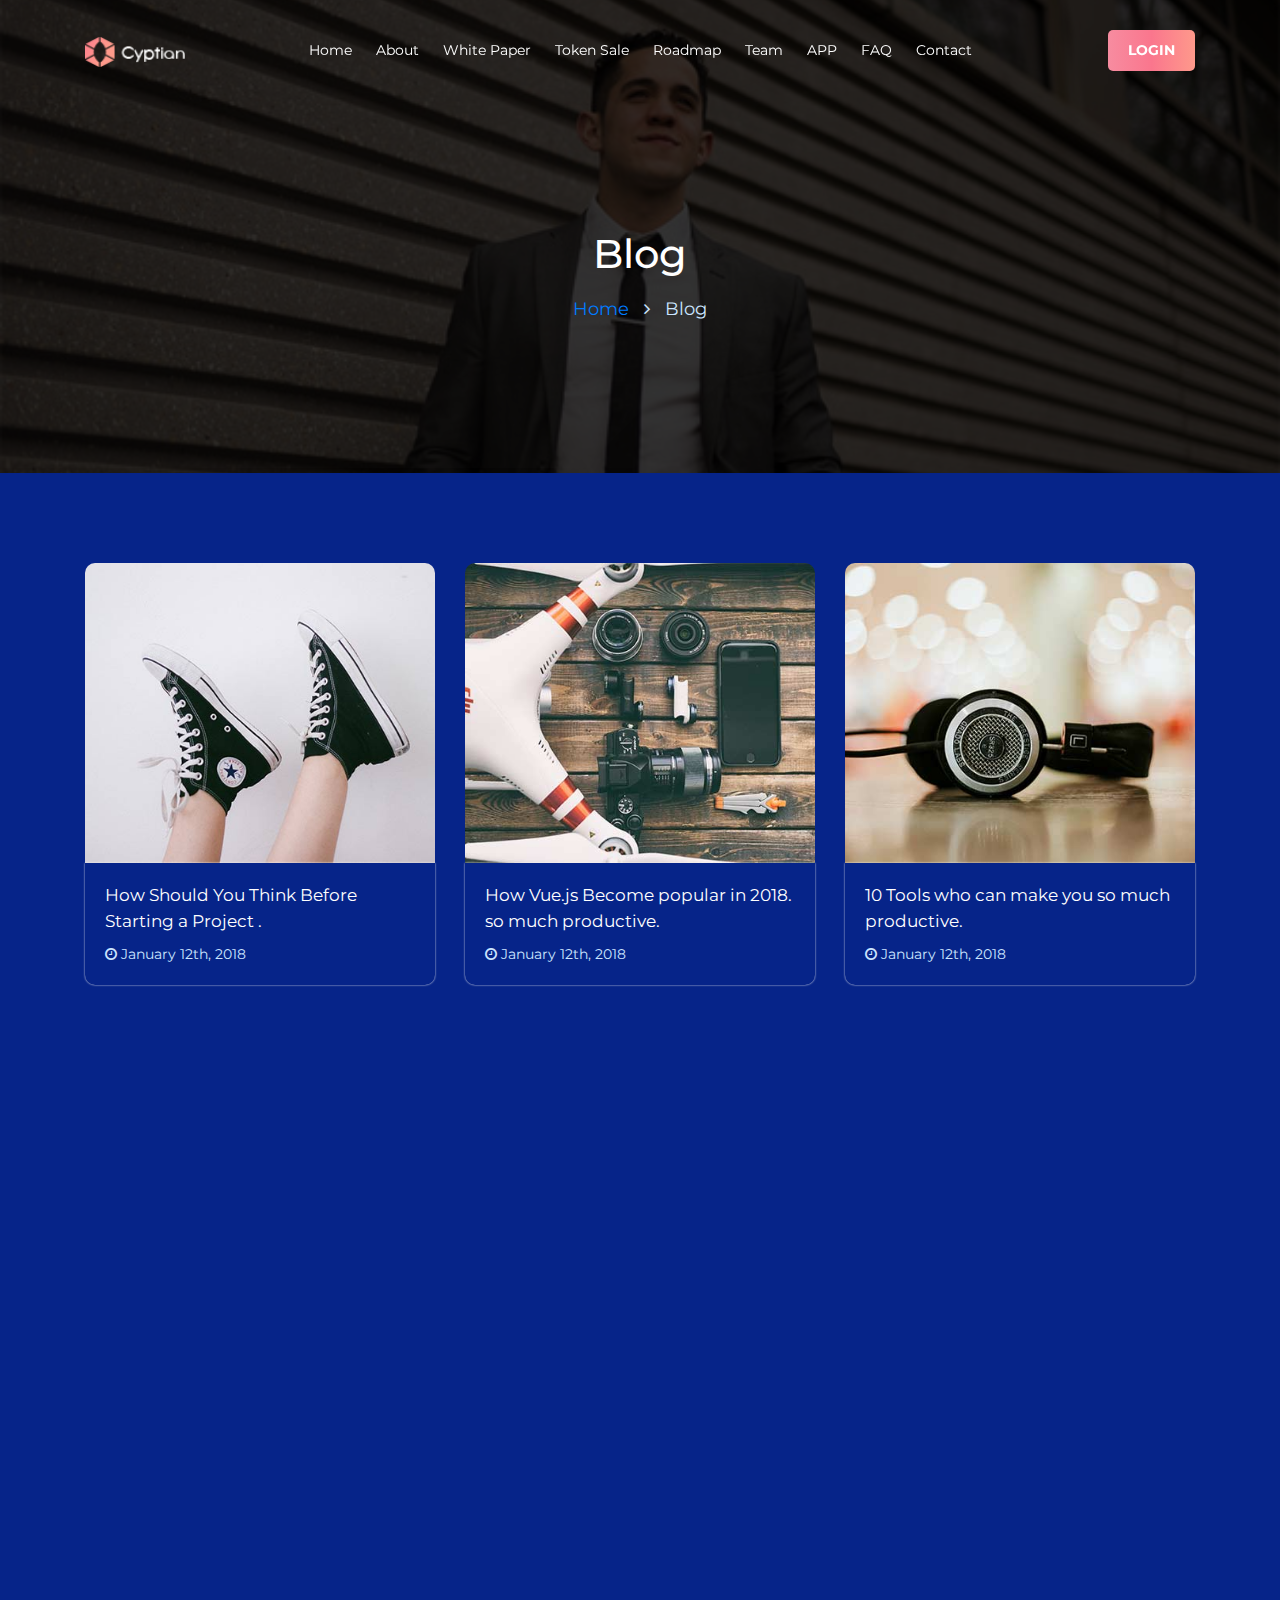
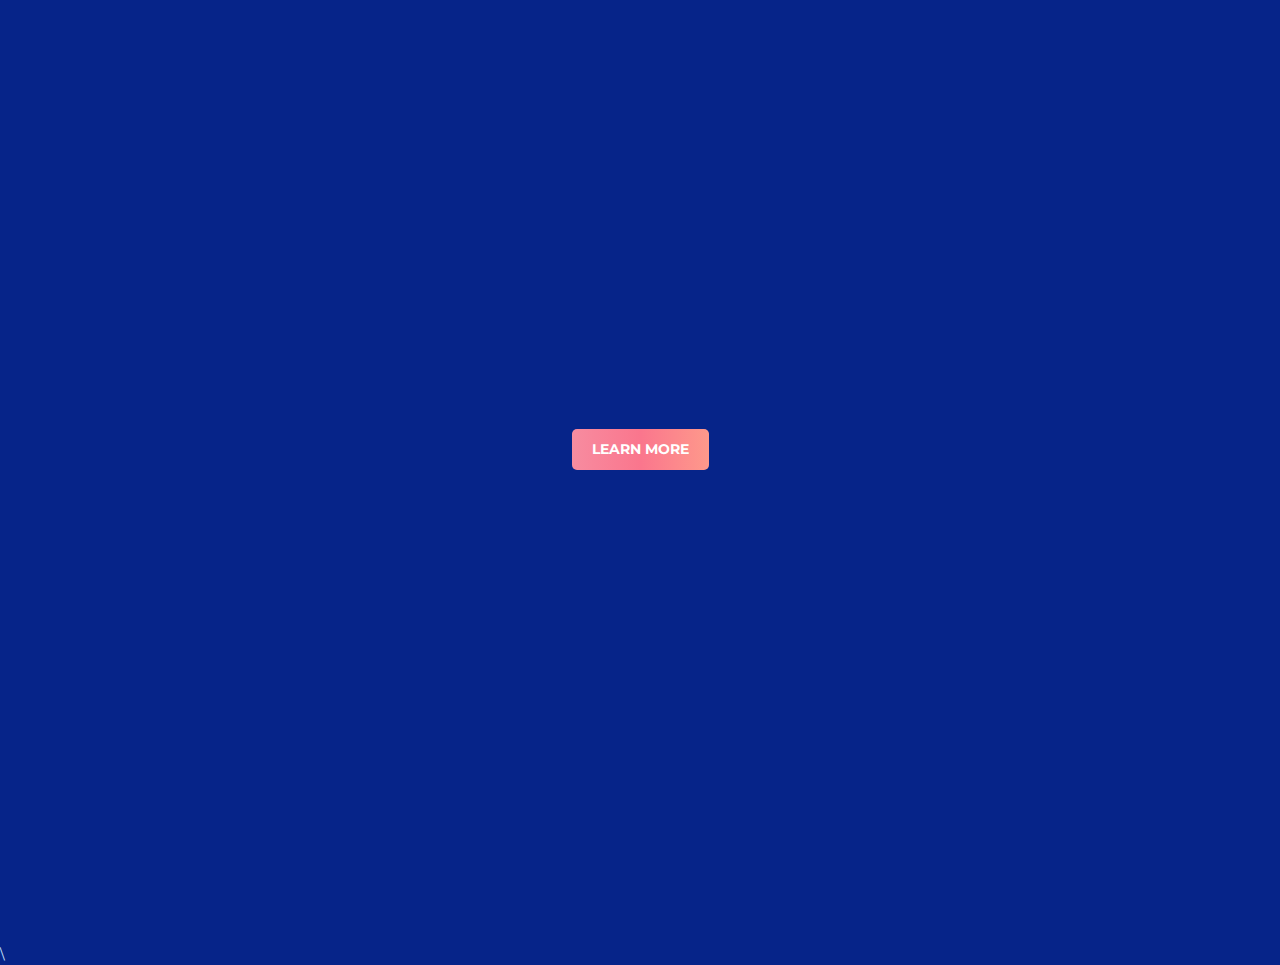
<file: blog.html>
<!doctype html>
<html lang="en">
  <head>
    <title>Cyptian</title>
    <!-- Required meta tags -->
    <meta charset="utf-8">
    <meta name="viewport" content="width=device-width, initial-scale=1, shrink-to-fit=no">

    <!-- carousel CSS -->
    <link rel="stylesheet" href="assets/css/owl.carousel.min.css">
    <!--header icon CSS -->
    <link rel="icon" href="assets/img/fabicon.png">
    <!-- animations CSS -->
    <link rel="stylesheet" href="assets/css/animate.min.css">
    <!-- font-awsome CSS -->
    <link rel="stylesheet" href="assets/css/font-awesome.min.css">
    <!-- Bootstrap CSS -->
    <link rel="stylesheet" href="assets/css/bootstrap.min.css">
    <!-- mobile menu CSS -->
    <link rel="stylesheet" href="assets/css/slicknav.min.css">
    <!--css animation-->
    <link rel="stylesheet" href="assets/css/animation.css">
    <!--css animation-->
    <link rel="stylesheet" href="assets/css/material-design-iconic-font.min.css">
    <!-- style CSS -->
    <link rel="stylesheet" href="style.css">
    <!-- responsive CSS -->
    <link rel="stylesheet" href="assets/css/responsive.css">
  </head>
  <body>
    <!--header area start-->
    <div class="header-area wow fadeInDown header-absolate" id="nav" data-0="position:fixed;" data-top-top="position:fixed;top:0;" data-edge-strategy="set">
        <div class="container">
            <div class="row">
                <div class="col-4 d-block d-lg-none">
                    <div class="mobile-menu"></div>
                </div>
                <div class="col-4 col-lg-2">
                    <div class="logo-area">
                        <a href="#"><img src="assets/img/logo-top.png" alt=""></a>
                    </div>
                </div>
                <div class="col-4 col-lg-8 d-none d-lg-block">
                    <div class="main-menu text-center">
                        <nav>
                            <ul id="slick-nav">
                                <li><a class="scroll" href="#home">home</a>
                                    <ul>
                                        <li><a href="index.html">Version 1</a></li>
                                        <li><a href="index2.html">Version 2</a></li>
                                        <li><a href="blog.html">blog</a></li>
                                        <li><a href="single-blog.html">single blog</a></li>
                                    </ul>
                                </li>
                                <li><a class="scroll" href="#about">About</a>
                                </li>
                                <li><a class="scroll" href="#Paper">White Paper</a></li>
                                <li><a class="scroll" href="#token">Token Sale</a></li>
                                <li><a class="scroll" href="#roadmap">Roadmap</a></li>
                                <li><a class="scroll" href="#team">Team</a></li>
                                <li><a class="scroll" href="#apps">APP</a></li>
                                <li><a class="scroll" href="#faq">FAQ</a></li>
                                <li><a class="scroll" href="#contact">Contact</a></li>
                            </ul>
                        </nav>
                    </div>
                </div>
                <div class="col-4 col-lg-2 text-right">
                    <a href="#" class="logibtn gradient-btn">login</a>
                </div>
                
            </div>
        </div>
    </div>
    <!--header area end-->

    <!--welcome area start-->
    <div class="welcome-area bv wow fadeInUp" id="home">
        <div class="container">
            <div class="row">
                <div class="col-12 text-center">
                    <div class="welcome-header">
                        <h1>blog</h1>
                        <div class="space-10"></div>
                        <a href="index2.html">home</a> <i class="fa fa-angle-right"></i> blog
                    </div>
                </div>
            </div>
        </div>
    </div>
    <!--welcome area end-->

    <!--blog area start-->
    <div class="blog-v wow fadeInUp section-padding" id="blog">
        <div class="container">
            <div class="row">
                <div class="col-12 col-lg-4">
                    <div class="single-blog wow fadeInUp">
                        <div class="single-blog-image blog-bg-1"></div>
                        <div class="single-blog-text">
                            <a href="single-blog.html">How Should You Think Before Starting a Project .</a>
                            <div class="space-10"></div>
                            <small> <i class="fa fa-clock-o"></i> January 12th, 2018</small>
                        </div>
                    </div>
                </div>
                <div class="col-12 col-lg-4">
                    <div class="single-blog wow fadeInUp">
                        <div class="single-blog-image blog-bg-2"></div>
                        <div class="single-blog-text">
                            <a href="single-blog.html">How Vue.js Become popular in 2018. so much productive. </a>
                            <div class="space-10"></div>
                            <small> <i class="fa fa-clock-o"></i> January 12th, 2018</small>
                        </div>
                    </div>
                </div>
                <div class="col-12 col-lg-4">
                    <div class="single-blog wow fadeInUp">
                        <div class="single-blog-image blog-bg-3"></div>
                        <div class="single-blog-text">
                            <a href="single-blog.html">10 Tools who can make you so much productive.</a>
                            <div class="space-10"></div>
                            <small> <i class="fa fa-clock-o"></i> January 12th, 2018</small>
                        </div>
                    </div>
                </div>
            </div>
            <div class="space-30"></div>
            <div class="row">
                <div class="col-12 col-lg-4">
                    <div class="single-blog wow fadeInUp">
                        <div class="single-blog-image blog-bg-4"></div>
                        <div class="single-blog-text">
                            <a href="single-blog.html">Tesla, Reporting Bigger Loss hard work much productive.</a>
                            <div class="space-10"></div>
                            <small> <i class="fa fa-clock-o"></i> January 12th, 2018</small>
                        </div>
                    </div>
                </div>
                <div class="col-12 col-lg-4">
                    <div class="single-blog wow fadeInUp">
                        <div class="single-blog-image blog-bg-5"></div>
                        <div class="single-blog-text">
                            <a href="single-blog.html">Daily Report: Removing Checks much productive. </a>
                            <div class="space-10"></div>
                            <small> <i class="fa fa-clock-o"></i> January 12th, 2018</small>
                        </div>
                    </div>
                </div>
                <div class="col-12 col-lg-4">
                    <div class="single-blog wow fadeInUp">
                        <div class="single-blog-image blog-bg-6"></div>
                        <div class="single-blog-text">
                            <a href="single-blog.html">Hubert L. Dreyfus, Philosopher of the
                            Limits </a>
                            <div class="space-10"></div>
                            <small> <i class="fa fa-clock-o"></i> January 12th, 2018</small>
                        </div>
                    </div>
                </div>
            </div>
            <div class="space-30"></div>
            <div class="row">
                <div class="col-12 col-lg-4">
                    <div class="single-blog wow fadeInUp">
                        <div class="single-blog-image blog-bg-7"></div>
                        <div class="single-blog-text">
                            <a href="single-blog.html">Microsoft Looks to Regain Lost Ground 
                            in the Classroom</a>
                            <div class="space-10"></div>
                            <small> <i class="fa fa-clock-o"></i> January 12th, 2018</small>
                        </div>
                    </div>
                </div>
                <div class="col-12 col-lg-4">
                    <div class="single-blog wow fadeInUp">
                        <div class="single-blog-image blog-bg-8"></div>
                        <div class="single-blog-text">
                            <a href="single-blog.html">Sent to Prison by a Software Program’s
                            Secret Algorithms </a>
                            <div class="space-10"></div>
                            <small> <i class="fa fa-clock-o"></i> January 12th, 2018</small>
                        </div>
                    </div>
                </div>
                <div class="col-12 col-lg-4">
                    <div class="single-blog wow fadeInUp">
                        <div class="single-blog-image blog-bg-9"></div>
                        <div class="single-blog-text">
                            <a href="single-blog.html">Amid Brick-and-Mortar Travails, a 
                            Tipping Point</a>
                            <div class="space-10"></div>
                            <small> <i class="fa fa-clock-o"></i> January 12th, 2018</small>
                        </div>
                    </div>
                </div>
            </div>
            <div class="space-50"></div>
            <div class="blog-blog-btn text-center">
                <a href="#" class="gradient-btn">learn  more</a>
            </div>
        </div>
    </div>
    <!--blog area end-->

    <!--footer area start-->
    <div class="footera-area section-padding wow fadeInDown">
        <div class="container">
            <div class="row">
                <div class="col-12 col-sm-6 col-lg-4">
                    <div class="single-footer">
                        <div class="logo-area footer">
                            <a href="#"><img src="assets/img/logo-top.png" alt=""></a>
                        </div>
                        <div class="space-20"></div>
                        <p>Swimming hundreds of feet beneath the ocean’s surface in many parts of the world are prolific architects called giant larvaceans. </p>
                        <div class="space-10"></div>
                        <p><!-- Link back to Colorlib can't be removed. Template is licensed under CC BY 3.0. -->
Copyright &copy;<script>document.write(new Date().getFullYear());</script> All rights reserved | This template is made with <i class="fa fa-heart-o" aria-hidden="true"></i> by <a href="https://colorlib.com" target="_blank">Colorlib</a>
<!-- Link back to Colorlib can't be removed. Template is licensed under CC BY 3.0. -->
</p>
                    </div>
                </div>
                <div class="col-12 col-sm-6 col-lg-2">
                    <div class="single-footer">
                        <ul>
                            <li><a href="#">About</a></li>
                            <li><a href="#">Token Sale</a></li>
                            <li><a href="#">Roadmap</a></li>
                            <li><a href="#">Contact</a></li>
                        </ul>
                    </div>
                </div>
                <div class="col-6 col-lg-2">
                    <div class="single-footer">
                        <ul>
                            <li><a href="#">White Paper</a></li>
                            <li><a href="#">Team</a></li>
                            <li><a href="#">APP</a></li>
                            <li><a href="#">FAQ</a></li>
                        </ul>
                    </div>
                </div>
                <div class="col-12 col-sm-6 col-lg-4">
                    <div class="single-footer">
                        <p>Subscribe to our Newsletter</p>
                        <div class="space-20"></div>
                        <div class="footer-form">
                            <form action="#">
                                <input type="email" placeholder="Email Address">
                                <a href="" class="gradient-btn subscribe">GO</a>
                            </form>
                        </div>
                    </div>
                </div>
            </div>
        </div>
    </div>
    <!--footer area end-->

    <!-- jquery 2.2.4 js-->
    <script src="assets/js/jquery-2.2.4.min.js"></script>
    <!-- popper js-->
    <script src="assets/js/popper.js"></script>
    <!-- carousel js-->
    <script src="assets/js/owl.carousel.min.js"></script>
    <!-- wow js-->
    <script src="assets/js/wow.min.js"></script>
    <!-- bootstrap js-->
    <script src="assets/js/bootstrap.min.js"></script>\
    <!--skroller js-->
    <script src="assets/js/skrollr.min.js"></script>
    <!--mobile menu js-->
    <script src="assets/js/jquery.slicknav.min.js"></script>
    <!--particle s-->
    <script src="assets/js/particles.min.js"></script>
    <!-- main js-->
    <script src="assets/js/main.js"></script>
  </body>
</html>
</file>
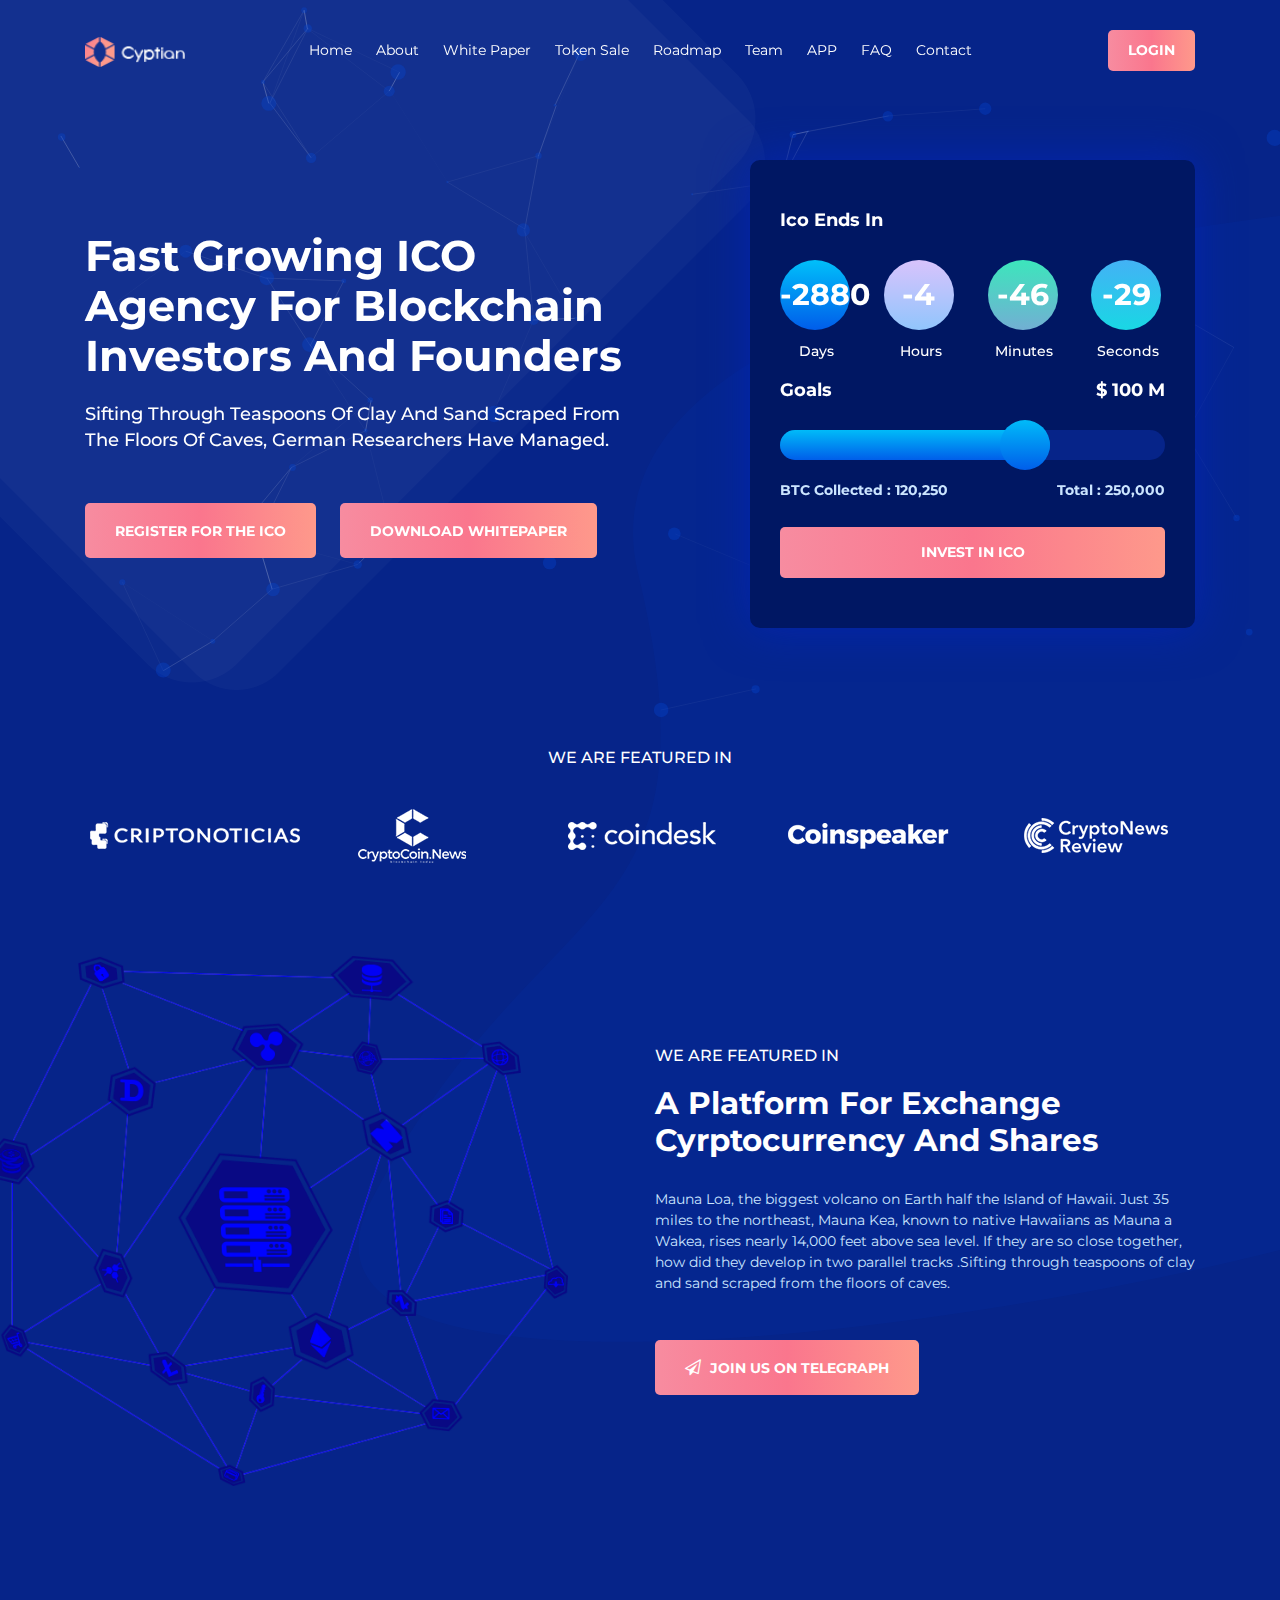
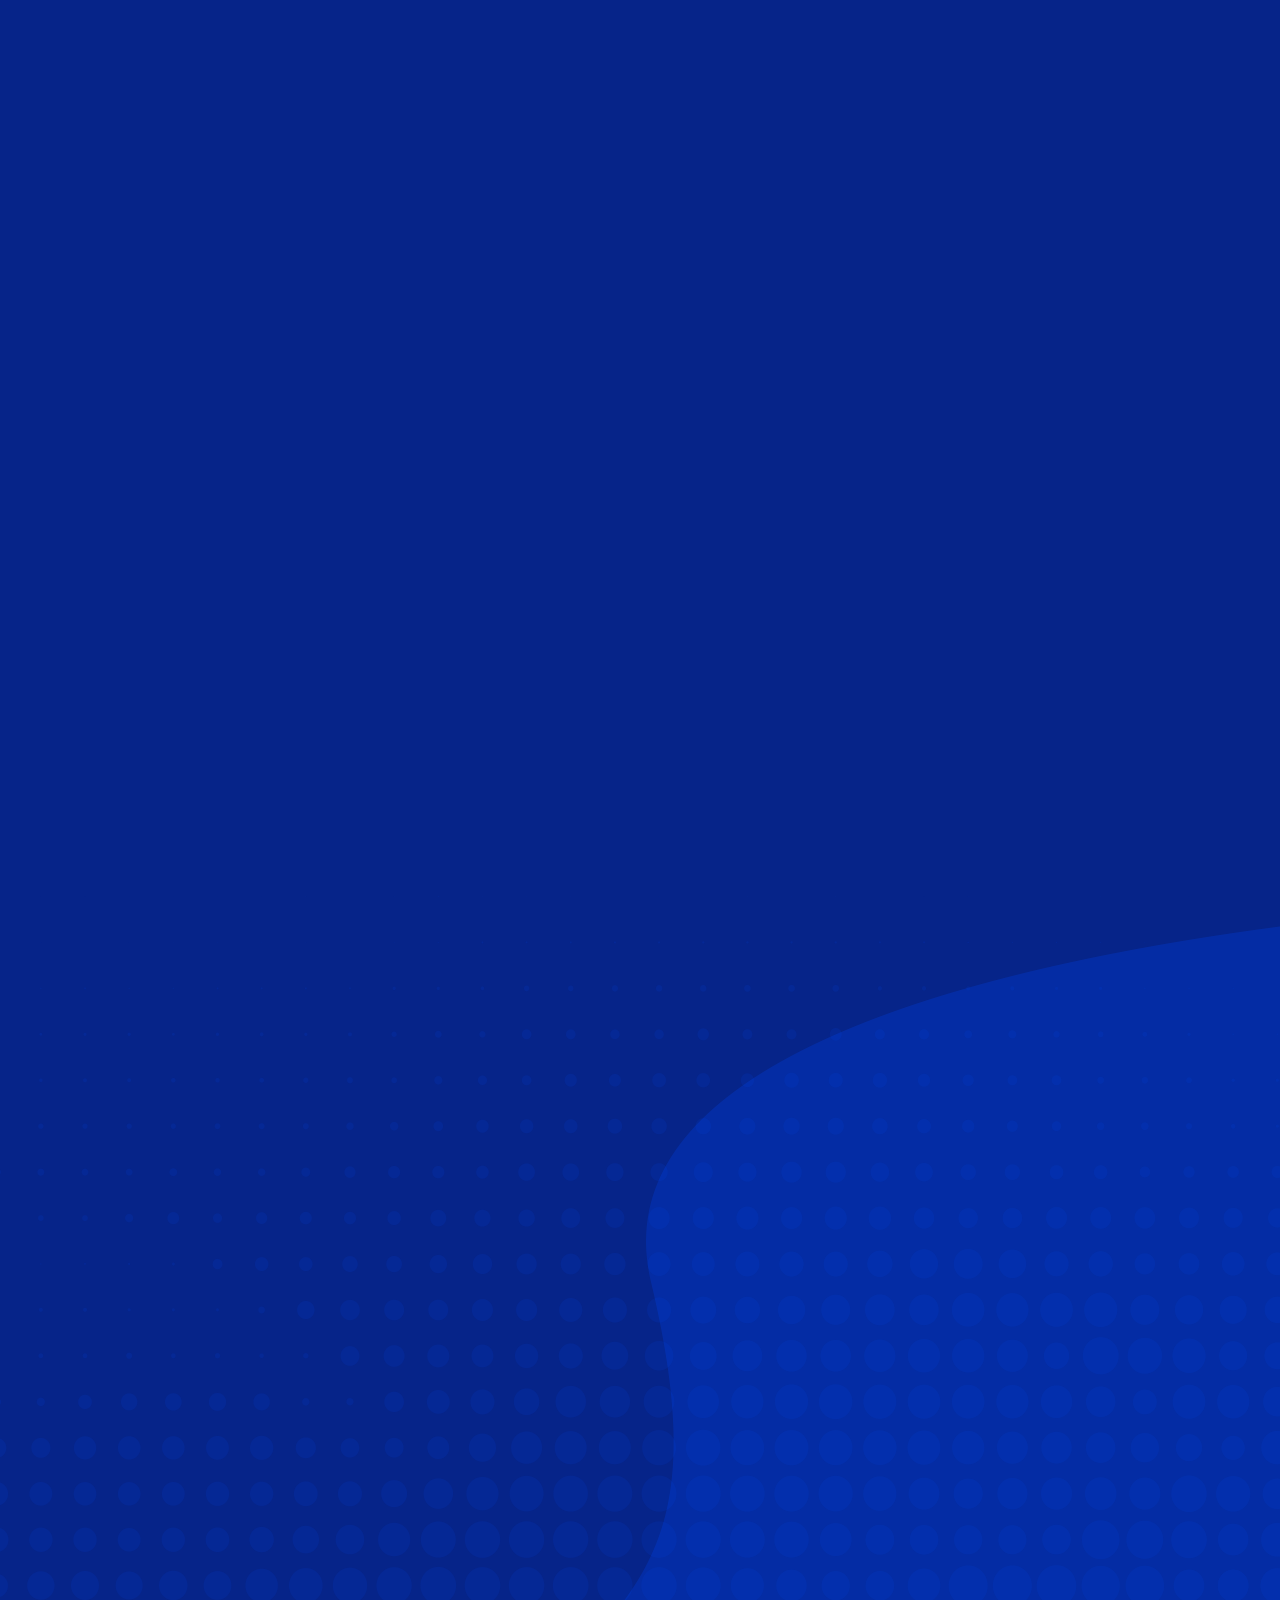
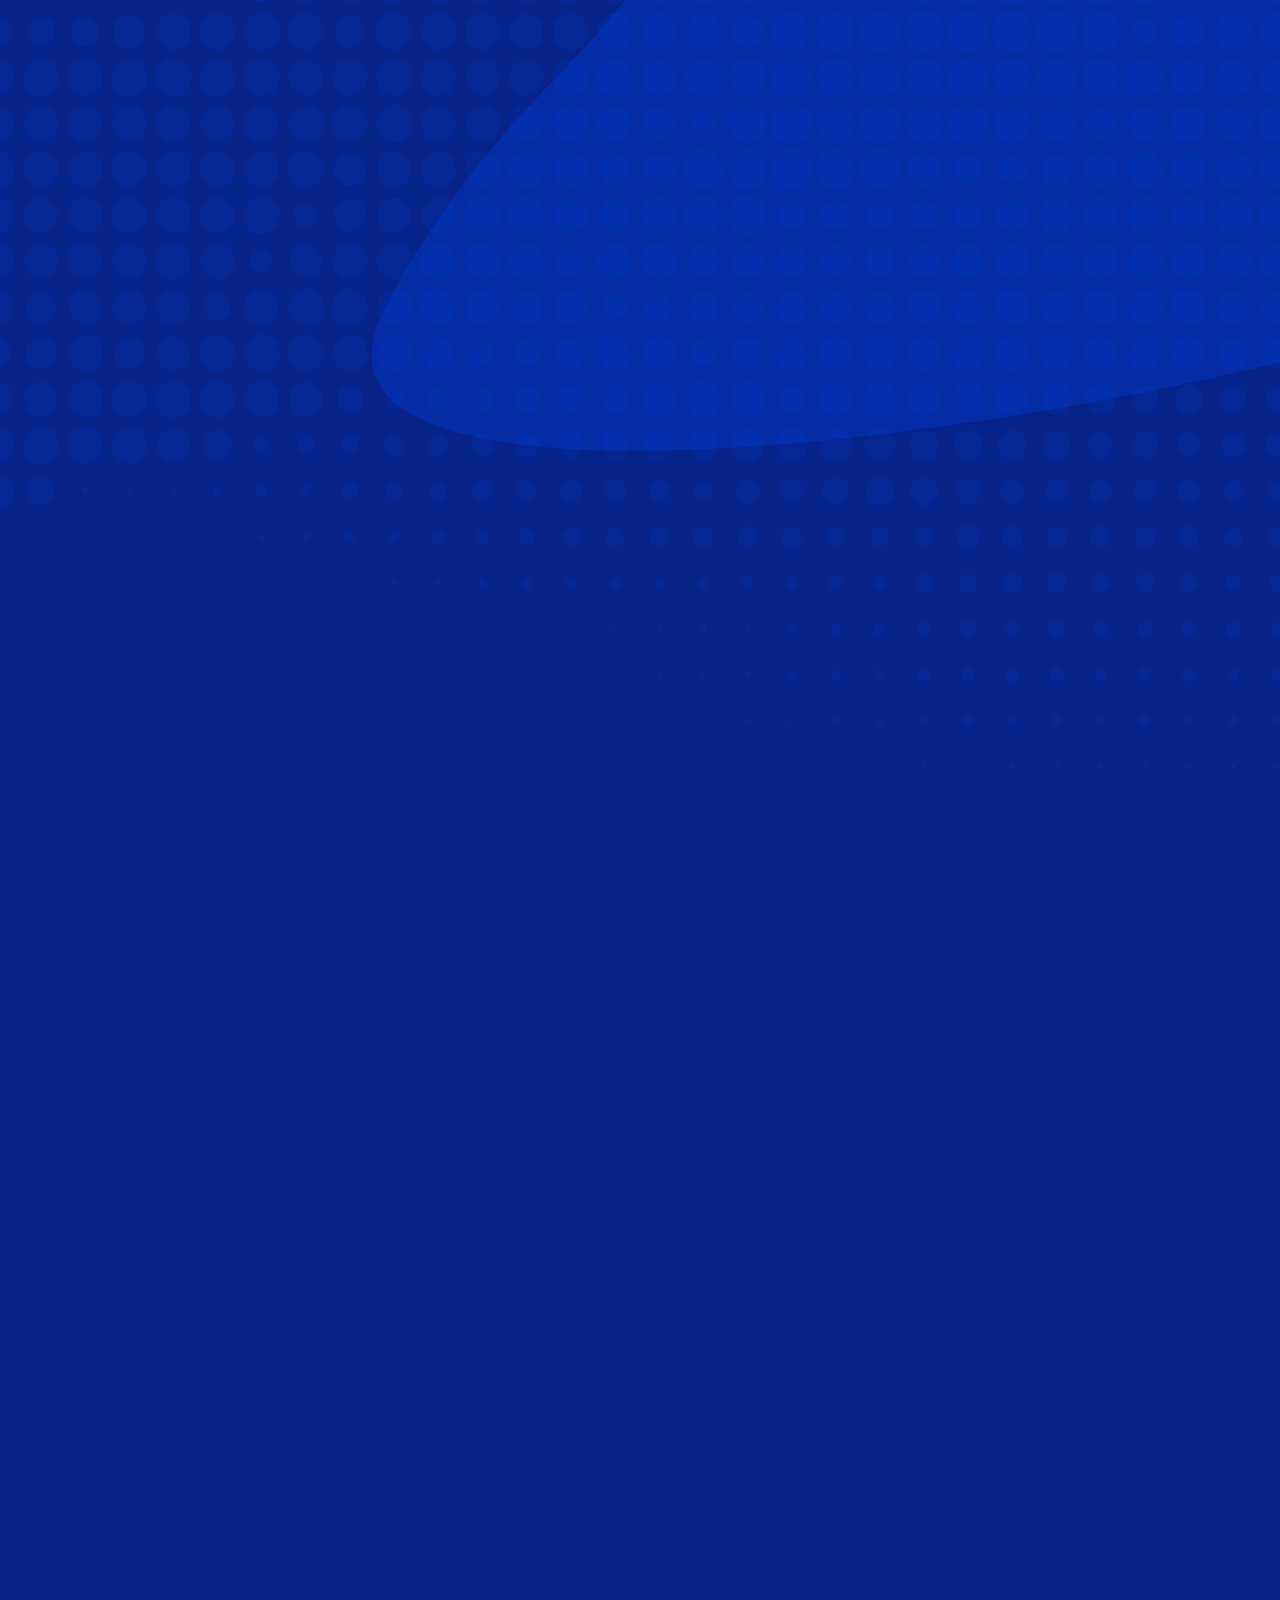
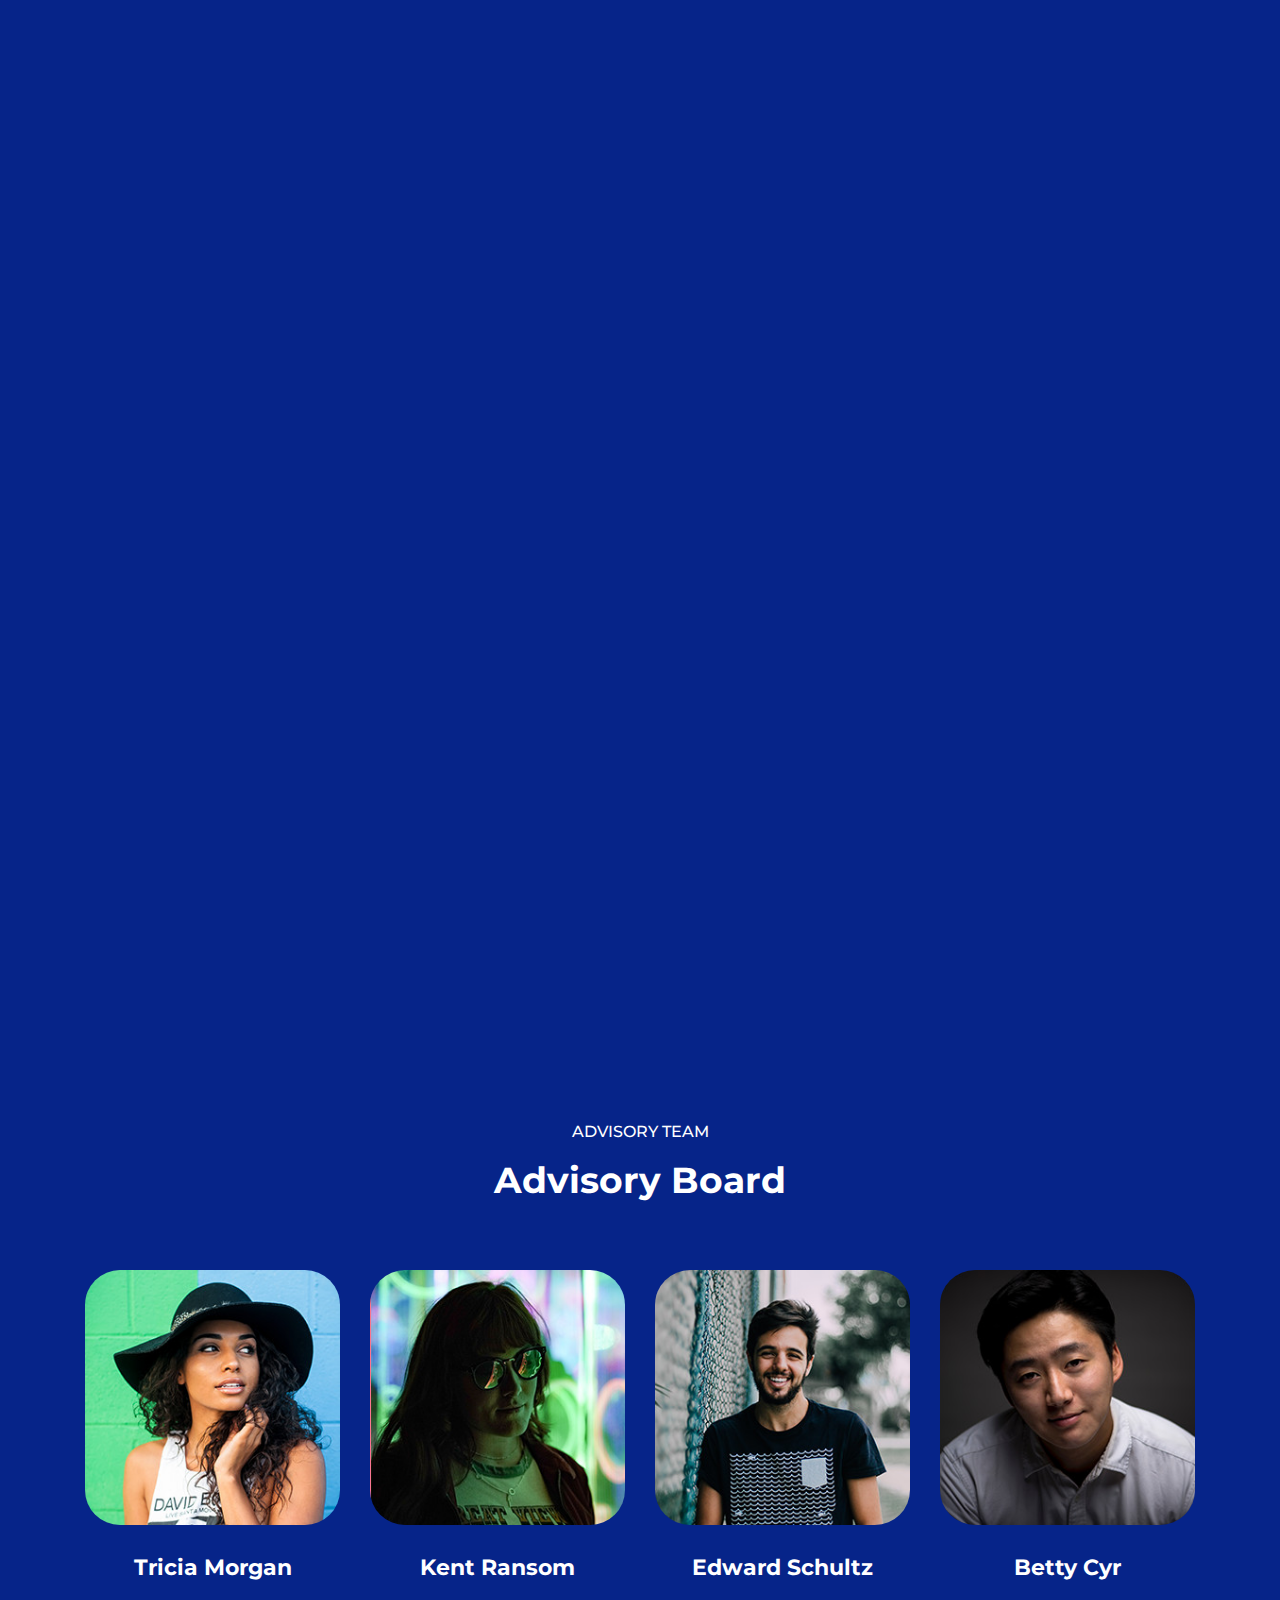
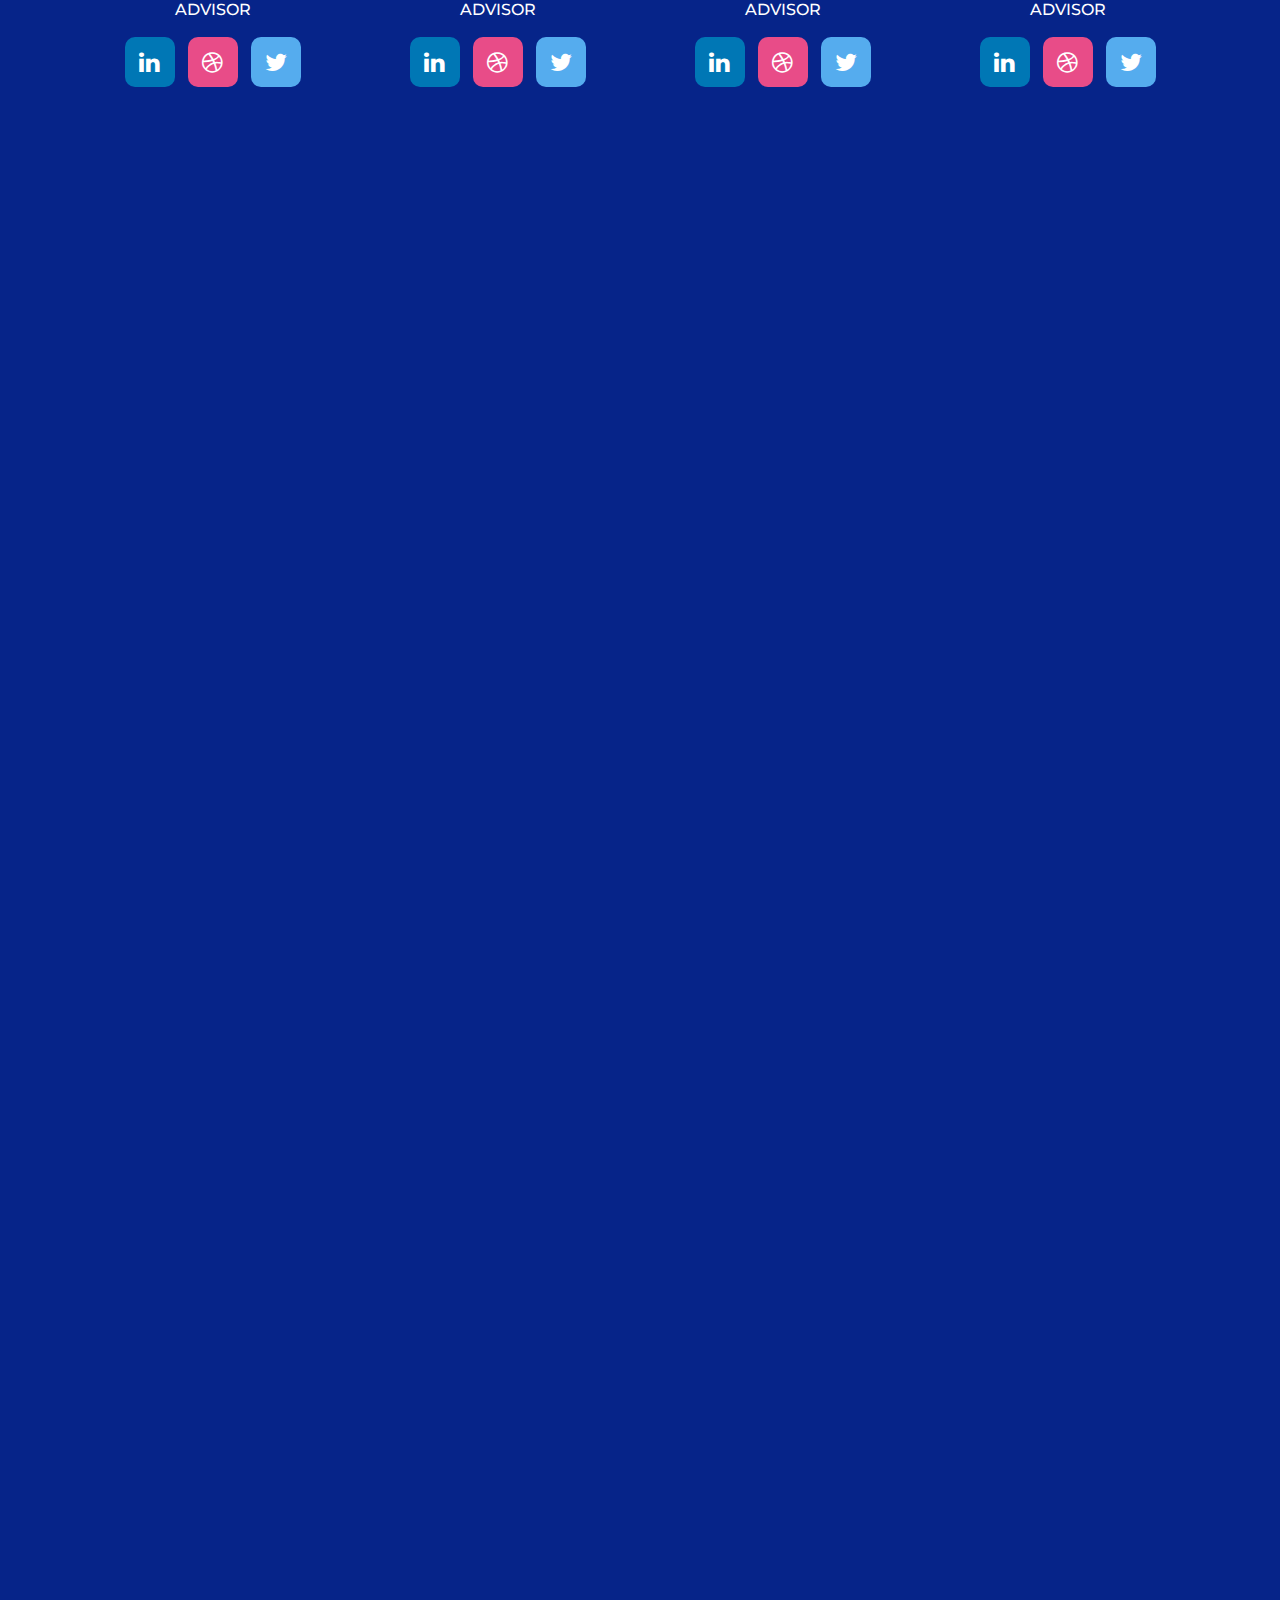
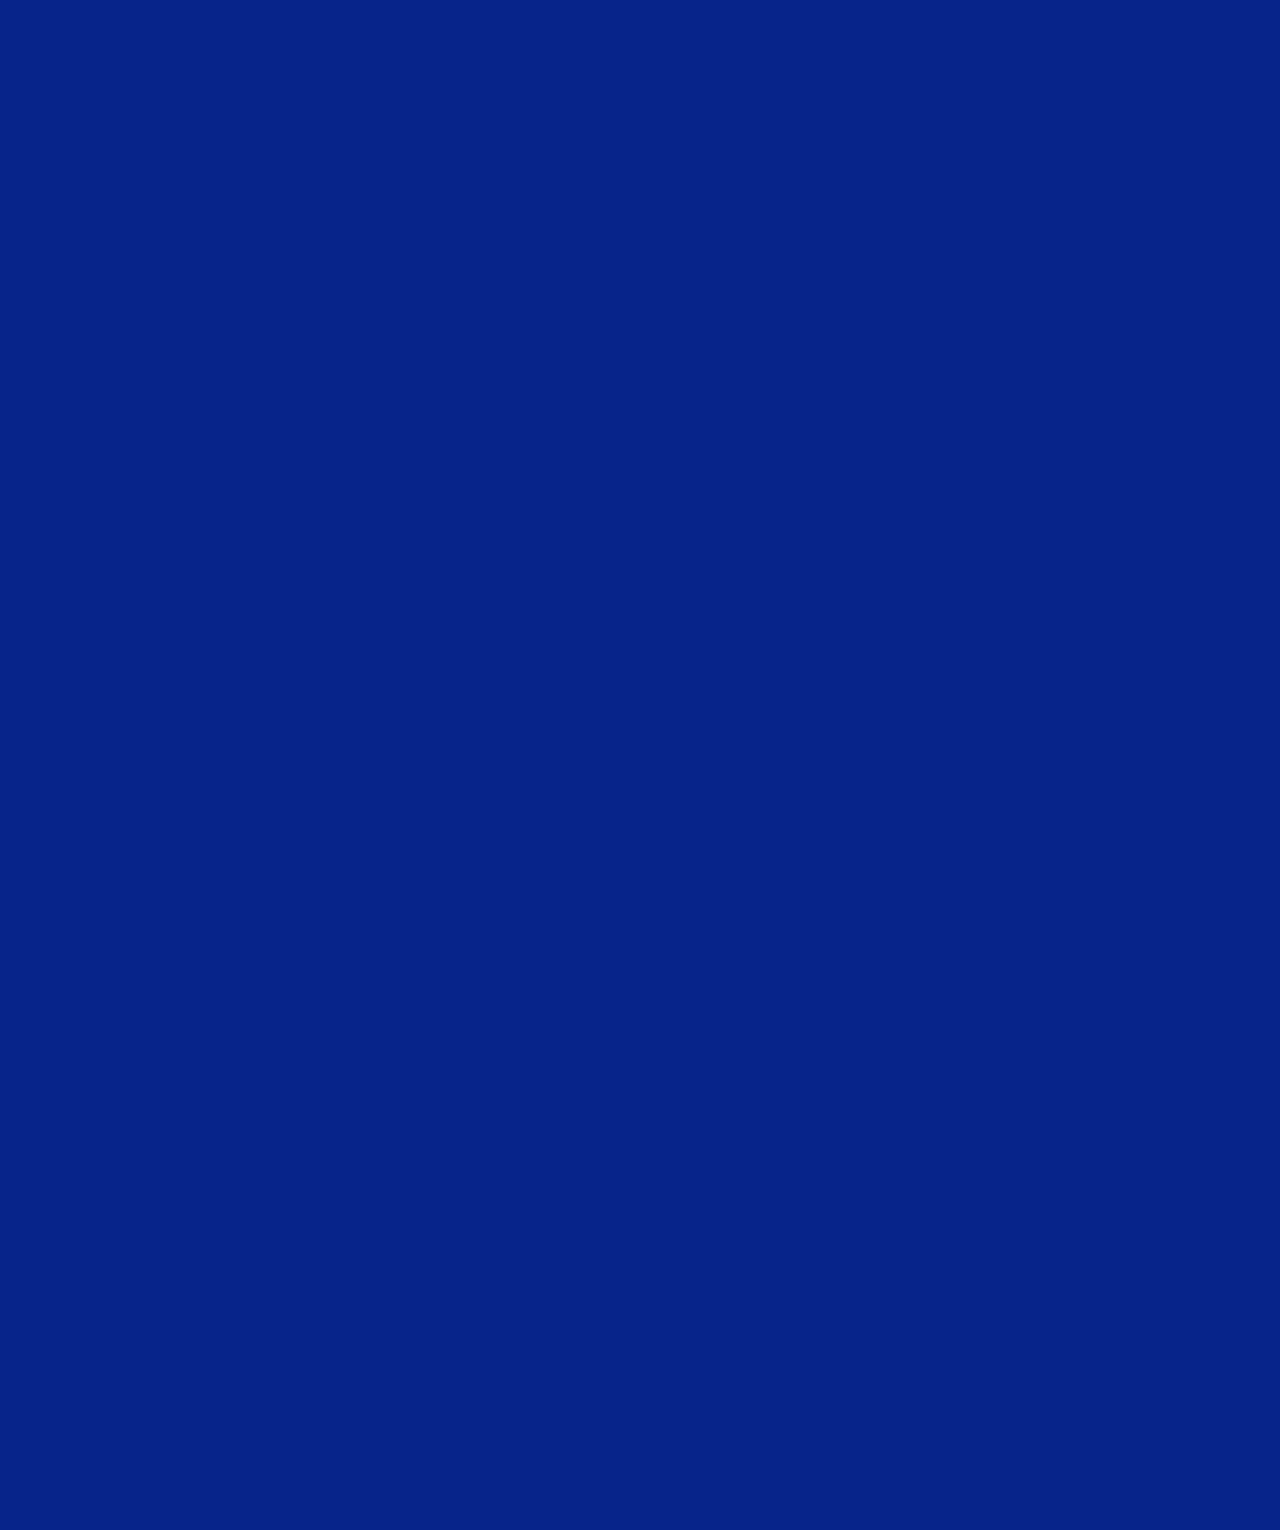
<file: index2.html>
<!doctype html>
<html lang="en">
  <head>
    <title>Cyptian</title>
    <!-- Required meta tags -->
    <meta charset="utf-8">
    <meta name="viewport" content="width=device-width, initial-scale=1, shrink-to-fit=no">

    <!-- carousel CSS -->
    <link rel="stylesheet" href="assets/css/owl.carousel.min.css">
    <!--header icon CSS -->
    <link rel="icon" href="assets/img/fabicon.png">
    <!-- animations CSS -->
    <link rel="stylesheet" href="assets/css/animate.min.css">
    <!-- font-awsome CSS -->
    <link rel="stylesheet" href="assets/css/font-awesome.min.css">
    <!-- Bootstrap CSS -->
    <link rel="stylesheet" href="assets/css/bootstrap.min.css">
    <!-- mobile menu CSS -->
    <link rel="stylesheet" href="assets/css/slicknav.min.css">
    <!--css animation-->
    <link rel="stylesheet" href="assets/css/animation.css">
    <!--css animation-->
    <link rel="stylesheet" href="assets/css/material-design-iconic-font.min.css">
    <!-- style CSS -->
    <link rel="stylesheet" href="style.css">
    <!-- responsive CSS -->
    <link rel="stylesheet" href="assets/css/responsive.css">
  </head>
  <body>
    <!--header area start-->
    <div class="header-area wow fadeInDown header-absolate" id="nav" data-0="position:fixed;" data-top-top="position:fixed;top:0;" data-edge-strategy="set">
        <div class="container">
            <div class="row">
                <div class="col-4 d-block d-lg-none">
                    <div class="mobile-menu"></div>
                </div>
                <div class="col-4 col-lg-2 ">
                    <div class="logo-area">
                        <a href="#"><img src="assets/img/logo-top.png" alt=""></a>
                    </div>
                </div>
                <div class="col-4 col-lg-8 d-none d-lg-block">
                    <div class="main-menu text-center">
                        <nav>
                            <ul id="slick-nav">
                                <li><a class="scroll" href="#home">home</a>
                                    <ul>
                                        <li><a href="index.html">Version 1</a></li>
                                        <li><a href="index2.html">Version 2</a></li>
                                        <li><a href="blog.html">blog</a></li>
                                        <li><a href="single-blog.html">single blog</a></li>
                                    </ul>
                                </li>
                                <li><a class="scroll" href="#about">About</a>
                                </li>
                                <li><a class="scroll" href="#Paper">White Paper</a></li>
                                <li><a class="scroll" href="#token">Token Sale</a></li>
                                <li><a class="scroll" href="#roadmap">Roadmap</a></li>
                                <li><a class="scroll" href="#team">Team</a></li>
                                <li><a class="scroll" href="#apps">APP</a></li>
                                <li><a class="scroll" href="#faq">FAQ</a></li>
                                <li><a class="scroll" href="#contact">Contact</a></li>
                            </ul>
                        </nav>
                    </div>
                </div>
                <div class="col-4 col-lg-2 text-right">
                    <a href="#" class="logibtn gradient-btn">login</a>
                </div>
                
            </div>
        </div>
    </div>
    <!--header area end-->
    
    <!--welcome area start-->
    <div class="welcome-area v2 wow fadeInUp" id="home">
        <div id="particles-js"></div>
        <div class="container">
            <div class="row">
                <div class="col-12 col-lg-6 align-self-center">
                    <div class="welcome-right">
                        <div class="welcome-text">
                             <h1>Fast Growing ICO 
                            Agency for Blockchain
                            Investors and Founders </h1>
                            <h4>Sifting through teaspoons of clay and sand scraped from the 
    floors of caves, German researchers have managed.</h4>
                        </div>
                        <div class="welcome-btn">
                            <a href="#" class="gradient-btn v2 mr-20">Register for the ICO</a>
                            <a href="#" class="gradient-btn v2">Download Whitepaper</a>
                        </div>
                    </div>
                </div>
                <div class="col-12 col-lg-5 offset-1">
                    <div class="v2 welcome-progress">
                        <h4>ico ends in</h4>
                        <div class="progress-time">
                            <div class="row">
                               <div class="col">
                                   <span id="days" class="timeOne"></span>
                                   <h5>days</h5>
                               </div>
                               <div class="col">
                                   <span id="hours" class="timeTwo"></span>
                                   <h5>hours</h5>
                               </div>
                               <div class="col">
                                   <span id="minutes" class="timeTrhee"></span>
                                    <h5>minutes</h5>
                               </div>
                               <div class="col">
                                   <span id="seconds" class="timeFour"></span>
                                   <h5>seconds</h5>
                               </div>
                           </div>
                        </div>
                        <div class="space-10"></div>
                        <div class="prgress-bar">
                            <div class="row">
                                <div class="col">
                                    <div class="single-prgress-w">
                                        <p>goals</p>
                                    </div>
                                </div>
                                <div class="col">
                                    <div class="single-prgress-w text-right">
                                        <p>$ 100 m</p>
                                    </div>
                                </div>
                            </div>
                            <div class="progress v2">
                                <div class="progress-bar" role="progressbar" aria-valuenow="70" aria-valuemin="0" aria-valuemax="100" style="width:70%">
                                  <span class="sr-only">70% Complete</span>
                                </div>
                            </div>
                            <div class="row">
                                <div class="col">
                                    <div class="single-prgress-b">
                                        <p>BTC Collected : 120,250</p>
                                    </div>
                                </div>
                                <div class="col">
                                    <div class="single-prgress-b text-right">
                                        <p>Total : 250,000</p>
                                    </div>
                                </div>
                            </div>
                        </div>
                        <div class="space-10"></div>
                        <a href="#" class="gradient-btn">Invest in ico</a>
                    </div>
                </div>
            </div>
        </div>
    </div>
    <!--welcome area end-->

    <!--about area start-->
    <div class="about-area wow fadeInUp v2" id="about">
        <div class="space-30"></div>
        <div class="container">
            <div class="row">
                <div class="col-12 text-center">
                    <div class="heading">
                        <h5>We are featured in</h5>
                    </div>
                    <div class="space-30"></div>
                </div>
            </div>
            <div class="row">
                <div class="col-lg-12">
                    <div class="logo-carousel owl-carousel text-center">
                        <div class="single-logo-wrapper">
                            <div class="single-item">
                                <img src="assets/img/c-logo-1.png" alt="">
                            </div>
                        </div>
                        <div class="single-logo-wrapper">
                            <div class="single-item">
                                <img src="assets/img/c-logo-2.png" alt="">
                            </div>
                        </div>
                        <div class="single-logo-wrapper">
                            <div class="single-item">
                                <img src="assets/img/c-logo-3.png" alt="">
                            </div>
                        </div>
                        <div class="single-logo-wrapper">
                            <div class="single-item">
                                <img src="assets/img/c-logo-4.png" alt="">
                            </div>
                        </div>
                        <div class="single-logo-wrapper">
                            <div class="single-item">
                                <img src="assets/img/c-logo-5.png" alt="">
                            </div>
                        </div>
                        <div class="single-logo-wrapper">
                            <div class="single-item">
                                <img src="assets/img/c-logo-3.png" alt="">
                            </div>
                        </div>
                        <div class="single-logo-wrapper">
                            <div class="single-item">
                                <img src="assets/img/c-logo-2.png" alt="">
                            </div>
                        </div>
                        <div class="single-logo-wrapper">
                            <div class="single-item">
                                <img src="assets/img/c-logo-5.png" alt="">
                            </div>
                        </div>
                    </div>
                </div>
            </div>
            <div class="space-90"></div>
            <div class="row">
                <div class="col-12 col-md-6">
                    <div class="about-mid-img">
                        <img src="assets/img/about-left.png" alt="">
                    </div>
                </div>
                <div class="col-12 col-md-6 align-self-center">
                    <div class="heading">
                        <h5>We are featured in</h5>
                    </div>
                    <div class="about-mid-text">
                        <h1>A Platform for Exchange 
                        Cyrptocurrency and shares</h1>
                        <div class="space-10"></div>
                        <p>Mauna Loa, the biggest volcano on Earth  half the Island of Hawaii. Just 35 miles to the northeast, Mauna Kea, known to native Hawaiians as Mauna a Wakea, rises nearly 14,000 feet above sea level.  If they are so close together, how did they develop in two parallel tracks .Sifting through teaspoons of clay and sand scraped from the floors of caves.</p>
                    </div>
                    <div class="space-30"></div>
                    <a href="#" class="gradient-btn v2 about-btn"> <i class="fa fa-send-o"></i> join us on telegraph</a>
                </div>
            </div>
        </div>
        <div class="space-90"></div>
    </div>
    <!--about area end-->

    <!--single about area start-->
    <div class="single-about-area wow fadeInUp">
        <div class="container">
            <div class="row">
                <div class="col-lg-4">
                    <a href="#" class="single-about">
                        <div class="single-about-img">
                            <img src="assets/img/about-icon-1.png" alt="">
                        </div>
                        <div class="single-about-text">
                            <h4>Exciting Opportunity</h4>
                            <p>The recording starts with the patter of a summer squall. Later, a drifting tone like that of a not quite tuned in radio station rises and for a while drowns</p>
                        </div>
                    </a>
                </div>
                <div class="col-lg-4">
                    <a href="#" class="single-about">
                        <div class="single-about-img">
                            <img src="assets/img/about-icon-2.png" alt="">
                        </div>
                        <div class="single-about-text">
                            <h4>Vetted ICO Marketplace</h4>
                            <p>The recording starts with the patter of a summer squall. Later, a drifting tone like that of a not quite tuned in radio station rises and for a while drowns</p>
                        </div>
                    </a>
                </div>
                <div class="col-lg-4">
                    <a href="#" class="single-about">
                        <div class="single-about-img">
                            <img src="assets/img/about-icon-3.png" alt="">
                        </div>
                        <div class="single-about-text">
                            <h4>Diverse Profit Ways</h4>
                            <p>The recording starts with the patter of a summer squall. Later, a drifting tone like that of a not quite tuned in radio station rises and for a while drowns</p>
                        </div>
                    </a>
                </div>
            </div>
        </div>
    </div>
    <!--single about area end-->

    <!--Documentation area start-->
    <div class="section-padding wow fadeInUp documentation-area" id="Paper">
        <div class="container">
            <div class="row">
                <div class="col-12 text-center">
                    <div class="heading">
                        <h5>Whitepaper</h5>
                        <div class="space-10"></div>
                        <h1>Download Documentation</h1>
                    </div>
                    <div class="space-60"></div>
                </div>
            </div>
            <div class="row text-center">
                <div class="col-6 col-lg">
                    <div class="single-document">
                        <div class="document-flag">
                            <img src="assets/img/flag-1.png" alt="">
                        </div>
                        <button class="single-document-text">
                            <span>English</span>
                        </button>
                    </div>
                </div>
                <div class="col-6 col-lg">
                    <div class="single-document">
                        <div class="document-flag">
                            <img src="assets/img/flag-2.png" alt="">
                        </div>
                        <button class="single-document-text">
                            <span>Spanish</span>
                        </button>
                    </div>
                </div>
                <div class="col-6 col-lg">
                    <div class="single-document">
                        <div class="document-flag">
                            <img src="assets/img/flag-3.png" alt="">
                        </div>
                        <button class="single-document-text">
                            <span>Russian</span>
                        </button>
                    </div>
                </div>
                <div class="col-6 col-lg">
                    <div class="single-document">
                        <div class="document-flag">
                            <img src="assets/img/flag-4.png" alt="">
                        </div>
                        <button class="single-document-text">
                            <span>Arabic</span>
                        </button>
                    </div>
                </div>
                <div class="col-6 col-lg">
                    <div class="single-document">
                        <div class="document-flag">
                            <img src="assets/img/flag-5.png" alt="">
                        </div>
                        <button class="single-document-text">
                            <span>Portuguese</span>
                        </button>
                    </div>
                </div>
            </div>
        </div>
    </div>
    <!--Documentation area end-->
    
    <!--distibution-bg start-->
    <div class="distibution-bg v2"> 
        <!---distibution area start-->
        <div class="distibution wow fadeInUp" id="token">
            <div class="container">
                <div class="row">
                    <div class="col-12 text-center">
                    <div class="heading">
                        <h5>Token Distribution</h5>
                        <div class="space-10"></div>
                        <h1>initial distibution</h1>
                    </div>
                    <div class="space-60"></div>
                </div>
                </div>
                <div class="row">
                    
                    <div class="col-6 text-right">
                        <div class="distibution-svg distibution-svg-1">
                            <img src="assets/img/token-top.png" alt="">
                        </div>
                    </div>
                    <div class="col-6">
                        <div class="distibution-d item-1">
                            <ul>
                                <li class="distibution-list-1"><span>15% </span>Build Up Team</li>
                                <li class="distibution-list-2"><span>50% </span>ICO Investors</li>
                                <li class="distibution-list-3"><span>25% </span>Branding & Marketing</li>
                                <li class="distibution-list-4"><span>10% </span>Bounty </li>
                            </ul>
                        </div>
                    </div>
                </div>
                <div class="space-90"></div>
                <div class="row">
                    <div class="col-12 text-center">
                    <div class="heading">
                        <h5>Sale breakdown</h5>
                        <div class="space-10"></div>
                        <h1>Token Sales Contribution</h1>
                    </div>
                    <div class="space-90"></div>
                </div>
                </div>
                <div class="row">
                    <div class="col-2 text-right">
                        <div class="distibution-d distibution-d-2">
                            <ul>
                                <li class="distibution-list-5"><span>40% </span>HR & Development</li>
                                <li class="distibution-list-6"><span>30% </span>Branding & Markting</li>
                                <li class="distibution-list-7"><span>20% </span>Posiblle Buyout</li>
                                <li class="distibution-list-8"><span>10% </span>Legal Advisory </li>
                            </ul>
                        </div>
                    </div>
                    <div class="col-10">
                        <div class="distibution-svg distibution-svg-2">
                            <img src="assets/img/token-bottom.png" alt="">
                        </div>
                    </div>
                </div>
            </div>
            <div class="space-90"></div>
        </div>
        <!---distibution area end-->
    </div>
    <!--distibution-bg end-->

    <!--roadmap area start-->
    <div class="roadmap-area section-padding wow fadeInUp" id="roadmap">
        <div class="container">
            <div class="row">
                <div class="col-12 text-center">
                    <div class="heading">
                        <h5>history Timeline</h5>
                        <div class="space-10"></div>
                        <h1>Development Roadmap</h1>
                    </div>
                    <div class="space-60 d-none d-sm-block"></div>
                </div>
            </div>
        </div>
        <div class="container">
            <div class="roadmap-carousel owl-carousel">
                <div class="roadmap-item">
                    <div class="single-roadmap text-center road-left">
                        <div class="single-roadmap-img">
                            <img src="assets/img/roadmap-1.png" alt="">
                        </div>
                        <div class="space-30"></div>
                        <div class="roadmap-text">
                            <p>01.03.2017</p>
                            <div class="space-10"></div>
                            <h5>Concept and whitepaper</h5>
                            <p>The recording starts with the patter of a summer squall. Later, a drifting tone like that of a in token.</p>
                        </div>
                    </div>
                </div>
                <div class="roadmap-item align-self-center">
                    <div class="single-roadmap road-right">
                        <div class="row">
                            <div class="col-5 align-self-center">
                                <div class="single-roadmap-img">
                                    <img src="assets/img/roadmap-2.png" alt="">
                                </div>
                            </div>
                            <div class="col-7">
                                <div class="roadmap-text">
                                    <p>21.06 .2017</p>
                                    <h5>Recruitment of Our team</h5>
                                    <p>The recording starts with the patter of a summer squall. Later, a drifting tone like that of a in token.</p>
                                </div>
                            </div>
                        </div>
                    </div>
                </div>
                <div class="roadmap-item">
                    <div class="single-roadmap text-center road-left">
                        <div class="single-roadmap-img">
                            <img src="assets/img/roadmap-4.png" alt="">
                        </div>
                        <div class="space-30"></div>
                        <div class="roadmap-text">
                            <p>31.08.2017</p>
                            <div class="space-10"></div>
                            <h5>Core Development</h5>
                            <p>The recording starts with the patter of a summer squall. Later, a drifting tone like that of a in token.</p>
                        </div>
                    </div>
                </div>
                <div class="roadmap-item align-self-center">
                    <div class="single-roadmap road-right">
                        <div class="row">
                            <div class="col-5 align-self-center">
                                <div class="single-roadmap-img">
                                    <img src="assets/img/roadmap-5.png" alt="">
                                </div>
                        
                            </div>
                            <div class="col-7">
                                <div class="roadmap-text">
                                    <p>31.11.2017</p>
                                    <h5>Main Development</h5>
                                    <p>The recording starts with the patter of a summer squall. Later, a drifting tone like that of a in token.</p>
                                </div>
                            </div>
                        </div>
                    </div>
                </div>
                <div class="roadmap-item">
                    <div class="single-roadmap text-center road-left">
                        <div class="single-roadmap-img">
                            <img src="assets/img/roadmap-4.png" alt="">
                        </div>
                        <div class="space-30"></div>
                        <div class="roadmap-text">
                            <p>31.08.2017</p>
                            <div class="space-10"></div>
                            <h5>Core Development</h5>
                            <p>The recording starts with the patter of a summer squall. Later, a drifting tone like that of a in token.</p>
                        </div>
                    </div>
                </div>
                <div class="roadmap-item align-self-center">
                    <div class="single-roadmap road-right">
                        <div class="row">
                            <div class="col-5 align-self-center">
                                <div class="single-roadmap-img">
                                    <img src="assets/img/roadmap-5.png" alt="">
                                </div>
                        
                            </div>
                            <div class="col-7">
                                <div class="roadmap-text">
                                    <p>31.11.2017</p>
                                    <h5>Main Development</h5>
                                    <p>The recording starts with the patter of a summer squall. Later, a drifting tone like that of a in token.</p>
                                </div>
                            </div>
                        </div>
                    </div>
                </div>
            </div>
        </div>
    </div>
    <!--roadmap area end-->

    <!--team-bg-->
    <div class="team-bg">
        <!--team area start-->
        <div class="team-area wow fadeInUp section-padding" id="team">
            <div class="container">
                <div class="row">
                    <div class="col-12 text-center">
                        <div class="heading">
                            <h5>core team</h5>
                            <div class="space-10"></div>
                            <h1>Our Superman</h1>
                        </div>
                        <div class="space-60"></div>
                    </div>
                </div>
                <div class="row text-center">
                    <div class="col-12 col-md-6 col-lg-3">
                        <div class="single-team">
                            <div class="single-team-img">
                                <img src="assets/img/superman-1.jpg" alt="">
                            </div>
                            <div class="space-30"></div>
                            <div class="single-team-content">
                                <h3>William Delisle</h3>
                                <div class="space-10"></div>
                                <h6>FOUNDER & CEO</h6>
                            </div>
                            <div class="space-10"></div>
                            <div class="single-team-social">
                                <ul>
                                    <li><a class="ico-1" href="#"><i class="fa fa-linkedin"></i></a></li>
                                    <li><a class="ico-2" href="#"><i class="fa fa-dribbble"></i></a></li>
                                    <li><a class="ico-3" href="#"><i class="fa fa-twitter "></i></a></li>
                                </ul>
                            </div>
                        </div>
                    </div>
                    <div class="col-12 col-md-6 col-lg-3">
                        <div class="single-team">
                            <div class="single-team-img">
                                <img src="assets/img/superman-2.jpg" alt="">
                            </div>
                            <div class="space-30"></div>
                            <div class="single-team-content">
                                <h3>Julius Book</h3>
                                <div class="space-10"></div>
                                <h6>SOFTWARE ENGINEER</h6>
                            </div>
                            <div class="space-10"></div>
                            <div class="single-team-social">
                                <ul>
                                    <li><a class="ico-1" href="#"><i class="fa fa-linkedin"></i></a></li>
                                    <li><a class="ico-2" href="#"><i class="fa fa-dribbble"></i></a></li>
                                    <li><a class="ico-3" href="#"><i class="fa fa-twitter "></i></a></li>
                                </ul>
                            </div>
                        </div>
                    </div>
                    <div class="col-12 col-md-6 col-lg-3">
                        <div class="single-team">
                            <div class="single-team-img">
                                <img src="assets/img/superman-6.jpg" alt="">
                            </div>
                            <div class="space-30"></div>
                            <div class="single-team-content">
                                <h3>Jessica Blair</h3>
                                <div class="space-10"></div>
                                <h6>MARKETING ANALYST</h6>
                            </div>
                            <div class="space-10"></div>
                            <div class="single-team-social">
                                <ul>
                                    <li><a class="ico-1" href="#"><i class="fa fa-linkedin"></i></a></li>
                                    <li><a class="ico-2" href="#"><i class="fa fa-dribbble"></i></a></li>
                                    <li><a class="ico-3" href="#"><i class="fa fa-twitter "></i></a></li>
                                </ul>
                            </div>
                        </div>
                    </div>
                    <div class="col-12 col-md-6 col-lg-3">
                        <div class="single-team">
                            <div class="single-team-img">
                                <img src="assets/img/superman-7.jpg" alt="">
                            </div>
                            <div class="space-30"></div>
                            <div class="single-team-content">
                                <h3>Nancy Burns</h3>
                                <div class="space-10"></div>
                                <h6>Head of Design</h6>
                            </div>
                            <div class="space-10"></div>
                            <div class="single-team-social">
                                <ul>
                                    <li><a class="ico-1" href="#"><i class="fa fa-linkedin"></i></a></li>
                                    <li><a class="ico-2" href="#"><i class="fa fa-dribbble"></i></a></li>
                                    <li><a class="ico-3" href="#"><i class="fa fa-twitter "></i></a></li>
                                </ul>
                            </div>
                        </div>
                    </div>
                </div>
            </div>
        </div>
        <div class="team-area team small">
            <div class="container">
                <div class="row">
                    <div class="col-12 text-center">
                        <div class="heading">
                            <h5>Advisory  team</h5>
                            <div class="space-10"></div>
                            <h1>Advisory Board</h1>
                        </div>
                        <div class="space-60"></div>
                    </div>
                </div>
                <div class="row text-center">
                    <div class="col-12 col-md-6 col-lg-3">
                        <div class="single-team">
                            <div class="single-team-img">
                                <img src="assets/img/superman-4.jpg" alt="">
                            </div>
                            <div class="space-30"></div>
                            <div class="single-team-content">
                                <h3>Tricia Morgan</h3>
                                <div class="space-10"></div>
                                <h6>ADVISOR</h6>
                            </div>
                            <div class="space-10"></div>
                            <div class="single-team-social">
                                <ul>
                                    <li><a class="ico-1" href="#"><i class="fa fa-linkedin"></i></a></li>
                                    <li><a class="ico-2" href="#"><i class="fa fa-dribbble"></i></a></li>
                                    <li><a class="ico-3" href="#"><i class="fa fa-twitter "></i></a></li>
                                </ul>
                            </div>
                        </div>
                    </div>
                    <div class="col-12 col-md-6 col-lg-3">
                        <div class="single-team">
                            <div class="single-team-img">
                                <img src="assets/img/superman-5.jpg" alt="">
                            </div>
                            <div class="space-30"></div>
                            <div class="single-team-content">
                                <h3>Kent Ransom</h3>
                                <div class="space-10"></div>
                                <h6>ADVISOR</h6>
                            </div>
                            <div class="space-10"></div>
                            <div class="single-team-social">
                                <ul>
                                    <li><a class="ico-1" href="#"><i class="fa fa-linkedin"></i></a></li>
                                    <li><a class="ico-2" href="#"><i class="fa fa-dribbble"></i></a></li>
                                    <li><a class="ico-3" href="#"><i class="fa fa-twitter "></i></a></li>
                                </ul>
                            </div>
                        </div>
                    </div>
                    <div class="col-12 col-md-6 col-lg-3">
                        <div class="single-team">
                            <div class="single-team-img">
                                <img src="assets/img/superman-6.jpg" alt="">
                            </div>
                            <div class="space-30"></div>
                            <div class="single-team-content">
                                <h3>Edward Schultz</h3>
                                <div class="space-10"></div>
                                <h6>ADVISOR</h6>
                            </div>
                            <div class="space-10"></div>
                            <div class="single-team-social">
                                <ul>
                                    <li><a class="ico-1" href="#"><i class="fa fa-linkedin"></i></a></li>
                                    <li><a class="ico-2" href="#"><i class="fa fa-dribbble"></i></a></li>
                                    <li><a class="ico-3" href="#"><i class="fa fa-twitter "></i></a></li>
                                </ul>
                            </div>
                        </div>
                    </div>
                    <div class="col-12 col-md-6 col-lg-3">
                        <div class="single-team">
                            <div class="single-team-img">
                                <img src="assets/img/superman-7.jpg" alt="">
                            </div>
                            <div class="space-30"></div>
                            <div class="single-team-content">
                                <h3>Betty Cyr</h3>
                                <div class="space-10"></div>
                                <h6>ADVISOR</h6>
                            </div>
                            <div class="space-10"></div>
                            <div class="single-team-social">
                                <ul>
                                    <li><a class="ico-1" href="#"><i class="fa fa-linkedin"></i></a></li>
                                    <li><a class="ico-2" href="#"><i class="fa fa-dribbble"></i></a></li>
                                    <li><a class="ico-3" href="#"><i class="fa fa-twitter "></i></a></li>
                                </ul>
                            </div>
                        </div>
                    </div>
                </div>
            </div>
            <div class="space-30"></div>
        </div>
        <!--team area end-->

        <!--apps area start-->
        <div class="apps-area section-padding wow fadeInUp" id="apps">
            <div class="container">
                <div class="row">
                    <div class="col-12 col-lg-5 offset-1 align-self-center">
                        <div class="heading">
                            <h5>Advisory  team</h5>
                            <h1>Advisory Board</h1>
                            <div class="space-20"></div>
                            <p>Swimming hundreds of feet beneath the ocean’s surface in many parts of the world are prolific architects called giant larvaceans. These zooplankton are not particularly giant themselves  but every day, they construct one or more spacious houses that can exceed . </p>
                            <p>The recording starts with the patter of a summer squall. Later, a drifting tone like that of a not-quite-tuned-in radio station rises and for a while drowns out the patter.</p>
                        </div>
                        <div class="space-30"></div>
                        <a href="#" class="gradient-btn apps-btn"> <i class="zmdi zmdi-google-play"></i>Google Playstore</a>

                        <a href="#" class="gradient-btn apps-btn apps-btn-2"> <i class="zmdi zmdi-apple"></i>Apple Appstore</a>
                    </div>
                    <div class="col-12 col-lg-5 offset-1">
                        <div class="apps-img">
                            <img src="assets/img/Mobile.png" alt="">
                        </div>
                    </div>
                </div>
            </div>
        </div>
        <!--apps area end-->

        <!--faq area start-->
        <div class="faq-area wow fadeInUp v2" id="faq">
            <div class="container">
                <div class="row">
                    <div class="col-12 text-center">
                    <div class="heading">
                        <h5>faq</h5>
                        <div class="space-10"></div>
                        <h1>Frequently Asked Questions </h1>
                    </div>
                    <div class="space-60"></div>
                </div>
                </div>
                <div class="row">
                    <div class="col-12 text-center">
                        <div class="faq-list">
                            <ul class="nav nav-pills" id="pills-tab">
                                <li><a class="active" data-toggle="pill" href="#one">General Questions</a></li>
                                <li><a data-toggle="pill" href="#two">ico</a></li>
                                <li><a data-toggle="pill" href="#three">token</a></li>
                                <li><a data-toggle="pill" href="#four">Cryptocurrency</a></li>
                            </ul>
                        </div>
                    </div>
                </div>
                <div class="space-50"></div>
            </div>
                <div class="tab-content">
                    <div class="tab-pane fade show active" id="one" role="tabpanel">
                        <div class="container">
                            <div class="row">
                                <div class="col-12 col-md-10 offset-1">
                                    <div class="faq-collups">
                                        <div id="accordion">
                                            <div class="card">
                                                <div class="card-header">
                                                    <h5 class="mb-0">
                                                    <button class="btn btn-link" data-toggle="collapse" data-target="#collapse1" aria-expanded="true">
                                                    How to trade cryptocurrencies ?
                                                    </button>
                                                    </h5>
                                                </div>

                                                <div id="collapse1" class="collapse show" data-parent="#accordion">
                                                <div class="card-body">
                                                <p>A putrid, nicotine-shaded mist loomed over Beijing on Thursday after a massive sandstorm slammed into the Chinese capital bringing the latest airpocalypse to this smog-choked city. Dozens of flights were reportedly cancelled at Beijing’s airport, the world’s second busiest, and authorities urged residents to stay indoors after levels of PM10, a tiny inhalable particle linked to a variety of lung complaints.</p>
                                                </div>
                                                </div>
                                            </div>
                                            <div class="card">
                                                <div class="card-header">
                                                    <h5 class="mb-0">
                                                    <button class="btn btn-link" data-toggle="collapse" data-target="#collapse2" aria-expanded="false">
                                                    The risks of investing in ICO ?
                                                    </button>
                                                    </h5>
                                                </div>

                                                <div id="collapse2" class="collapse" data-parent="#accordion">
                                                <div class="card-body">
                                                <p>A putrid, nicotine-shaded mist loomed over Beijing on Thursday after a massive sandstorm slammed into the Chinese capital bringing the latest airpocalypse to this smog-choked city. Dozens of flights were reportedly cancelled at Beijing’s airport, the world’s second busiest, and authorities urged residents to stay indoors after levels of PM10, a tiny inhalable particle linked to a variety of lung complaints.</p>
                                                </div>
                                                </div>
                                            </div>
                                            <div class="card">
                                                <div class="card-header">
                                                    <h5 class="mb-0">
                                                    <button class="btn btn-link" data-toggle="collapse" data-target="#collapse3" aria-expanded="false">
                                                    How to run an ICO ? Why should you invest ?
                                                    </button>
                                                    </h5>
                                                </div>

                                                <div id="collapse3" class="collapse" data-parent="#accordion">
                                                <div class="card-body">
                                                <p>A putrid, nicotine-shaded mist loomed over Beijing on Thursday after a massive sandstorm slammed into the Chinese capital bringing the latest airpocalypse to this smog-choked city. Dozens of flights were reportedly cancelled at Beijing’s airport, the world’s second busiest, and authorities urged residents to stay indoors after levels of PM10, a tiny inhalable particle linked to a variety of lung complaints.</p>
                                                </div>
                                                </div>
                                            </div>
                                            <div class="card">
                                                <div class="card-header">
                                                    <h5 class="mb-0">
                                                    <button class="btn btn-link" data-toggle="collapse" data-target="#collapse4" aria-expanded="false">
                                                    If you could have any kind of pet, what would you choose?
                                                    </button>
                                                    </h5>
                                                </div>

                                                <div id="collapse4" class="collapse" data-parent="#accordion">
                                                <div class="card-body">
                                                <p>A putrid, nicotine-shaded mist loomed over Beijing on Thursday after a massive sandstorm slammed into the Chinese capital bringing the latest airpocalypse to this smog-choked city. Dozens of flights were reportedly cancelled at Beijing’s airport, the world’s second busiest, and authorities urged residents to stay indoors after levels of PM10, a tiny inhalable particle linked to a variety of lung complaints.</p>
                                                </div>
                                                </div>
                                            </div>
                                        </div>
                                    </div>
                                </div>
                            </div>
                        </div>
                    </div>
                    <div class="tab-pane fade" id="two" role="tabpanel">
                        <div class="container">
                            <div class="row">
                                <div class="col-10 offset-1">
                                    <div class="faq-collups">
                                        <div id="parrent2">
                                            <div class="card">
                                                <div class="card-header">
                                                    <h5 class="mb-0">
                                                    <button class="btn btn-link" data-toggle="collapse" data-target="#collapse5" aria-expanded="true">
                                                    How to trade cryptocurrencies ?
                                                    </button>
                                                    </h5>
                                                </div>

                                                <div id="collapse5" class="collapse show" data-parent="#parrent2">
                                                <div class="card-body">
                                                <p>A putrid, nicotine-shaded mist loomed over Beijing on Thursday after a massive sandstorm slammed into the Chinese capital bringing the latest airpocalypse to this smog-choked city. Dozens of flights were reportedly cancelled at Beijing’s airport, the world’s second busiest, and authorities urged residents to stay indoors after levels of PM10, a tiny inhalable particle linked to a variety of lung complaints.</p>
                                                </div>
                                                </div>
                                            </div>
                                            <div class="card">
                                                <div class="card-header">
                                                    <h5 class="mb-0">
                                                    <button class="btn btn-link" data-toggle="collapse" data-target="#collapse6" aria-expanded="false">
                                                    The risks of investing in ICO ?
                                                    </button>
                                                    </h5>
                                                </div>

                                                <div id="collapse6" class="collapse" data-parent="#parrent2">
                                                <div class="card-body">
                                                <p>A putrid, nicotine-shaded mist loomed over Beijing on Thursday after a massive sandstorm slammed into the Chinese capital bringing the latest airpocalypse to this smog-choked city. Dozens of flights were reportedly cancelled at Beijing’s airport, the world’s second busiest, and authorities urged residents to stay indoors after levels of PM10, a tiny inhalable particle linked to a variety of lung complaints.</p>
                                                </div>
                                                </div>
                                            </div>
                                            <div class="card">
                                                <div class="card-header">
                                                    <h5 class="mb-0">
                                                    <button class="btn btn-link" data-toggle="collapse" data-target="#collapse7" aria-expanded="false">
                                                    How to run an ICO ? Why should you invest ?
                                                    </button>
                                                    </h5>
                                                </div>

                                                <div id="collapse7" class="collapse" data-parent="#parrent2">
                                                <div class="card-body">
                                                <p>A putrid, nicotine-shaded mist loomed over Beijing on Thursday after a massive sandstorm slammed into the Chinese capital bringing the latest airpocalypse to this smog-choked city. Dozens of flights were reportedly cancelled at Beijing’s airport, the world’s second busiest, and authorities urged residents to stay indoors after levels of PM10, a tiny inhalable particle linked to a variety of lung complaints.</p>
                                                </div>
                                                </div>
                                            </div>
                                            <div class="card">
                                                <div class="card-header">
                                                    <h5 class="mb-0">
                                                    <button class="btn btn-link" data-toggle="collapse" data-target="#collapse8" aria-expanded="false">
                                                    If you could have any kind of pet, what would you choose?
                                                    </button>
                                                    </h5>
                                                </div>

                                                <div id="collapse8" class="collapse" data-parent="#parrent2">
                                                <div class="card-body">
                                                <p>A putrid, nicotine-shaded mist loomed over Beijing on Thursday after a massive sandstorm slammed into the Chinese capital bringing the latest airpocalypse to this smog-choked city. Dozens of flights were reportedly cancelled at Beijing’s airport, the world’s second busiest, and authorities urged residents to stay indoors after levels of PM10, a tiny inhalable particle linked to a variety of lung complaints.</p>
                                                </div>
                                                </div>
                                            </div>
                                        </div>
                                    </div>
                                </div>
                            </div>
                        </div>
                    </div>
                    <div class="tab-pane fade" id="three" role="tabpanel">
                        <div class="container">
                            <div class="row">
                                <div class="col-10 offset-1">
                                    <div class="faq-collups">
                                        <div id="parrent3">
                                            <div class="card">
                                                <div class="card-header">
                                                    <h5 class="mb-0">
                                                    <button class="btn btn-link" data-toggle="collapse" data-target="#collapse9" aria-expanded="true">
                                                    How to trade cryptocurrencies ?
                                                    </button>
                                                    </h5>
                                                </div>

                                                <div id="collapse9" class="collapse show" data-parent="#parrent3">
                                                <div class="card-body">
                                                <p>A putrid, nicotine-shaded mist loomed over Beijing on Thursday after a massive sandstorm slammed into the Chinese capital bringing the latest airpocalypse to this smog-choked city. Dozens of flights were reportedly cancelled at Beijing’s airport, the world’s second busiest, and authorities urged residents to stay indoors after levels of PM10, a tiny inhalable particle linked to a variety of lung complaints.</p>
                                                </div>
                                                </div>
                                            </div>
                                            <div class="card">
                                                <div class="card-header">
                                                    <h5 class="mb-0">
                                                    <button class="btn btn-link" data-toggle="collapse" data-target="#collapse10" aria-expanded="false">
                                                    The risks of investing in ICO ?
                                                    </button>
                                                    </h5>
                                                </div>

                                                <div id="collapse10" class="collapse" data-parent="#parrent3">
                                                <div class="card-body">
                                                <p>A putrid, nicotine-shaded mist loomed over Beijing on Thursday after a massive sandstorm slammed into the Chinese capital bringing the latest airpocalypse to this smog-choked city. Dozens of flights were reportedly cancelled at Beijing’s airport, the world’s second busiest, and authorities urged residents to stay indoors after levels of PM10, a tiny inhalable particle linked to a variety of lung complaints.</p>
                                                </div>
                                                </div>
                                            </div>
                                            <div class="card">
                                                <div class="card-header">
                                                    <h5 class="mb-0">
                                                    <button class="btn btn-link" data-toggle="collapse" data-target="#collapse11" aria-expanded="false">
                                                    How to run an ICO ? Why should you invest ?
                                                    </button>
                                                    </h5>
                                                </div>

                                                <div id="collapse11" class="collapse" data-parent="#parrent3">
                                                <div class="card-body">
                                                <p>A putrid, nicotine-shaded mist loomed over Beijing on Thursday after a massive sandstorm slammed into the Chinese capital bringing the latest airpocalypse to this smog-choked city. Dozens of flights were reportedly cancelled at Beijing’s airport, the world’s second busiest, and authorities urged residents to stay indoors after levels of PM10, a tiny inhalable particle linked to a variety of lung complaints.</p>
                                                </div>
                                                </div>
                                            </div>
                                            <div class="card">
                                                <div class="card-header">
                                                    <h5 class="mb-0">
                                                    <button class="btn btn-link" data-toggle="collapse" data-target="#collapse12" aria-expanded="false">
                                                    If you could have any kind of pet, what would you choose?
                                                    </button>
                                                    </h5>
                                                </div>

                                                <div id="collapse12" class="collapse" data-parent="#parrent3">
                                                <div class="card-body">
                                                <p>A putrid, nicotine-shaded mist loomed over Beijing on Thursday after a massive sandstorm slammed into the Chinese capital bringing the latest airpocalypse to this smog-choked city. Dozens of flights were reportedly cancelled at Beijing’s airport, the world’s second busiest, and authorities urged residents to stay indoors after levels of PM10, a tiny inhalable particle linked to a variety of lung complaints.</p>
                                                </div>
                                                </div>
                                            </div>
                                        </div>
                                    </div>
                                </div>
                            </div>
                        </div>
                    </div>
                    <div class="tab-pane fade" id="four" role="tabpanel">
                        <div class="container">
                            <div class="row">
                                <div class="col-10 offset-1">
                                    <div class="faq-collups">
                                        <div id="parrent4">
                                            <div class="card">
                                                <div class="card-header">
                                                    <h5 class="mb-0">
                                                    <button class="btn btn-link" data-toggle="collapse" data-target="#collapse13" aria-expanded="true">
                                                    How to trade cryptocurrencies ?
                                                    </button>
                                                    </h5>
                                                </div>

                                                <div id="collapse13" class="collapse show"  data-parent="#parrent4">
                                                <div class="card-body">
                                                <p>A putrid, nicotine-shaded mist loomed over Beijing on Thursday after a massive sandstorm slammed into the Chinese capital bringing the latest airpocalypse to this smog-choked city. Dozens of flights were reportedly cancelled at Beijing’s airport, the world’s second busiest, and authorities urged residents to stay indoors after levels of PM10, a tiny inhalable particle linked to a variety of lung complaints.</p>
                                                </div>
                                                </div>
                                            </div>
                                            <div class="card">
                                                <div class="card-header">
                                                    <h5 class="mb-0">
                                                    <button class="btn btn-link" data-toggle="collapse" data-target="#collapse14" aria-expanded="false">
                                                    The risks of investing in ICO ?
                                                    </button>
                                                    </h5>
                                                </div>

                                                <div id="collapse14" class="collapse" data-parent="#parrent4">
                                                <div class="card-body">
                                                <p>A putrid, nicotine-shaded mist loomed over Beijing on Thursday after a massive sandstorm slammed into the Chinese capital bringing the latest airpocalypse to this smog-choked city. Dozens of flights were reportedly cancelled at Beijing’s airport, the world’s second busiest, and authorities urged residents to stay indoors after levels of PM10, a tiny inhalable particle linked to a variety of lung complaints.</p>
                                                </div>
                                                </div>
                                            </div>
                                            <div class="card">
                                                <div class="card-header">
                                                    <h5 class="mb-0">
                                                    <button class="btn btn-link" data-toggle="collapse" data-target="#collapse15" aria-expanded="false">
                                                    How to run an ICO ? Why should you invest ?
                                                    </button>
                                                    </h5>
                                                </div>

                                                <div id="collapse15" class="collapse" data-parent="#parrent4">
                                                <div class="card-body">
                                                <p>A putrid, nicotine-shaded mist loomed over Beijing on Thursday after a massive sandstorm slammed into the Chinese capital bringing the latest airpocalypse to this smog-choked city. Dozens of flights were reportedly cancelled at Beijing’s airport, the world’s second busiest, and authorities urged residents to stay indoors after levels of PM10, a tiny inhalable particle linked to a variety of lung complaints.</p>
                                                </div>
                                                </div>
                                            </div>
                                            <div class="card">
                                                <div class="card-header">
                                                    <h5 class="mb-0">
                                                    <button class="btn btn-link" data-toggle="collapse" data-target="#collapse16" aria-expanded="false">
                                                    If you could have any kind of pet, what would you choose?
                                                    </button>
                                                    </h5>
                                                </div>

                                                <div id="collapse16" class="collapse" data-parent="#parrent4">
                                                <div class="card-body">
                                                <p>A putrid, nicotine-shaded mist loomed over Beijing on Thursday after a massive sandstorm slammed into the Chinese capital bringing the latest airpocalypse to this smog-choked city. Dozens of flights were reportedly cancelled at Beijing’s airport, the world’s second busiest, and authorities urged residents to stay indoors after levels of PM10, a tiny inhalable particle linked to a variety of lung complaints.</p>
                                                </div>
                                                </div>
                                            </div>
                                        </div>
                                    </div>
                                </div>
                            </div>
                        </div>
                    </div>
                </div>
            <div class="space-90"></div>
        </div>
        <!--faq area end-->
    </div>
    <!--team bg area end-->

    <!--community area start-->
    <div class="community-area v2 wow fadeInUp section-padding" id="contact">
        <div class="container">
            <div class="row">
                <div class="col-12 text-center">
                    <div class="heading">
                        <h5>contact</h5>
                        <div class="space-10"></div>
                        <h1>Drop Your Message</h1>
                    </div>
                    <div class="space-60"></div>
                </div>
            </div>
            <div class="row">
                <div class="col-lg-5 offset-2">
                    <div class="contact-form">
                        <form action="#">
                            <input type="text" placeholder="your name">
                            <div class="space-20"></div>
                            <input type="email" placeholder="your email">
                            <div class="space-20"></div>
                            <textarea name="text" id="message" cols="30" placeholder="Write your message" rows="5"></textarea>
                        </form>
                        <div class="space-20"></div>
                        <a href="#" class="gradient-btn v2">Send message</a>
                    </div>
                </div>
                <div class="col-lg-5">
                    <div class="contact-details">
                        <div class="single-details">
                            <small>For general enquires</small>
                            <div class="space-10"></div>
                            <a href="#">info@cyptian.com</a>
                        </div>
                        <div class="space-30"></div>
                        <div class="single-details">
                            <small>For general enquires</small>
                            <div class="space-10"></div>
                            <a href="#">info@cyptian.com</a>
                        </div>
                        <div class="space-30"></div>
                        <div class="single-details">
                            <small>anything else? just call us</small>
                            <div class="space-10"></div>
                            <a href="#">22588 268 2563 584</a>
                        </div>
                    </div>
                </div>
            </div>
            <div class="space-90"></div>
            <div class="row">
                <div class="col-12 text-center">
                    <div class="heading">
                        <h1>Join our community</h1>
                    </div>
                    <div class="space-60"></div>
                </div>
            </div>
            <div class="row">
                <div class="col-12">
                    <div class="single-community text-center">
                        <ul>
                            <li>
                            <a class="google-plus" href="#"><i class="fa fa-google-plus"></i></a> </li>
                            <li><a class="linkedin" href="#"><i class="fa fa-linkedin"></i></a></li>
                            <li><a class="dribbble" href="#"><i class="fa fa-dribbble"></i></a></li>
                            <li><a class="github" href="#"><i class="fa fa-github"></i></a></li>
                            <li><a class="behance" href="#"><i class="fa fa-behance"></i></a></li>
                            <li><a class="youtube" href="#"><i class="fa fa-youtube"></i></a></li>
                            <li><a class="twitter" href="#"><i class="fa fa-twitter"></i></a></li>
                            <li><a class="flickr" href="#"><i class="fa fa-flickr"></i></a></li>
                        </ul>
                    </div>
                </div>
            </div>
        </div>
        <div class="space-90"></div>
        
        <!--footer area start-->
        <div class="footera-area wow fadeInDown">
            <div class="container">
                <div class="row">
                    <div class="col-12 col-sm-6 col-lg-4">
                        <div class="single-footer">
                            <div class="logo-area footer">
                                <a href="#"><img src="assets/img/logo-top.png" alt=""></a>
                            </div>
                            <div class="space-20"></div>
                            <p>Swimming hundreds of feet beneath the ocean’s surface in many parts of the world are prolific architects called giant larvaceans. </p>
                            <div class="space-10"></div>
                            <p><!-- Link back to Colorlib can't be removed. Template is licensed under CC BY 3.0. -->
Copyright &copy;<script>document.write(new Date().getFullYear());</script> All rights reserved | This template is made with <i class="fa fa-heart-o" aria-hidden="true"></i> by <a href="https://colorlib.com" target="_blank">Colorlib</a>
<!-- Link back to Colorlib can't be removed. Template is licensed under CC BY 3.0. -->
</p>
                        </div>
                    </div>
                    <div class="col-12 col-sm-6 col-lg-2">
                        <div class="single-footer">
                            <ul>
                                <li><a href="#">About</a></li>
                                <li><a href="#">Token Sale</a></li>
                                <li><a href="#">Roadmap</a></li>
                                <li><a href="#">Contact</a></li>
                            </ul>
                        </div>
                    </div>
                    <div class="col-6 col-lg-2">
                        <div class="single-footer">
                            <ul>
                                <li><a href="#">White Paper</a></li>
                                <li><a href="#">Team</a></li>
                                <li><a href="#">APP</a></li>
                                <li><a href="#">FAQ</a></li>
                            </ul>
                        </div>
                    </div>
                    <div class="col-12 col-sm-6 col-lg-4">
                        <div class="single-footer">
                            <p>Subscribe to our Newsletter</p>
                            <div class="space-20"></div>
                            <div class="footer-form v2">
                                <form action="#">
                                    <input type="email" placeholder="Email Address">
                                    <a href="" class="gradient-btn subscribe">GO</a>
                                </form>
                            </div>
                        </div>
                    </div>
                </div>
            </div>
        </div>
        <!--footer area end-->
    </div>
    <!--community area end-->

    <!-- jquery 2.2.4 js-->
    <script src="assets/js/jquery-2.2.4.min.js"></script>
    <!-- popper js-->
    <script src="assets/js/popper.js"></script>
    <!-- carousel js-->
    <script src="assets/js/owl.carousel.min.js"></script>
    <!-- wow js-->
    <script src="assets/js/wow.min.js"></script>
    <!-- bootstrap js-->
    <script src="assets/js/bootstrap.min.js"></script>
    <!--skroller js-->
    <script src="assets/js/skrollr.min.js"></script>
    <!--mobile menu js-->
    <script src="assets/js/jquery.slicknav.min.js"></script>
    <!--particle s-->
    <script src="assets/js/particles.min.js"></script>
    <!-- main js-->
    <script src="assets/js/main.js"></script>

  </body>
</html>
</file>
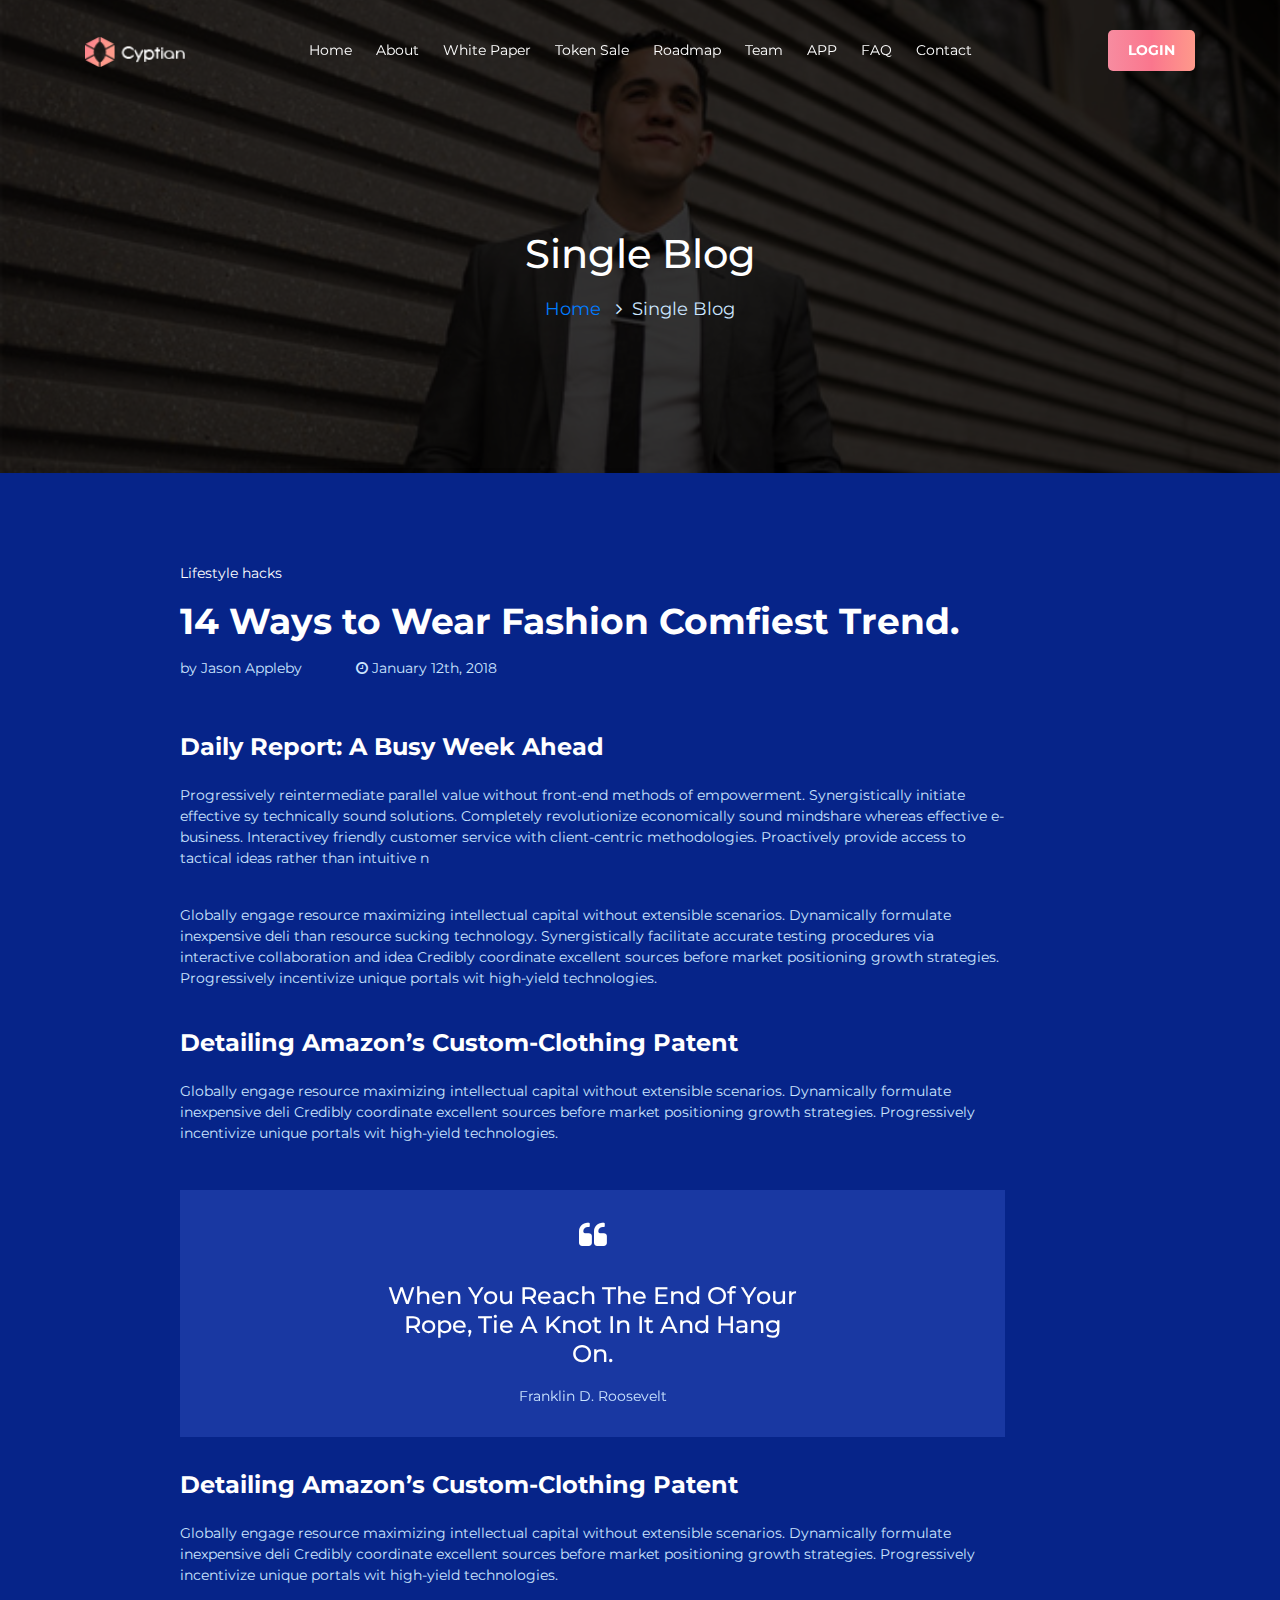
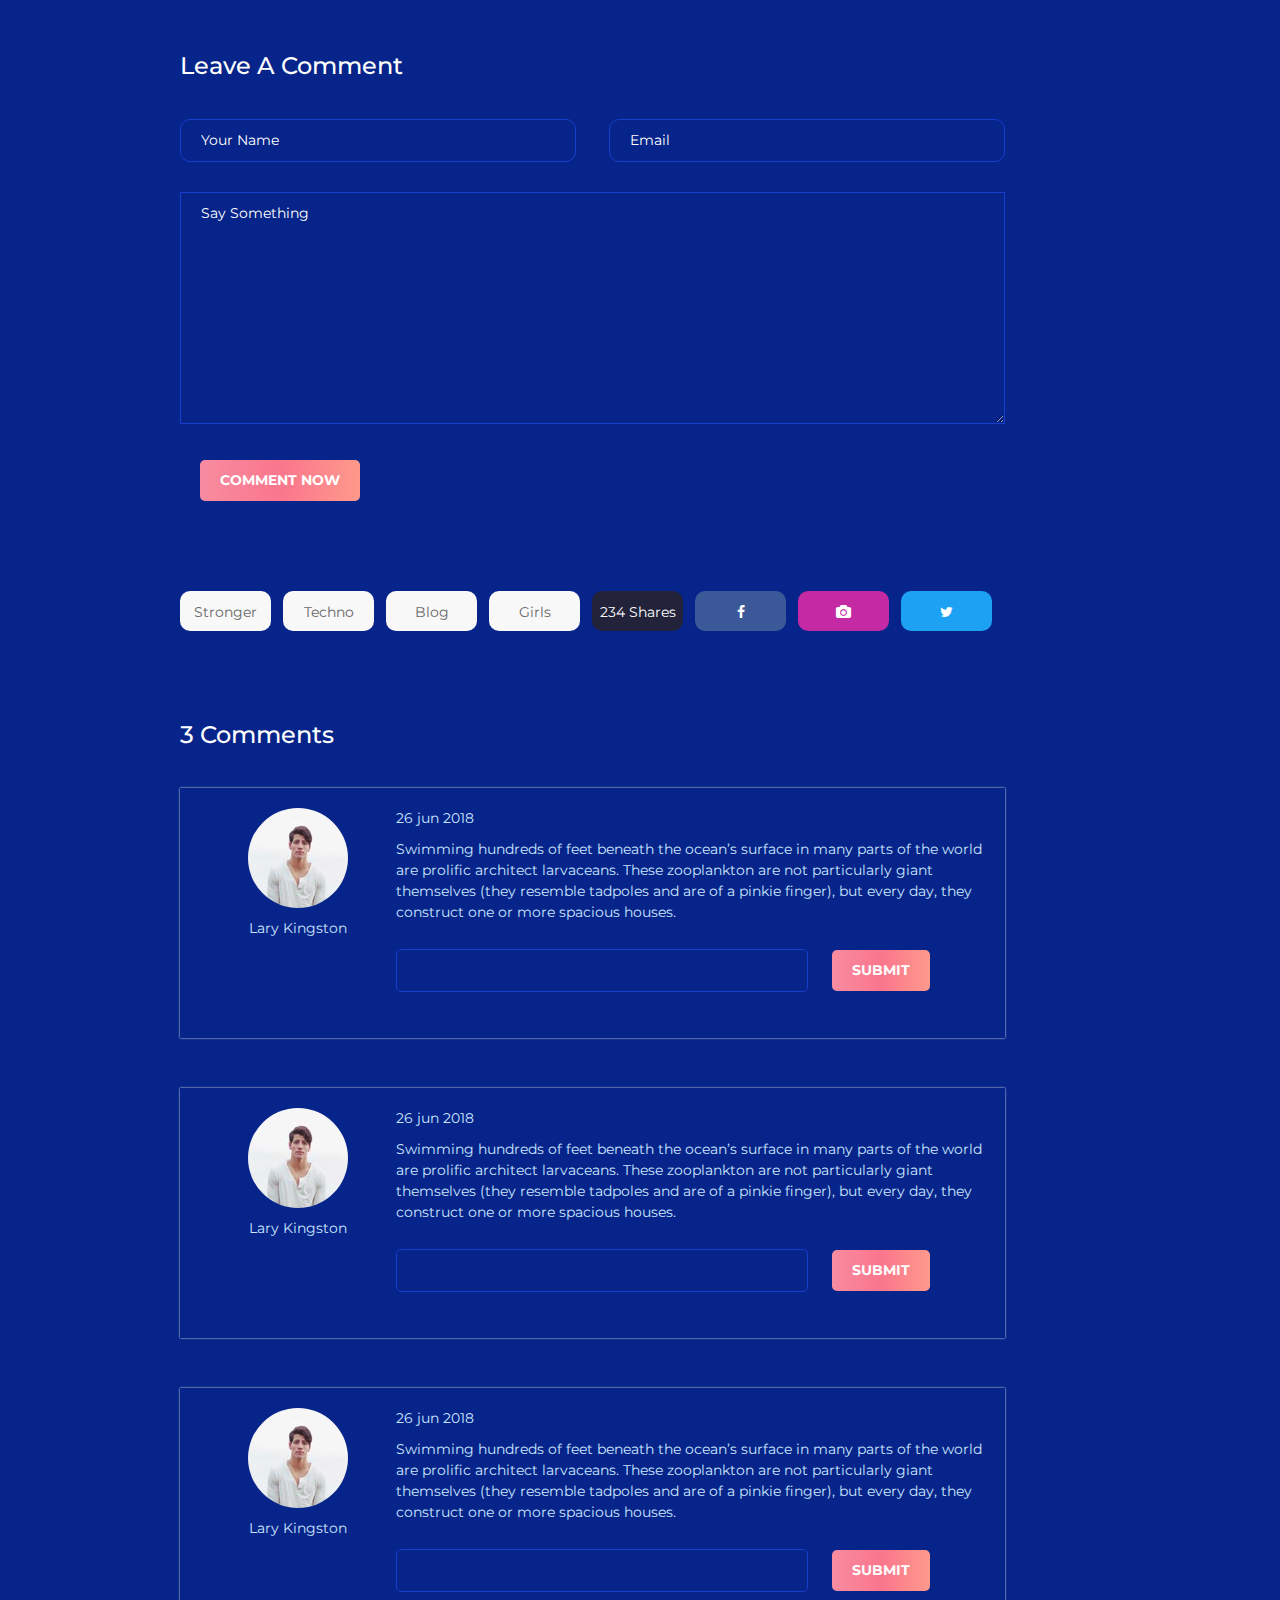
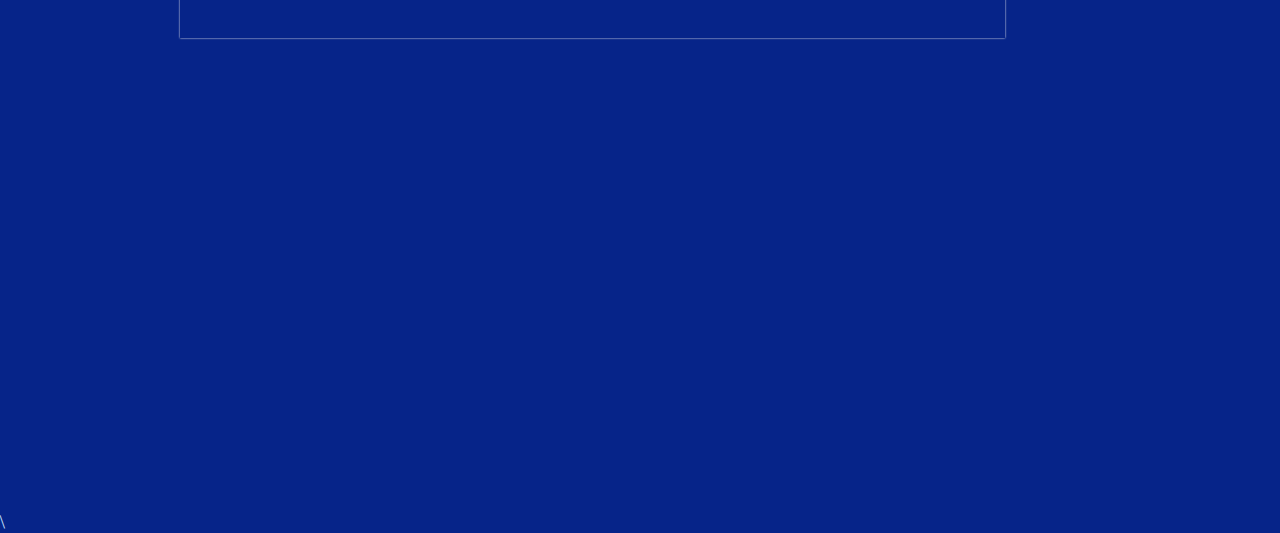
<file: single-blog.html>
<!doctype html>
<html lang="en">
  <head>
    <title>Cyptian</title>
    <!-- Required meta tags -->
    <meta charset="utf-8">
    <meta name="viewport" content="width=device-width, initial-scale=1, shrink-to-fit=no">

    <!-- carousel CSS -->
    <link rel="stylesheet" href="assets/css/owl.carousel.min.css">
    <!--header icon CSS -->
    <link rel="icon" href="assets/img/fabicon.png">
    <!-- animations CSS -->
    <link rel="stylesheet" href="assets/css/animate.min.css">
    <!-- font-awsome CSS -->
    <link rel="stylesheet" href="assets/css/font-awesome.min.css">
    <!-- Bootstrap CSS -->
    <link rel="stylesheet" href="assets/css/bootstrap.min.css">
    <!-- mobile menu CSS -->
    <link rel="stylesheet" href="assets/css/slicknav.min.css">
    <!--css animation-->
    <link rel="stylesheet" href="assets/css/animation.css">
    <!--css animation-->
    <link rel="stylesheet" href="assets/css/material-design-iconic-font.min.css">
    <!-- style CSS -->
    <link rel="stylesheet" href="style.css">
    <!-- responsive CSS -->
    <link rel="stylesheet" href="assets/css/responsive.css">
  </head>
  <body>
    <!--header area start-->
    <div class="header-area wow fadeInDown header-absolate" id="nav" data-0="position:fixed;" data-top-top="position:fixed;top:0;" data-edge-strategy="set">
        <div class="container">
            <div class="row">
                <div class="col-4 d-block d-lg-none">
                    <div class="mobile-menu"></div>
                </div>
                <div class="col-4 col-lg-2">
                    <div class="logo-area">
                        <a href="#"><img src="assets/img/logo-top.png" alt=""></a>
                    </div>
                </div>
                <div class="col-4 col-lg-8 d-none d-lg-block">
                    <div class="main-menu text-center">
                        <nav>
                            <ul id="slick-nav">
                                <li><a class="scroll" href="#home">home</a>
                                    <ul>
                                        <li><a href="index.html">Version 1</a></li>
                                        <li><a href="index2.html">Version 2</a></li>
                                        <li><a href="blog.html">blog</a></li>
                                        <li><a href="single-blog.html">single blog</a></li>
                                    </ul>
                                </li>
                                <li><a class="scroll" href="#about">About</a>
                                </li>
                                <li><a class="scroll" href="#Paper">White Paper</a></li>
                                <li><a class="scroll" href="#token">Token Sale</a></li>
                                <li><a class="scroll" href="#roadmap">Roadmap</a></li>
                                <li><a class="scroll" href="#team">Team</a></li>
                                <li><a class="scroll" href="#apps">APP</a></li>
                                <li><a class="scroll" href="#faq">FAQ</a></li>
                                <li><a class="scroll" href="#contact">Contact</a></li>
                            </ul>
                        </nav>
                    </div>
                </div>
                <div class="col-4 col-lg-2 text-right">
                    <a href="#" class="logibtn gradient-btn">login</a>
                </div>
                
            </div>
        </div>
    </div>
    <!--header area end-->

    <!--welcome area start-->
    <div class="welcome-area bv wow fadeInUp" id="home">
        <div class="container">
            <div class="row">
                <div class="col-12 text-center">
                    <div class="welcome-header">
                        <h1>single blog</h1>
                        <div class="space-10"></div>
                        <a href="index2.html">home</a> <i class="fa fa-angle-right"></i>single blog
                    </div>
                </div>
            </div>
        </div>
    </div>
    <!--welcome area end-->

    <!--single blog area start-->
        <div class="single-blog-area section-padding">
            <div class="container">
                <div class="row">
                    <div class="col-12 col-lg-9 offset-1">
                        <a href="#" class="single-blog-top">Lifestyle hacks</a>
                        <div class="space-10"></div>
                        <a href="#" class="single-blog-h1">14 Ways to Wear Fashion Comfiest Trend.</a>
                        <div class="space-10"></div>
                        <small>by Jason Appleby <span><i class="fa fa-clock-o"></i> January 12th, 2018</span></small>
                        <div class="space-50"></div>
                        <a href="#" class="single-blog-h4">Daily Report: A Busy Week Ahead</a>
                        <div class="space-20"></div>
                        <p>Progressively reintermediate parallel value without front-end methods of empowerment. Synergistically initiate effective sy
                        technically sound solutions. Completely revolutionize economically sound mindshare whereas effective e-business. Interactivey
                        friendly customer service with client-centric methodologies. Proactively provide access to tactical ideas rather than intuitive n
                        </p>
                        <div class="space-20"></div>
                        <p>
                        Globally engage resource maximizing intellectual capital without extensible scenarios. Dynamically formulate inexpensive deli
                         than resource sucking technology. Synergistically facilitate accurate testing procedures via interactive collaboration and idea
                        Credibly coordinate excellent sources before market positioning growth strategies. Progressively incentivize unique portals wit
                        high-yield technologies.</p>
                        <div class="space-20"></div>
                        <a href="#" class="single-blog-h4">Detailing Amazon’s Custom-Clothing Patent</a>
                        <div class="space-20"></div>
                        <p>
                        Globally engage resource maximizing intellectual capital without extensible scenarios. Dynamically formulate inexpensive deli
                        Credibly coordinate excellent sources before market positioning growth strategies. Progressively incentivize unique portals wit
                        high-yield technologies.</p>
                        <div class="space-30"></div>
                        <div class="quite-area owl-carousel">
                            <div class="quite-text">
                                <i class="fa fa-quote-left"></i>
                                <div class="space-30"></div>
                                <h4>When you reach the end of your rope, 
                                tie a knot in it and hang on.
                                </h4>
                                <div class="space-10"></div>
                                <small>Franklin D. Roosevelt</small>
                            </div>
                            <div class="quite-text">
                                <i class="fa fa-quote-left"></i>
                                <div class="space-30"></div>
                                <h4>When you reach the end of your rope, 
                                tie a knot in it and hang on.
                                </h4>
                                <div class="space-10"></div>
                                <small>Franklin D. Roosevelt</small>
                            </div>
                        </div>
                        <div class="space-30"></div>
                        <a href="#" class="single-blog-h4">Detailing Amazon’s Custom-Clothing Patent</a>
                        <div class="space-20"></div>
                        <p>
                        Globally engage resource maximizing intellectual capital without extensible scenarios. Dynamically formulate inexpensive deli
                        Credibly coordinate excellent sources before market positioning growth strategies. Progressively incentivize unique portals wit
                        high-yield technologies.</p>
                        <div class="space-50"></div>
       
                        <div class="single-blog-contact">
                            <h4>leave a comment</h4>
                            <div class="space-30"></div>
                            <form action="#">
                                <input type="text" placeholder="your name">
                                <input type="email" placeholder="email">
                                <div class="space-30"></div>
                                <textarea name="" id="" cols="30" rows="10" placeholder="say something"></textarea>
                            </form>
                            <div class="space-30"></div>
                            <a href="#" class="gradient-btn">comment now</a>
                        </div>
                    </div>
                </div>
                <div class="row section-padding">
                    <div class="col-12 col-lg-9 offset-1">
                        <div class="single-blog-social">
                            <ul>
                                <li><a href="#">Stronger</a></li>
                                <li><a href="#">Techno</a></li>
                                <li><a href="#">blog</a></li>
                                <li><a href="#">girls</a></li>
                                <li><a href="#" class="blog-234">234 Shares</a></li>
                                <li><a href="#" class="facebook-b"><i class="fa fa-facebook"></i></a></li>
                                <li><a href="#" class="camera-b"><i class="fa fa-camera"></i></a></li>
                                <li><a href="#" class="twitter-b"><i class="fa fa-twitter"></i></a></li>
                            </ul>
                        </div>
                    </div>
                </div>
                <div class="row">
                    <div class="col-12 col-lg-9 offset-1">
                        <div class="blog-comment">
                            <h4>3 comments</h4>
                            <div class="space-30"></div>
                            <div class="single-comment">
                                <div class="comment-img">
                                    <img src="assets/img/carousel-2.jpg" alt="">
                                    <div class="space-10"></div>
                                    <p>Lary Kingston</p>
                                </div>
                                <div class="comment-text-form">
                                    <small>26 jun 2018</small>
                                    <div class="space-10"></div>
                                    <p>Swimming hundreds of feet beneath the ocean’s surface in many parts of the world are prolific architect
                                    larvaceans. These zooplankton are not particularly giant themselves (they resemble tadpoles and are 
                                    of a pinkie finger), but every day, they construct one or more spacious houses.</p>
                                    <div class="space-10"></div>
                                    <form action="#">
                                        <input type="text">
                                        <a href="#" class="gradient-btn">submit</a>
                                    </form>
                                </div>
                            </div>
                        </div>
                        <div class="space-50"></div>
                        <div class="blog-comment">
                            <div class="single-comment">
                                <div class="comment-img">
                                    <img src="assets/img/carousel-2.jpg" alt="">
                                    <div class="space-10"></div>
                                    <p>Lary Kingston</p>
                                </div>
                                <div class="comment-text-form">
                                    <small>26 jun 2018</small>
                                    <div class="space-10"></div>
                                    <p>Swimming hundreds of feet beneath the ocean’s surface in many parts of the world are prolific architect
                                    larvaceans. These zooplankton are not particularly giant themselves (they resemble tadpoles and are 
                                    of a pinkie finger), but every day, they construct one or more spacious houses.</p>
                                    <div class="space-10"></div>
                                    <form action="#">
                                        <input type="text">
                                        <a href="#" class="gradient-btn">submit</a>
                                    </form>
                                </div>
                            </div>
                        </div>
                        <div class="space-50"></div>
                        <div class="blog-comment">
                            <div class="single-comment">
                                <div class="comment-img">
                                    <img src="assets/img/carousel-2.jpg" alt="">
                                    <div class="space-10"></div>
                                    <p>Lary Kingston</p>
                                </div>
                                <div class="comment-text-form">
                                    <small>26 jun 2018</small>
                                    <div class="space-10"></div>
                                    <p>Swimming hundreds of feet beneath the ocean’s surface in many parts of the world are prolific architect
                                    larvaceans. These zooplankton are not particularly giant themselves (they resemble tadpoles and are 
                                    of a pinkie finger), but every day, they construct one or more spacious houses.</p>
                                    <div class="space-10"></div>
                                    <form action="#">
                                        <input type="text">
                                        <a href="#" class="gradient-btn">submit</a>
                                    </form>
                                </div>
                            </div>
                        </div>
                    </div>
                </div>
            </div>
        </div>
        <!--single blog area end-->

    <!--footer area start-->
    <div class="footera-area section-padding wow fadeInDown">
        <div class="container">
            <div class="row">
                <div class="col-12 col-sm-6 col-lg-4">
                    <div class="single-footer">
                        <div class="logo-area footer">
                            <a href="#"><img src="assets/img/logo-top.png" alt=""></a>
                        </div>
                        <div class="space-20"></div>
                        <p>Swimming hundreds of feet beneath the ocean’s surface in many parts of the world are prolific architects called giant larvaceans. </p>
                        <div class="space-10"></div>
                        <p><!-- Link back to Colorlib can't be removed. Template is licensed under CC BY 3.0. -->
Copyright &copy;<script>document.write(new Date().getFullYear());</script> All rights reserved | This template is made with <i class="fa fa-heart-o" aria-hidden="true"></i> by <a href="https://colorlib.com" target="_blank">Colorlib</a>
<!-- Link back to Colorlib can't be removed. Template is licensed under CC BY 3.0. -->
</p>
                    </div>
                </div>
                <div class="col-12 col-sm-6 col-lg-2">
                    <div class="single-footer">
                        <ul>
                            <li><a href="#">About</a></li>
                            <li><a href="#">Token Sale</a></li>
                            <li><a href="#">Roadmap</a></li>
                            <li><a href="#">Contact</a></li>
                        </ul>
                    </div>
                </div>
                <div class="col-6 col-lg-2">
                    <div class="single-footer">
                        <ul>
                            <li><a href="#">White Paper</a></li>
                            <li><a href="#">Team</a></li>
                            <li><a href="#">APP</a></li>
                            <li><a href="#">FAQ</a></li>
                        </ul>
                    </div>
                </div>
                <div class="col-12 col-sm-6 col-lg-4">
                    <div class="single-footer">
                        <p>Subscribe to our Newsletter</p>
                        <div class="space-20"></div>
                        <div class="footer-form">
                            <form action="#">
                                <input type="email" placeholder="Email Address">
                                <a href="" class="gradient-btn subscribe">GO</a>
                            </form>
                        </div>
                    </div>
                </div>
            </div>
        </div>
    </div>
    <!--footer area end-->

    <!-- jquery 2.2.4 js-->
    <script src="assets/js/jquery-2.2.4.min.js"></script>
    <!-- popper js-->
    <script src="assets/js/popper.js"></script>
    <!-- carousel js-->
    <script src="assets/js/owl.carousel.min.js"></script>
    <!-- wow js-->
    <script src="assets/js/wow.min.js"></script>
    <!-- bootstrap js-->
    <script src="assets/js/bootstrap.min.js"></script>\
    <!--skroller js-->
    <script src="assets/js/skrollr.min.js"></script>
    <!--mobile menu js-->
    <script src="assets/js/jquery.slicknav.min.js"></script>
    <!--particle s-->
    <script src="assets/js/particles.min.js"></script>
    <!-- main js-->
    <script src="assets/js/main.js"></script>
  </body>
</html>
</file>
<file: style.css>
/*
name:Cryptian, Bitcoin and Cryptocurrency HTML5 Landing Page;
author:uivision;
version:1.0.0;

css list:
===========================
1:base css
===========================
1:header css
===========================
2:welcome css
===========================
3:about css
===========================
4:ico area css
===========================
5:Documentation area css
===========================
6:roadmap area css
===========================
7:team area css
===========================
8:faq area css
===========================
9:team bg area css
===========================
10:distibution area css
===========================
10:apps area css
===========================
11:community area cs
===========================
12:footer area css
===========================
13:mobile menu css
===========================
>homePage version 2 css
----------------------------
        --welcome area v2 css
        -------------------
        --faq v2 area css
        ------------------
        --community v2 area css
        -----------------------
    
==========================
14:blog page css
==========================
15:single-blog page css
==========================
16:comman css

*/

/*===================
     base css
=====================*/

@import url('https://fonts.googleapis.com/css?family=Montserrat:300,300i,400,400i,500,500i,600,600i,700,800');

body{
	background: #062489;
	font-family: 'Montserrat', sans-serif;
	font-size: 14px;
	color: #cbe5ff;
  overflow-x: hidden;

}

h1,
h2,
h3,
h4,
h5,
h6
{
	color: #fff;
	font-family: 'Montserrat', sans-serif;
	text-transform: capitalize;
}

ul{
  margin: 0;
  padding: 0;
  list-style: none;
}

a, a:hover{
  text-decoration: none;
}

input:focus, button:focus, textarea:focus {
  outline: none
}

input, textarea{
  color: #fff;
  text-transform: capitalize;
}

a.gradient-btn:hover:after, 
a.gradient-btn:after,
.single-details a,  
.single-details a:hover, 
.about-area.v2::after, 
.slicknav_nav a:hover, 
.slicknav_nav .slicknav_row, .slicknav_nav a, 
.single-footer li a, 
.single-footer li a:hover,  
.single-community i, 
.single-community i:hover, 
.gradient-btn.apps-btn.apps-btn-2, 
.gradient-btn.apps-btn.apps-btn-2:hover, 
.faq-area .owl-nav div, 
.faq-area .owl-nav div:hover, 
.readmore-btn, 
.readmore-btn i, 
.readmore-btn:hover, 
.single-team-social li a:hover, 
.single-team-social li a:hover i, 
 .single-team-social a i, 
.single-team-social li a, 
.roadmap-area .owl-nav div,   
.roadmap-area .owl-nav div:hover,  
.single-document:hover, 
.single-document:hover .single-document-text span, 
.document-flag img, 
.single-ico a:hover, 
.ico-heading h1 a, 
.ico-heading h1 a:hover, 
.main-menu li ul, 
.header-area, 
.main-menu li:hover ul,  
.main-menu li ul li a:hover, 
a.single-about:hover, 
.header-area.header-absolate.skrollable.skrollable-after,
a.single-about, 
.main-menu li ul li a
 {
  -webkit-transition: all .3s;
  -o-transition: all .3s;
  transition: all .3s;
}

/*===================
     header css
=====================*/

.logo-area img {
  width: 100px;
  margin-top: 7px;
  height: 30px;
}

.header-area {
  padding-top: 30px;
  z-index: 9999999;
  position: relative;
  width: 100%;
}

.header-area.header-absolate.skrollable.skrollable-after {
  padding-top: 15px;
  background: #000D47;
  padding-bottom: 15px;
}

.main-menu li {
  display: inline-block;
  position: relative;
  z-index: 2;
}

.main-menu li.active a{
  color: #FB9A8C;
}

.main-menu li a {
  display: block;
  padding: 10px;
  font-size: 14px;
  color: #fff;
  text-transform: capitalize;
}

.main-menu li ul {
  position: absolute;
  left: 0;
  top: 70px;
  z-index: 999;
  background: #001763;
  border-radius: 5px;
  visibility: hidden;;
  opacity: 1;
}

.main-menu li ul li a {
  width: 150px;
  padding: 10px;
  text-align: left;
  display: block;
  border-radius: 5px;
}

.main-menu li ul li a:hover {
  background: #062489;
  padding-left: 15px;
}

.main-menu li:hover ul {
  opacity: 1;
  visibility: visible;
  top: 52px;
  left: 0;
}

.main-menu li.active ul li a {
  color: #fff;
}

/*===================
     welcome css
=====================*/

#particles-js {
  position: absolute;
  left: 0;
  top: 0;
  width: 100%;
  height: 100%;
}
.welcome-area{
	position: relative;
	z-index: 999999;
  padding-top: 80px;
}

.welcome-text h4 {
  font-size: 18px;
  margin-top: 20px;
  margin-bottom: 50px;
  line-height: 26px;
}

.welcome-text h1 {
  font-size: 43px;
  font-weight: 700;
  line-height: 50px;
}

.welcome-btn {
  margin-right: 10px;
}

.welcome-area::before {
  position: absolute;
  width: 100%;
  height: 161%;
  content: "";
  background: url(assets/img/Group1.png) no-repeat;
  background: ;
  top: -62%;
  left: -29%;
  z-index: -1;
}

.gradient-btn.v2 {
  height: 55px;
  line-height: 36px;
  padding-left: 30px;
  padding-right: 30px;
}

/*===================
     about css
=====================*/

.about-area {
  position: relative;
  z-index: 2;
}

.about-area::after {
  position: absolute;
  content: "";
  height: 140%;
  width: 100%;
  right: -38%;
  bottom: -60%;
  background: url(assets/img/about-bg.png) no-repeat;
  -webkit-transform: rotate(14deg);
  z-index: -1;
}

.single-about-area {
  z-index: 2;
  position: relative;
}

.single-logo-wrapper {
  display: table;
  height: 60px;
  width: 100%;
}

.single-item {
  display: table-cell;
  height: 100%;
  width: 100%;
  vertical-align: middle;
}

.owl-carousel .owl-item .single-item img {
  width: auto;
  display: inline-block;
}

.about-mid-text h1 {
  font-size: 31px;
  text-transform: capitalize;
  font-weight: 700;
  margin: 20px 0;
}

.about-mid-img {
  position: relative;
  left: -18%;
  margin-right: 30px;
  width: 580px;
}

.gradient-btn.about-btn i{
  padding-right: 5px;
  font-size: 16px;
}

.single-about-img img {
  width: 162px;
  height: 110px;
}

.single-about-text h4 {
  font-size: 22px;
  text-transform: capitalize;
  margin: 20px 0;
}

a.single-about {
  color: #cbe5ff;
  display: block;
  padding: 50px 25px;
  background: #1938a2;
  text-align: center;
  -webkit-transform: translateY(0px);
  -ms-transform: translateY(0px);
  transform: translateY(0px);
}

a.single-about:hover {
  background: #122e91;
  -webkit-transform: translateY(-5px);
  -ms-transform: translateY(-5px);
  transform: translateY(-5px);
}

/*===================
ico area css
======================*/

.ico-area {
  background: #031b69;
}


.ico-heading h1 {
  font-size: 36px;
  text-transform: capitalize;
  font-weight: 700;
}

.ico-heading h1 a {
  color: #f9748f;
  text-transform: uppercase;
}

.ico-heading h1 a:hover {
  color: #F6D266;
}

.ico-area h5 {
  font-size: 18px;
  margin-bottom: 10px;
}

.single-ico a {
  color: #f9748f;
  padding-right: 10px;
  font-size: 18px;
}
.single-ico h1 {
  font-size: 36px;
  font-weight: 700;
}

.single-ico h5 {
  font-size: 18px;
}

.single-ico a:hover {
  color: #F6D266;
}

.progress {
  height: 60px;
  border-radius: 50px;
  margin-top: 50px;
  background: #004cff;
  overflow: unset;
}

.progress-d-top {
  position: absolute;
  top: -33%;
  left: 38%;
  width: 0;
  height: 0;
  border-left: 10px solid transparent;
  border-right: 10px solid transparent;
  border-bottom: 20px solid #004cff;
}
.progress-bar.progress-bar-success {
  background: -webkit-linear-gradient(left,#f6d365,#fda085);
  position: relative;
  z-index: 2;
  border-radius: 50px 0px 0 50px;
}

.progress-details {
  position: absolute;
  right: -4%;
  top: 135%;
  height: 45px;
  width: 70px;
  background: #004cff;
  line-height: 47px;
  border-radius: 5px;
  font-weight: 700;
  animation: upDown 2s infinite;
  text-align: center;
}

.ico-area {
  position: relative;
  z-index: 2;
  overflow: hidden;
}

.ico-area:before {
  position: absolute;
  content: "";
  background: url(assets/img/liveShape-bg.svg) no-repeat;
  height: 100%;
  width: 100%;
  left: -30%;
  bottom: -41%;
}

.ico-area:after {
  position: absolute;
  content: "";
  height: 100%;
  width: 100%;
  right: -82%;
  top: -40%;
  background: url(assets/img/liveShape-bg.svg) no-repeat;
  z-index: -1;
}

#days, #minutes, #hours, #seconds {
  font-size: 36px;
  font-weight: 700;
  color: #fff;
}

.custom-progressBar{
  position: relative;
  z-index: 2;
}

.custom-progressBar::before {
  position: absolute;
  content: "\f107";
  font-family: FontAwesome;
  left: 5%;
  bottom: -61%;
  font-size: 30px;
  width: 50px;
  animation: upDown 2s infinite;
  color: red;
  font-weight: 700;
}
.custom-progressBar::after {
  position: absolute;
  content: "\f106";
  font-family: FontAwesome;
  right: 5%;
  bottom: -61%;
  color: red;
  font-size: 30px;
  font-weight: 700;
  animation: upDown 2s infinite;

}

.single-cup {
  margin-left: 6%;
  margin-top: 6%;
}

.single-cup p {
  font-size: 16px;
  text-transform: capitalize;
}

.single-cup.right {
  margin-left: 0;
  margin-right: 6%;
}

/*===================
Documentation area css
======================*/

.single-document-text span {
  font-size: 18px;
  font-weight: 700;
  color: #fff;
}

.heading h1 {
  font-size: 36px;
  font-weight: 700;
}

.single-document:hover .document-flag img {
  -webkit-transform: rotate(5deg);
  -ms-transform: rotate(5deg);
  transform: rotate(5deg);
}

.single-document:hover .single-document-text span {
  color: #FB9A8C;
}

button.single-document-text {
  background: none;
  border: none;
  cursor: pointer;
}

/*===================
roadmap area css
======================*/

.roadmap-area{
	background: #031b69;
  overflow: hidden;
}

.single-roadmap-img img {
  width: 120px;
  height: 120px;
}

.roadmap-text h5 {
  font-size: 18px;
  font-weight: 700;
}

.single-roadmap.road-right .col-5, .single-roadmap.road-right .col-7 {
  padding: 0;
}

.single-roadmap {
  padding: 20px 15px;
}

.single-roadmap.road-left {
  position: relative;
  z-index: 2;
  padding-left: 24%;
}

.single-roadmap.road-left::before {
  position: absolute;
  content: "";
  height: 66.5%;
  width: 1px;
  background: #004cff;
  bottom: 10.5%;
  left: 1%;
  z-index: -1;
}

.single-roadmap.road-left::after {
  position: absolute;
  content: "";
  height: 1px;
  width: 120%;
  background: #004cff;
  top: 23%;
  right: -21%;
  z-index: -1;
}

.single-roadmap.road-right {
  position: relative;
  z-index: 2;
  padding-top: 29%;
  padding-left: 0;
  padding-right: 0;
}

.single-roadmap.road-right::before {
  position: absolute;
  content: "";
  height: 74.5%;
  width: 1px;
  background: #004cff;
  bottom: 0;
  left: 12.5%;
  z-index: -1;
}

.single-roadmap.road-right::after {
  position: absolute;
  content: "";
  height: 1px;
  width: 97.5%;
  background: #004cff;
  bottom: 0;
  right: -10%;
  z-index: -1;
}

.owl-carousel .owl-item .single-roadmap-img img {
  width: auto;
  display: inline-block;
}

.roadmap-area .owl-nav div {
  position: absolute;
  right: 0;
  font-size: 20px;
  color: #fff;
}

.roadmap-area .owl-nav .owl-prev {
  left: auto;
  right: 5%;
}

.roadmap-area .owl-nav div:hover{
  color: #fa758e;
}

.roadmap-area .owl-carousel .owl-stage-outer {
  overflow: visible;
}

/*===================
team area css
======================*/

.single-team-img img {
  border-radius: 35px;
}

.single-team-content h3 {
  font-size: 22px;
  font-weight: 700;
}

.single-team-social li {
  display: inline-block;
}

.single-team-social li a {
  color: #fff;
  font-size: 24px;
  width: 50px;
  height: 50px;
  display: block;
  line-height: 50px;
  background: red;
  margin: 0 5px;
  border-radius: 10px;
  border: 1px solid transparent;
}

.single-team-social li a:hover i {
  padding-left: 10px;
}

.single-team-social li a:hover {
  border-color: #fff;
  background: none !important;
}

.single-team-social li a.ico-1 {
  background: #0077b5;
}

.single-team-social li a.ico-2 {
  background: #E84C88;
}

.single-team-social li a.ico-3 {
  background: #55acee;
}

/*===================
faq area css
======================*/

.faq-list .nav {
  display: -ms-flexbox;
  display: flex;
  -ms-flex-wrap: wrap;
  flex-wrap: wrap;
  padding-left: 0;
  margin-bottom: 0;
  list-style: none;
  display: inline-block;
}

.faq-list li {
  display: inline-block;
}

.faq-list ul li a.active {
  color: #fa758e;
}

.faq-list ul li a {
  display: block;
  margin: 0 10px;
  font-size: 16px;
  text-transform: capitalize;
  color: #fff;
}

.single-faq {
  padding: 35px 20px;
  background: #143dc7;
}

.readmore-btn {
  display: inline-block;
  color: #fa758e;
  text-transform: capitalize;
  font-size: 16px;
}

.readmore-btn i {
  font-size: 19px;
  margin-right: 5px;
}
.readmore-btn:hover {
  color: #fff;
}

.readmore-btn:hover i{
  margin-right: 10px;
}

.faq-area .owl-nav div {
  position: absolute;
  left: auto;
  right: 2%;
  bottom: -16%;
  font-size: 20px;
}

.faq-area .owl-nav .owl-prev {
  right: 5%;
}

.faq-area .owl-nav div:hover{
  color: #fa758e;
}

.single-faq h4 {
  font-size: 22px;
  font-weight: 600;
}

/*===================
team bg area css
======================*/

.team-bg {
  position: relative;
  z-index: 2;
}

.team-bg::after {
  position: absolute;
  content: "";
  height: 100%;
  width: 100%;
  left: 0;
  top: 0;
  background: url(assets/img/bg.png);
      background-attachment: scroll;
  z-index: -1;
  background-attachment: fixed;
}

/*===================
distibution area css
======================*/

.distibution-svg img {
  width: 700px;
}

.distibution-svg.distibution-svg-1 img {
  width: 400px;
}

.distibution-bg {
  position: relative;
  z-index: 2;
  overflow: hidden;
}

.distibution-bg:before {
  position: absolute;
  content: "";
  height: 100%;
  width: 100%;
  top: 0;
  background: url(assets/img/initial-bg.png) no-repeat;
  right: 0;
  left: 0;
  margin: 0 auto;
  z-index: -1;
}

.distibution-bg:after {
  content: "";
  height: 100%;
  width: 100%;
  position: absolute;
  bottom: -33%;
  right: -32%;
  background: url(assets/img/documentaion-bg.png) no-repeat;
  z-index: -1;
}

.distibution-d li {
  font-size: 18px;
  color: #fff;
}

.distibution-d li span {
  font-size: 36px;
  font-weight: 700;
}


.distibution-list-1 {
  padding-top: 10%;
}

.distibution-list-2 {
  padding-top: 13%;
}

.distibution-list-3 {
  padding-top: 4%;
}

.distibution-list-4 {
  padding-top: 13%;
}

.distibution-svg.distibution-svg-2 {
  position: relative;
  z-index: 2;
}

.distibution-d.distibution-d-2 {
  position: absolute;
  left: 93%;
  width: 575px;
  z-index: 999999999;
}

.distibution-list-5 {
  padding-top: 3%;
  padding-right: 2%;
}

.distibution-list-6 {
  padding-top: 27%;
  padding-right: 16%;
}

.distibution-list-7 {
  padding-top: 25%;
  padding-right: 40%;
}

.distibution-list-8 {
  padding-top: 26%;
  padding-right: 58%;
}

/*===================
apps area css
======================*/

.gradient-btn.apps-btn {
  padding: 25px;
}

.gradient-btn.apps-btn i{
  font-size: 20px;
  padding-right: 10px;
}

.gradient-btn.apps-btn {
  padding: 20px 30px;
  text-transform: capitalize;
}

.gradient-btn.apps-btn.apps-btn-2{
  margin-left: 10px;
  background: transparent;
  border: 2px solid #1452e2;
}

.apps-area p{
  font-size: 16px;
  color: #fff;
}

.apps-img img {
  width: 400px;
}

/*===================
community area css
======================*/

.community-area {
  position: relative;
  z-index: 2;
  background: #031b69;
  overflow:hidden;
}

.community-area:before {
  position: absolute;
  content: "";
  height: 100%;
  width: 100%;
  bottom: -40%;
  left: -24%;
  background: url(assets/img/liveShape-bg.svg) no-repeat;
  z-index: -1;
}

.community-area:after {
  content: "";
  position: absolute;
  width: 100%;
  height: 100%;
  top: -31%;
  right: -84%;
  z-index: -1;
  background: url(assets/img/liveShape-bg.svg) no-repeat;
}

.single-community i {
  display: block;
  width: 80px;
  height: 80px;
  color: #fff;
  font-size: 24px;
  background: red;
  text-align: center;
  line-height: 80px;
  margin: 10px;
  float: right;
  border-radius: 50%;
  border: 1px solid transparent;
}

.single-community i:hover{
  background: transparent !important;
  border-color: #fff;
  font-size: 20px;
}

.single-community.mid-social i {
  float: left;
  height: 100px;
  width: 100px;
  line-height: 100px;
  font-size: 30px;
}

.single-community.mid-social i:hover {
  font-size: 25px;
}

.single-community.big-social i:hover{
  font-size: 30px;
}

.single-community.big-social i {
  float: left;
  height: 120px;
  width: 120px;
  line-height: 120px;
  font-size: 40px;
}

.single-community a.google-plus i {
  background: #EA4335;
}

.single-community a.linkedin i {
  background: #0e76a8;
}

.single-community a.dribbble i {
  background: #E84C88;
}

.single-community a.github i {
  background: #171515;
}

.single-community a.behance i {
  background: #B4B4B4;
}

.single-community a.youtube i {
  background: #ff0000;
}

.single-community a.twitter i {
  background: #1da1f2;
}

.single-community a.flickr i {
  background: #F93FA2;
}

/*===================
footer area css
======================*/

.single-footer .logo-area img {
  width: 90px;
}

.single-footer li a {
  color: #fff;
  display: inline-block;
  margin-bottom: 10px;
}

.single-footer input {
  background: none;
  border: none;
  width: 78%;
  padding: 10px;
}

.single-footer .footer-form{
  background: #031b69;
  border-radius: 5px;
}


.footer-form a {
  float: right;
  width: 20%;
}
.single-footer li a:hover {
  padding-left: 5px;
  color: #FB9A8C;
}

/*===================
mobile menu css
======================*/


.slicknav_btn.slicknav_collapsed {
  margin: 0;
  padding: 0;
  background: none;
  width: 100%;
}

.slicknav_icon {
  margin: 0;
}

.slicknav_menu {
  background: none;
}

.slicknav_btn.slicknav_open {
  background: none;
  margin: 0;
  padding: 0;
  width: 100%;
}

.slicknav_nav {
  background: #000D47;
  width: 200px;
  position: absolute;
  left: auto;
  right: auto;
  top: 50px;
  -webkit-border-radius: 6px;
  -moz-border-radius: 6px;
  border-radius: 6px;
}

.slicknav_menu .slicknav_menutxt {
  display: none;
}

.slicknav_nav .slicknav_row, .slicknav_nav a {
  padding: 10px 20px;
  margin: 0;
}

.slicknav_nav a:hover {
  -webkit-border-radius: 6px;
  -moz-border-radius: 6px;
  border-radius: 6px;
  background: #004AFF;
  color: #fff;
  padding-left: 25px;
}

.slicknav_nav .slicknav_row:hover {
  background: #004AFF;
}
.slicknav_nav .slicknav_item a, .slicknav_nav .slicknav_parent-link a {
  text-transform: capitalize;
}

/*==========================================================================
homePage version 2 css
===========================================================================*/

/*===================
welcome area v2 css
======================*/

.welcome-area.v2 {
  padding: 90px 0;
      padding-top: 90px;
  padding-top: 160px;
}

.v2.welcome-progress {
  background: #001763;
  padding: 50px 30px;
  border-radius: 10px;
  box-shadow: 0 0 45px #0324af;
}

.progress.v2 {
  margin: 10px 0;
  height: 30px;
  background: #062489;
}

.v2.welcome-progress a.gradient-btn {
  width: 100%;
  padding: 15px 0px;
}

.progress.v2 .progress-bar {
  border-radius: 50px;
  background: -webkit-linear-gradient(top,#00bbf9,#005eea);
  position: relative;
  z-index: 2;
}

.progress.v2 .progress-bar:after {
  position: absolute;
  content: "";
  height: 50px;
  width: 50px;
  background: -webkit-linear-gradient(top,#00bbf9,#005eea);
  right: 0;
  border-radius: 50px;
}

.v2.welcome-progress h4 {
  font-size: 18px;
  font-weight: 700;
  margin-bottom: 15px;
}
.single-prgress-w p {
  font-size: 18px;
  font-weight: 700;
  color: #fff;
  text-transform: capitalize;
}

.single-prgress-b p {
  font-weight: 700;
  margin-top: 10px;

}

.v2.welcome-progress .progress-time h5 {
  font-size: 14px;
  text-align: center;
}

.v2.welcome-progress #days, .v2.welcome-progress #minutes, .v2.welcome-progress #hours, .v2.welcome-progress #seconds {
  font-size: 30px;
  margin: 13px 0;
  display: block;
  height: 70px;
  width: 70px;
  border-radius: 50px;
  line-height: 70px;
  text-align: center;
}

.v2.welcome-progress #days{
  background: -webkit-linear-gradient(#00c0fa, #005dea);
  background: -o-linear-gradient(#00c0fa, #005dea);
  background: linear-gradient(#00c0fa, #005dea);
}

.v2.welcome-progress #minutes{
  background: -webkit-linear-gradient(#3ce6bc, #72afd3);
  background: -o-linear-gradient(#3ce6bc, #72afd3);
  background: linear-gradient(#3ce6bc, #72afd3);
}

.v2.welcome-progress #hours{
  background: -webkit-linear-gradient(#d8c3fc, #91c5fc);
  background: -o-linear-gradient(#d8c3fc, #91c5fc);
  background: linear-gradient(#d8c3fc, #91c5fc);
}

.v2.welcome-progress #seconds{
  background: -webkit-linear-gradient(#43b2f5, #19d7e4);
  background: -o-linear-gradient(#43b2f5, #19d7e4);
  background: linear-gradient(#43b2f5, #19d7e4);
}

/*===================
token area v2 css
======================*/

.about-area.v2::after {
  right: -28%;
  bottom: 22%;
  -webkit-transform: rotate(0deg);
  -ms-transform: rotate(0deg);
  transform: rotate(0deg);
}

/*===================
distibution area v2 css
======================*/

.distibution-bg.v2::after {
  bottom: 0%;
  right: -29%;
}


/*===================
faq v2 area css
======================*/

.faq-area.v2 .card-header:first-child {
  border-radius: none !important;
  border-radius: none;
  background: #031b6f;
  padding: 5px;
    padding-left: 5px;
  padding-left: 30px;
}

.faq-area.v2 .card {
  border: none;
  background: #143dc7;
  margin-bottom: 20px;
}

.faq-area.v2 .btn.btn-link {
  color: #fff;
  font-weight: 400;
  font-size: 18px;
  text-decoration: none;
  display: block;
  width: 100%;
  text-align: left;
  cursor: pointer;
}

.btn.btn-link{
  position: relative;
  z-index: 2;
}

.btn.btn-link::after {
  position: absolute;
  left: -3%;
  content: "+";
  height: 100%;
  width: 30px;
  text-align: center;
  top: 0;
  line-height: 35px;
  animation: upDown 2s infinite;
  font-size: 20px;
}

[aria-expanded="true"].btn.btn-link::after {
  content: "-";
}

/*===================
community v2 area css
======================*/

.community-area.v2 .single-community li{
  display: inline-block;
}

.contact-form input, .contact-form textarea {
  width: 100%;
  background: none;
  border: 1px solid #163fcb;
  padding: 15px;
  text-transform: capitalize;
  border-radius: 5px;
}

.single-details small {
  font-size: 12px;
  text-transform: uppercase;
  color: #fff;
}

.single-details a{
  font-size: 24px;
  text-transform: capitalize;
  color: #fff;
}

.single-details a:hover {
  color: #FE978B;
  padding-left: 10px;
}

.community-area.v2::after {
  top: -14%;
  right: -73%;
}

.community-area.v2::before {
  bottom: -63%;
  left: -17%;
}

.single-footer .footer-form.v2{
  background: #062489;
}
/*==========================
blog page css
==========================*/
.welcome-header{
  padding: 150px 0;
  font-size: 18px;
  text-transform: capitalize;
  
}
.welcome-header a{
  -webkit-transition: all .3s;
  -o-transition: all 3s;
  transition: all .3s;
}
.welcome-header a:hover{
  color: #fff;
  -webkit-transition: all .3s;
  -o-transition: all 3s;
  transition: all .3s;
}
.welcome-header i {
  padding: 0 10px;
}
.welcome-area.bv{
  background: url(assets/img/about-shap.jpg) no-repeat;
  background-size: cover;
  background-position: center;
  position: relative;
  z-index: 2;
}
.welcome-area.bv:after{
  position: absolute;
  height: 100%;
  width: 100%;
  content: "";
  background: #000;
  opacity: .8;
  left: 0;
  top: 0;
  z-index: -1;
}
.single-blog-image {
  background: ;
  background-position: center !important;
  background-size: cover !important;
  height: 300px;
  border-radius: 10px 10px 0 0;

}
.blog-bg-1 {
  background: url(assets/img/blog-blog-1.jpg);
}
.blog-bg-2 {
  background: url(assets/img/blog-blog-2.jpg);
}
.blog-bg-3 {
  background: url(assets/img/blog-blog-3.jpg);
}
.blog-bg-4 {
  background: url(assets/img/blog-blog-4.jpg);
}
.blog-bg-5 {
  background: url(assets/img/blog-blog-5.jpg);
}
.blog-bg-6 {
  background: url(assets/img/blog-blog-6.jpg);
}
.blog-bg-7 {
  background: url(assets/img/blog-blog-7.jpg);
}
.blog-bg-8 {
  background: url(assets/img/blog-blog-8.jpg);
}
.blog-bg-9 {
  background: url(assets/img/blog-blog-4.jpg);
}

.single-blog-text a {
  color: #fff;
  font-size: 17px;
  -webkit-transition: all .3s;
  -o-transition: all 3s;
  transition: all .3s;
}
.single-blog-text a:hover {
  color: #F78A89;
  -webkit-transition: all .3s;
  -o-transition: all 3s;
  transition: all .3s;
}
.single-blog-text {
  padding: 20px;
  margin-bottom: 30px;
  box-shadow: 0 0 2px #f2f2f2;
  border-radius: 0 0 10px 10px;
}
.single-blog{
  border-radius: 10px;
}

/*==========================
single-blog page css
==========================*/

a.single-blog-top:hover {
  color: #f38417;
}
.single-blog-h1 {
  font-size: 36px;

}
.single-blog-h4{
  font-size: 24px;
}

.single-blog-h1, .single-blog-h4{
  color: #fff;
  font-weight: 700;
}
.quite-area {
  background: #1938a2;
  padding: 30px 0;
}
.quite-text {
  width: 50%;
  margin: 0 auto;
  text-align: center;
}
.quite-text i {
  font-size: 30px;
  color: #fff;
}

.single-blog-social li {
  display: inline-block;
}
.single-blog-social li a {
  display: block;
  color: #676767;
  background: #f8f8f8;
  font-size: ;
  text-transform: capitalize;
  height: 40px;
  width: 91px;
  text-align: center;
  line-height: 40px;
  margin-right: 8px;
  border-radius: 10px;
  border: 1px solid transparent;
  -webkit-transition: all .3s;
  -o-transition: all 3s;
  transition: all .3s;
}
.single-blog-social li a:hover{
  border-color: #f8f8f8;
  background: transparent;
  -webkit-transition: all .3s;
  -o-transition: all 3s;
  transition: all .3s;
}
.single-blog-social a.blog-234 {
  background: #22233b;
  color: #fff;
}
.single-blog-social a.blog-234:hover {
  background: #fff;
  color: #22233b;
}
.single-blog-social a.facebook-b {
  background: #3B5998;
  color: #fff;
}
.single-blog-social a.facebook-b:hover {
  background: transparent;
  color: #3B5998;
}
.single-blog-social a.camera-b {
  background: #c32aa3;
  color: #fff;
}
.single-blog-social a.camera-b:hover {
  background: transparent;
  color: #c32aa3;
}
.single-blog-social a.twitter-b {
  background: #1da1f2;
  color: #fff;
}
.single-blog-social a.twitter-b:hover {
  background: transparent;
  color: #1da1f2;
}

.comment-img {
  width: 25%;
  text-align: center;
  float: left;
}

.comment-img img{
  height: 100px;
  width: 100px;
  border-radius: 50%;
}
.comment-text-form {
  width: 75%;
  float: left;
}
.comment-text-form input {
  width: 70%;
  border: none;
  padding: 10px 20px;
  border-radius: 5px;
  background: #062489;
  color: #fff;
  border: 1px solid #163fcb;
}

.comment-text-form a.custom-btn {
  width: 25%;
  text-align: center;
  float: right;
}
.single-comment {
  height: 250px;
  padding: 20px;
  box-shadow: 0 0 2px #f2f2f2;
}
.single-blog-area a.gradient-btn {
  margin-left: 20px;
}
.single-blog-area a{
  color: #fff;
  -webkit-transition: all .3s;
  -o-transition: all 3s;
  transition: all .3s;
}
.single-blog-area a:hover{
  color: #787877;
  -webkit-transition: all .3s;
  -o-transition: all 3s;
  transition: all .3s;
}

.single-blog-contact input {
  width: 48%;
  border-radius: 10px;
}

.single-blog-contact input:nth-child(2) {
  margin-left: 20px;
  float: right;
}

.single-blog-contact input, 
.single-blog-contact textarea{
  border: 1px solid #163fcb;
  padding: 10px;
  padding-left: 20px;
  text-transform: capitalize;
  color: #fff;
  background:#062489;
}

.single-blog-contact textarea{
  width: 100%;
}

.single-blog-area small span {
  padding-left: 50px;
}

small{
  font-size: 14px;
}


/*===================
comman css
======================*/

.section-padding{
  padding: 90px 0;
}

.space-10{
  height: 10px;
}

.space-20{
  height: 20px;
}

.space-30{
  height: 30px;
}

.space-40{
  height: 40px;
}
.space-50{
  height: 50px;
}

.space-60{
  height: 60px;
}

.space-70{
  height: 70px;
}

.space-80{
  height: 80px;
}

.space-90{
  height: 90px;
}

.space-100{
  height: 100px;
}

.mr-20{
  margin-right:20px;
}

a.gradient-btn {
  display: inline-block;
  color: #fff;
  text-transform: uppercase;
  font-weight: 700;
  background: -webkit-linear-gradient(right,#fe998b,#fa768d,#f78ca0);
  padding: 10px 20px;
  border-radius: 5px;
  position: relative;
  z-index: 2;
  text-align: center;
    
}

a.gradient-btn:after {
  position: absolute;
  left: 0;
  top: 0;
  content: "";
  background: -webkit-linear-gradient(right,#072487,#fa768d,#fe998b);
  height: 100%;
  width: 100%;
  z-index: -1;
  border-radius: 5px;
  opacity: 0;

}

a.gradient-btn:hover:after{
  opacity: 1;
}

.heading h5 {
  font-size: 16px;
  text-transform: uppercase;
}

.about-mid-img img, 
.document-flag img, 
.single-team-img img,
.welcome-img img{
  height: 100%;
  width: 100%;
}

::-webkit-input-placeholder{color:#fff}
:-ms-input-placeholder{color:#fff}
::-ms-input-placeholder{color:#fff}
::placeholder{color:#fff}

/*===================================== end =================================*/
</file>
<file: assets/css/responsive.css>
/*Name:ICOCyption html5 tamplate*/


/*
================+/+/+/+/+/+/+/+/+/=================
                    medium
================+/+/+/+/+/+/+/+/+/=================
*/

@media only screen and (min-width: 992px) and (max-width: 1200px) {

    .gradient-btn.apps-btn i {
        font-size: 12px;
        padding-right: 5px;
    }
    .main-menu li a {
        font-size: 11px;
    }
    .welcome-text h1 {
        font-size: 24px;
    }
    a.gradient-btn {
        font-size: 10px;
    }
    .about-mid-text h1 {
        font-size: 24px;
    }
    .ico-heading h1 {
        font-size: 28px;
    }
    .progress {
        height: 40px;
    }
    .heading h1 {
        font-size: 24px;
    }
    .single-team-social li a {
        font-size: 22px;
        width: 45px;
        height: 45px;
        line-height: 45px;
        margin: 0 5px;
    }
    .logo-area img {
        width: 90px;
        height: 25px;
    }
    .custom-progressBar::before {
        bottom: -80%;
        font-size: 24px;
    }
    .custom-progressBar::after {
        bottom: -80%;
        font-size: 24px;
    }
    .about-mid-img {
        width: 500px;
    }
    .v2.welcome-progress #days, .v2.welcome-progress #minutes, .v2.welcome-progress #hours, .v2.welcome-progress #seconds {
        font-size: 20px;
        margin: 13px 0;
        display: block;
        height: 50px;
        width: 50px;
        border-radius: 50px;
        line-height: 50px;
        text-align: center;
    }
    .distibution-list-1 {
        padding-top: 12%;
    }
    .distibution-list-2 {
        padding-top: 16%;
    }
    .distibution-list-3 {
        padding-top: 4%;
    }
    .distibution-list-4 {
        padding-top: 16%;
    }
    .single-roadmap.road-left::before {
        height: 69%;
    }
    .single-roadmap.road-left::after {
        width: 125%;
        top: 20.5%;
        right: -26%;
    }
    .single-roadmap.road-right::before {
        height: 91.5%;
        bottom: -19%;
        left: 15%;
    }
    .single-roadmap.road-right::after {
        width: 96.5%;
        bottom: -19%;
        right: -11.7%;
    }
    a.gradient-btn {
        padding: 13px;
    }
    .single-blog-social li a {
        margin-bottom: 20px;
    }
}

/*
================+/+/+/+/+/+/+/+/+/=================
                     tab
================+/+/+/+/+/+/+/+/+/=================
*/

@media only screen and (min-width: 768px) and (max-width: 991px) {

    a.single-about {
        width: 400px;
        margin: 0 auto;
    }
    .welcome-right {
        text-align: center;
        padding: 50px 0;
    }
    .slicknav_menu {
        padding-top: 15px;
    }
    .distibution-list-1 {
        padding-top: 20%;
    }
    .distibution-list-2 {
        padding-top: 31%;
    }
    .distibution-list-3 {
        padding-top: 11%;
    }
    .distibution-list-4 {
        padding-top: 29%;
    }
    .distibution-list-5 {
        padding-top: 0%;
        padding-right: 38%;
    }
    .distibution-list-6 {
        padding-top: 14%;
        padding-right: 46%;
    }
    .distibution-list-7 {
        padding-top: 13%;
        padding-right: 59%;
    }
    .distibution-list-8 {
        padding-top: 13%;
        padding-right: 70%;
    }
    .distibution-d.item-1 {
        padding-left: 50px;
    }
}

/*
================+/+/+/+/+/+/+/+/+/=================
                    Mobile menu
================+/+/+/+/+/+/+/+/+/=================
*/

@media only screen and (max-width: 991px) {
    
    .welcome-text h1 {
        font-size: 22px;
        font-weight: 700;
        line-height: 30px;
    }
    .welcome-text h4 {
        font-size: 13px;
    }
    .gradient-btn.v2 {
        margin-bottom: 20px;
    }
    .gradient-btn.welcome-btn {
        margin-bottom: 10px;
    }
    .abour-area {
        text-align: center;
    }
    a.single-about {
        margin-bottom: 30px;
    }
    .single-document {
        margin-bottom: 30px;
    }
    .single-team {
    	margin-bottom: 50px;
    }
    .apps-area {
        text-align: center;
    }
    .apps-area .heading {
        margin: 50px 0;
    }
    body {
        overflow-x: hidden;
    }
    .welcome-area::before {
        display: none;
    }
    .about-mid-img {
        width: 400px;
    }
    .about-mid-text h1 {
        font-size: 22px;
    }
    .custom-progressBar::before, 
    .custom-progressBar::after {
        font-size: 24px;
    }
    .single-cup {
        margin-top: 8%;
    }
    .progress-details {
        right: -6%;
    }
    .progress {
        height: 50px;
    }
    .heading h1 {
        font-size: 28px;
    }
    .single-team-content h3 {
        font-size: 20px;
    }
    .single-team-content h6 {
        font-size: 12px;
    }
    .ico-heading h1 {
        font-size: 24px;
    }
    .welcome-area.v2 .offset-1{
        margin: 0;
    }
    .v2.welcome-progress {
        width: 440px;
        margin: 0 auto;
            margin-top: 0px;
        margin-top: 40px;
    }
    .demoOne-details, .demo-details.demoTwo {
        width: 330px;
        margin: 0 auto;
    }
    .contact-details {
        text-align: center;
        margin-top: 60px;
    }
    .community-area.v2 .single-community i {
        width: 60px;
        height: 60px;
        font-size: 18px;
        line-height: 60px;
    }
    .distibution-d li span {
        font-size: 28px;
        font-weight: 700;
    }
    .distibution-d li {
        font-size: 12px;
        color: #fff;
    }
    .distibution-svg img {
        width: 400px;
    }
    .single-roadmap.road-left::before {
        height: 68.5%;
        bottom: 11%;
        left: 1%;
    }
    .single-roadmap.road-left::after {
        width: 121.5%;
        top: 20.5%;
        right: -22.5%;
    }
    .single-roadmap.road-right::before {
        height: 87.8%;
        bottom: -14%;
        left: 13.2%;
    }
    .single-roadmap.road-right::after {
        width: 96.5%;
        bottom: -14%;
        right: -10%;
    }
    .gradient-btn.apps-btn i {
        font-size: 12px;
        padding-right: 5px;
    }
    .gradient-btn.apps-btn{
        font-size: 12px;
        margin-bottom: 40px;
    }
    .apps-img img {
        width: 300px;
    }
    .apps-area .offset-1 {
        margin-left: 0;
    }
    .welcome-img {
        width: 100%;
    }
    .logo-area {
        text-align: center;
    }
    .community-area.v2 .offset-2{
        margin: 0;
    }
    .logo-area.footer {
        text-align: unset;
    }
    .apps-area.section-padding{
        padding-top: 0;
    }
    .single-blog-social li a {
        margin-bottom: 20px;
    }
    .single-blog-area.section-padding{
        padding-bottom: 0;
    }
}



/*
================+/+/+/+/+/+/+/+/+/=================
                    Mobile
================+/+/+/+/+/+/+/+/+/=================
*/

@media only screen and (min-width: 0px) and (max-width: 767px) {

    .heading h1 {
        font-size: 18px;
    }
    .logo-area img {
        width: 80px;
        height: 25px;
    }
    a.gradient-btn {
        font-size: 6px;
    }
    .welcome-text h1 {
        font-size: 14px;
        line-height: 20px;
    }
    .welcome-text h4 {
        font-size: 12px;
        margin-top: 20px;
        margin-bottom: 25px;
        line-height: 16px;
    }
    .about-mid-text h1 {
        font-size: 16px;
    }
    .gradient-btn.about-btn i {
        font-size: 8px;
    }
    .single-team {
        margin-bottom: 40px;
    }
    .progress {
        height: 30px;
    }
    .about-mid-img {
        position: relative;
        left: 0;
        margin-right: 0;
        margin-bottom: 40px;
    }
    .about-area {
        text-align: center;
    }
    .readmore-btn {
        font-size: 13px;
    }
    .readmore-btn i {
        font-size: 13px;
        padding-right: 0;
    }
    a.single-about {
        width: 100%;
        margin: 0 auto;
            margin-bottom: 40px;
        padding: 20px;
    }
    .single-about-img img {
        width: 110px;
        height: 70px;
    }
    .single-about-text h4 {
        font-size: 14px;
    }
    a.single-about {
        font-size: 11px;
    }
    .welcome-text h1 {
        font-size: 18px;
        line-height: 22px;
    }
    a.gradient-btn {
        font-size: 6px;
        padding: 10px 5px;
    }
    .about-mid-img {
        width: 260px;
        top: -17%;
        margin: auto;
            margin-bottom: auto;
        margin-bottom: 30px;
    }
    #days, 
    #minutes, 
    #hours, 
    #seconds {
        font-size: 28px;
    }
    .single-ico h5 {
        font-size: 10px;
    }
    .custom-progressBar::before, .custom-progressBar::after {
        font-size: 16px;
        bottom: -65%;
    }
    .single-cup p {
        font-size: 12px;
    }
    .progress-details {
        top: 150%;
        line-height: 33px;
        height: 30px;
    }
    .faq-list ul li a {
        font-size: 10px;
        margin: 0 5px;
    }
    .single-faq h4, .faq-area .owl-nav div  {
        font-size: 13px;
    }
    .single-faq p{
        font-size: 12px;
    }
    .faq-area .owl-nav .owl-prev {
        right: 10%;
    }
    .faq-area .owl-nav .owl-prev:hover {
        right: 11%;
    }
    .single-community.big-social i {
        height: 90px;
        width: 90px;
        line-height: 90px;
        font-size: 30px;
    }
    .single-community.big-social i:hover {
        font-size: 25px;
    }
    .single-community.mid-social i {
        height: 70px;
        width: 70px;
        line-height: 70px;
        font-size: 25px;
    }
    .single-community.mid-social i:hover {
        font-size: 20px;
    }
    .single-community a.flickr i {
        background: #F93FA2;
    }
    .single-community i:hover {
        background: transparent !important;
        border-color: #fff;
        font-size: 20px;
        transition: all .3s;
    }
    .single-community i {
        width: 50px;
        height: 50px;
        font-size: 20px;
        line-height: 50px;
    }
    .single-community i:hover {
        font-size: 16px;
    }
    .community-area::before {
        width: 150%;
    }
    .ico-area::before {
        width: 150%;
    }
    .ico-heading h1 {
        font-size: 22px;
    }
    .single-details a {
        font-size: 18px;
    }
    .welcome-area .offset-1{
        margin: 0;
    }
    .contact-form input, .contact-form textarea {
        padding: 10px;
    }
    .distibution-d li span {
        font-size: 16px;
    }
    .distibution-d li{
        font-size: 9px;
    }
    .distibution-d.item-1 {
        padding-left: 24%;
    }
    .distibution-list-1 {
        padding-top: 23%;
    }
    .distibution-list-2 {
        padding-top: 29%;
    }
    .distibution-list-3 {
        padding-top: 10%;
    }
    .distibution-list-4 {
        padding-top: 26%;
    }
    .distibution-list-5 {
        padding-top: 1%;
        padding-right: 56%;
    }
    .distibution-list-6 {
        padding-top: 7%;
        padding-right: 60%;
    }
    .distibution-list-7 {
        padding-top: 8%;
        padding-right: 69%;
    }
    .distibution-list-8 {
        padding-top: 8%;
        padding-right: 75%;
    }
    .single-roadmap.road-left::before, 
    .single-roadmap.road-left::after, 
    .single-roadmap.road-right::before, 
    .single-roadmap.road-right::after {
    display: none;
    }
    .owl-carousel .owl-item .single-roadmap-img img {
        width: 100px;
        height: 100px;
    }
    .single-roadmap.road-left {
        padding-left: 0;
    }
    .roadmap-area .owl-nav div {
        font-size: 14px;
    }
    .roadmap-item {
        padding: 30px;
    }

    .heading h5 {
        font-size: 13px;
        text-transform: uppercase;
    }
    .apps-area p {
        font-size: 10px;
    }
    .gradient-btn.v2 {
        height: 30px;
        line-height: 30px;
        margin-bottom: 10px;
        padding: 0 15px;
    }
    .apps-img img {
        width: 200px;
    }
    .welcome-right {
        text-align: center;
        padding: 50px 0;
    }
    .single-footer li a {
        font-size: 14px;
    }
    .single-cup {
        margin-top: 15%;
    }
    .progress-details {
        right: -16%;
    }
    .roadmap-text {
        font-size: 12px;
    }
    .roadmap-text h5{
        font-size: 14px;
    }
    .welcome-area.v2 {
        padding-top: 100px;
    }
    .faq-area .col-12.offset-1, .community-area .col-lg-5.offset-2{
        margin: 0;
    }
    .gradient-btn.apps-btn.apps-btn-2 {
        margin-left: 0;
    }
    .gradient-btn.subscribe {
        padding: 13px;
        font-size: 10px;
    }
    .v2.welcome-progress {
        width: 100%;
    }
    .v2.welcome-progress h4 {
        font-size: 14px;
    }
    .v2.welcome-progress .progress-time h5 {
        font-size: 10px;
        text-align: unset;
    }
    .v2.welcome-progress #days, 
    .v2.welcome-progress #minutes, 
    .v2.welcome-progress #hours, 
    .v2.welcome-progress #seconds {
        font-size: 16px;
        height: 40px;
        width: 40px;
        line-height: 42px;
        margin-bottom: 10px;
    }
    .single-prgress-w p {
        font-size: 12px;
    }
    .progress.v2 {
        height: 20px;
    }
    .progress.v2 .progress-bar::after {
        height: 40px;
        width: 40px;
    }
    .single-prgress-b p {
        font-size: 11px;
    }
    .faq-area.v2 .container{
        max-width: 100%;
        padding: 0;
    }
    .progress-time .col {
        padding: 0;
    }
    .apps-area {
        padding-top: 0;
    }
    .faq-area .col-12 {
        padding: 0;
    }
    .distibution-svg.distibution-svg-1 img {
        width: 160px;
        height: 260px;
    }
    .distibution-svg img {
        width: 230px;
    }
    .distibution-d.distibution-d-2 {
        position: absolute;
        left: -30%;
        width: 575px;
        z-index: 999999999;
    }
    .faq-area.v2 .btn.btn-link {
        font-size: 12px;
    }
    .btn.btn-link::after {
        left: -5%;
        top: -12%;
    }
    .card-body p {
        font-size: 12px;
    }
    .single-blog-area .offset-1{
        margin: 0;
    }
    .quite-text h4{
        font-size: 14px;
    }
    .single-blog-social {
        text-align: center;
    }
    
    .single-blog-contact input:nth-child(2) {
        margin-left:0;
    }
    
    .comment-text-form a.gradient-btn {
        font-size: 8px;
        padding: 16px 12px;
    }
    .comment-text-form input {
        width: 62%;
        padding: 9px;
    }

    .comment-text-form {
        text-align: center;
    }

    .comment-img {
        width: 100%;
    }
    .single-comment {
        height: 500px;
    }
    .blog-comment p{
        font-size: 14px;
    }
    .comment-text-form {
        width: 100%;
    }
    .single-blog-contact input {
        width: 100%;
        margin-bottom: 20px;
    }
}

/*
================+/+/+/+/+/+/+/+/+/=================
                    wid device
================+/+/+/+/+/+/+/+/+/=================
*/

@media only screen and (min-width: 480px) and (max-width: 767px) {

    .single-footer input {
        width:70%;
    }
    a.gradient-btn {
        padding: 10px 20px;
        font-size: 10px;
    }
    .faq-area .owl-nav .owl-prev {
        right: 7%;
    }
    .faq-area .owl-nav .owl-prev:hover {
        right: 8%;
    }
    .single-ico h5 {
        font-size: 13px;
    }
    .v2.welcome-progress {
        width:100%;
        margin:0 auto;
    }
    a.single-about {
        width: 100%;
        font-size: 14px;
        padding: 40px 60px;
    }
    .single-about-text h4 {
        font-size: 18px;
    }
    .welcome-text h1 {
        font-size: 24px;
        line-height: 36px;
    }
    .welcome-text h4 {
        font-size: 13px;
        margin-bottom: 35px;
        line-height: 20px;
    }
    .logo-area img {
        width: 90px;
        height: 30px;
    }
    .slicknav_menu {
        padding-top: 8px;
    }
    .gradient-btn.v2 {
        height: 40px;
        line-height: 40px;
    }
    .about-mid-img {
        width: 100%;
        top: 0%;
        margin-bottom: 80px;
    }
    .heading h5 {
        font-size: 16px;
    }
    .heading h1 {
        font-size: 20px;
    }
    .about-mid-text h1 {
        font-size: 20px;
    }
    .gradient-btn.about-btn i {
        font-size: 13px;
    }
    .single-about-img img {
        width: 130px;
        height: 90px;
    }
    .single-team {
        width: 350px;
        margin: 0 auto;
        margin-bottom: 40px;
    }
    .apps-area p {
        font-size: 15px;
    }
    .apps-img img {
        width: 400px;
        margin-top: 50px;
    }
    .faq-list ul li a {
        font-size: 14px;
        margin: 0 10px
    }
    a.gradient-btn {
        padding: 10px;
    }
    .gradient-btn.apps-btn.apps-btn-2 {
        margin-left: 10px;
    }
    .v2.welcome-progress #days, .v2.welcome-progress #minutes, .v2.welcome-progress #hours, .v2.welcome-progress #seconds {
        margin: 0 auto;
        font-size: 30px;
        display: block;
        height: 70px;
        width: 70px;
        border-radius: 50px;
        line-height: 70px;
        text-align: center;

    }
    .v2.welcome-progress .progress-time h5 {
        font-size: 14px;
        text-align: center;
        margin-top: 10px;
    }
    .distibution-svg.distibution-svg-1 img {
        width: 300px;
        height: 310px;
    }
    .distibution-svg img {
        width: 400px;
    }
    .distibution-d.distibution-d-2 {
        left: 93%;
    }
    .distibution-d li {
        font-size: 12px;
    }
    .distibution-list-5 {
        padding-top: 1%;
        padding-right: 47%;
    }
    .distibution-list-6 {
        padding-top: 17%;
        padding-right: 54%;
    }
    .distibution-list-7 {
        padding-top: 16%;
        padding-right: 68%;
    }
    .distibution-list-8 {
        padding-top: 17%;
        padding-right: 78%;
    }
    .btn.btn-link::after {
        left: -2%;
    }
    .progress-details {
        right: -9%;
    }
    .gradient-btn.apps-btn.apps-btn-2 {
        margin-left: 10px;
    }
    .single-comment {
        height: 400px;
    }
}

/*=========================================================================
                                The end
==========================================================================*/
</file>
<file: assets/css/animation.css>
/*! * Animate.css - Copyright (c) 2017 Daniel Eden */
.animated{animation-duration:1s;animation-fill-mode:both}.animated.infinite{animation-iteration-count:infinite}.animated.hinge{animation-duration:2s}.animated.bounceIn,.animated.bounceOut,.animated.flipOutX,.animated.flipOutY{animation-duration:.75s}@keyframes bounce{20%,53%,80%,from,to{animation-timing-function:cubic-bezier(.215,.61,.355,1);transform:translate3d(0,0,0)}40%,43%{animation-timing-function:cubic-bezier(.755,.050,.855,.060);transform:translate3d(0,-30px,0)}70%{animation-timing-function:cubic-bezier(.755,.050,.855,.060);transform:translate3d(0,-15px,0)}90%{transform:translate3d(0,-4px,0)}}.bounce{animation-name:bounce;transform-origin:center bottom}@keyframes flash{50%,from,to{opacity:1}25%,75%{opacity:0}}.flash{animation-name:flash}@keyframes pulse{from,to{transform:scale3d(1,1,1)}50%{transform:scale3d(1.05,1.05,1.05)}}.pulse{animation-name:pulse}@keyframes rubberBand{from,to{transform:scale3d(1,1,1)}30%{transform:scale3d(1.25,.75,1)}40%{transform:scale3d(.75,1.25,1)}50%{transform:scale3d(1.15,.85,1)}65%{transform:scale3d(.95,1.05,1)}75%{transform:scale3d(1.05,.95,1)}}.rubberBand{animation-name:rubberBand}@keyframes shake{from,to{transform:translate3d(0,0,0)}10%,30%,50%,70%,90%{transform:translate3d(-10px,0,0)}20%,40%,60%,80%{transform:translate3d(10px,0,0)}}.shake{animation-name:shake}@keyframes headShake{0%{transform:translateX(0)}6.5%{transform:translateX(-6px) rotateY(-9deg)}18.5%{transform:translateX(5px) rotateY(7deg)}31.5%{transform:translateX(-3px) rotateY(-5deg)}43.5%{transform:translateX(2px) rotateY(3deg)}50%{transform:translateX(0)}}.headShake{animation-timing-function:ease-in-out;animation-name:headShake}@keyframes swing{20%{transform:rotate3d(0,0,1,15deg)}40%{transform:rotate3d(0,0,1,-10deg)}60%{transform:rotate3d(0,0,1,5deg)}80%{transform:rotate3d(0,0,1,-5deg)}to{transform:rotate3d(0,0,1,0deg)}}.swing{transform-origin:top center;animation-name:swing}@keyframes tada{from,to{transform:scale3d(1,1,1)}10%,20%{transform:scale3d(.9,.9,.9) rotate3d(0,0,1,-3deg)}30%,50%,70%,90%{transform:scale3d(1.1,1.1,1.1) rotate3d(0,0,1,3deg)}40%,60%,80%{transform:scale3d(1.1,1.1,1.1) rotate3d(0,0,1,-3deg)}}.tada{animation-name:tada}@keyframes wobble{from,to{transform:none}15%{transform:translate3d(-25%,0,0) rotate3d(0,0,1,-5deg)}30%{transform:translate3d(20%,0,0) rotate3d(0,0,1,3deg)}45%{transform:translate3d(-15%,0,0) rotate3d(0,0,1,-3deg)}60%{transform:translate3d(10%,0,0) rotate3d(0,0,1,2deg)}75%{transform:translate3d(-5%,0,0) rotate3d(0,0,1,-1deg)}}.wobble{animation-name:wobble}@keyframes jello{11.1%,from,to{transform:none}22.2%{transform:skewX(-12.5deg) skewY(-12.5deg)}33.3%{transform:skewX(6.25deg) skewY(6.25deg)}44.4%{transform:skewX(-3.125deg) skewY(-3.125deg)}55.5%{transform:skewX(1.5625deg) skewY(1.5625deg)}66.6%{transform:skewX(-.78125deg) skewY(-.78125deg)}77.7%{transform:skewX(.390625deg) skewY(.390625deg)}88.8%{transform:skewX(-.1953125deg) skewY(-.1953125deg)}}.jello{animation-name:jello;transform-origin:center}@keyframes bounceIn{20%,40%,60%,80%,from,to{animation-timing-function:cubic-bezier(.215,.61,.355,1)}0%{opacity:0;transform:scale3d(.3,.3,.3)}20%{transform:scale3d(1.1,1.1,1.1)}40%{transform:scale3d(.9,.9,.9)}60%{opacity:1;transform:scale3d(1.03,1.03,1.03)}80%{transform:scale3d(.97,.97,.97)}to{opacity:1;transform:scale3d(1,1,1)}}.bounceIn{animation-name:bounceIn}@keyframes bounceInDown{60%,75%,90%,from,to{animation-timing-function:cubic-bezier(.215,.61,.355,1)}0%{opacity:0;transform:translate3d(0,-3000px,0)}60%{opacity:1;transform:translate3d(0,25px,0)}75%{transform:translate3d(0,-10px,0)}90%{transform:translate3d(0,5px,0)}to{transform:none}}.bounceInDown{animation-name:bounceInDown}@keyframes bounceInLeft{60%,75%,90%,from,to{animation-timing-function:cubic-bezier(.215,.61,.355,1)}0%{opacity:0;transform:translate3d(-3000px,0,0)}60%{opacity:1;transform:translate3d(25px,0,0)}75%{transform:translate3d(-10px,0,0)}90%{transform:translate3d(5px,0,0)}to{transform:none}}.bounceInLeft{animation-name:bounceInLeft}@keyframes bounceInRight{60%,75%,90%,from,to{animation-timing-function:cubic-bezier(.215,.61,.355,1)}from{opacity:0;transform:translate3d(3000px,0,0)}60%{opacity:1;transform:translate3d(-25px,0,0)}75%{transform:translate3d(10px,0,0)}90%{transform:translate3d(-5px,0,0)}to{transform:none}}.bounceInRight{animation-name:bounceInRight}@keyframes bounceInUp{60%,75%,90%,from,to{animation-timing-function:cubic-bezier(.215,.61,.355,1)}from{opacity:0;transform:translate3d(0,3000px,0)}60%{opacity:1;transform:translate3d(0,-20px,0)}75%{transform:translate3d(0,10px,0)}90%{transform:translate3d(0,-5px,0)}to{transform:translate3d(0,0,0)}}.bounceInUp{animation-name:bounceInUp}@keyframes bounceOut{20%{transform:scale3d(.9,.9,.9)}50%,55%{opacity:1;transform:scale3d(1.1,1.1,1.1)}to{opacity:0;transform:scale3d(.3,.3,.3)}}.bounceOut{animation-name:bounceOut}@keyframes bounceOutDown{20%{transform:translate3d(0,10px,0)}40%,45%{opacity:1;transform:translate3d(0,-20px,0)}to{opacity:0;transform:translate3d(0,2000px,0)}}.bounceOutDown{animation-name:bounceOutDown}@keyframes bounceOutLeft{20%{opacity:1;transform:translate3d(20px,0,0)}to{opacity:0;transform:translate3d(-2000px,0,0)}}.bounceOutLeft{animation-name:bounceOutLeft}@keyframes bounceOutRight{20%{opacity:1;transform:translate3d(-20px,0,0)}to{opacity:0;transform:translate3d(2000px,0,0)}}.bounceOutRight{animation-name:bounceOutRight}@keyframes bounceOutUp{20%{transform:translate3d(0,-10px,0)}40%,45%{opacity:1;transform:translate3d(0,20px,0)}to{opacity:0;transform:translate3d(0,-2000px,0)}}.bounceOutUp{animation-name:bounceOutUp}@keyframes fadeIn{from{opacity:0}to{opacity:1}}.fadeIn{animation-name:fadeIn}@keyframes fadeInDown{from{opacity:0;transform:translate3d(0,-100%,0)}to{opacity:1;transform:none}}.fadeInDown{animation-name:fadeInDown}@keyframes fadeInDownBig{from{opacity:0;transform:translate3d(0,-2000px,0)}to{opacity:1;transform:none}}.fadeInDownBig{animation-name:fadeInDownBig}@keyframes fadeInLeft{from{opacity:0;transform:translate3d(-100%,0,0)}to{opacity:1;transform:none}}.fadeInLeft{animation-name:fadeInLeft}@keyframes fadeInLeftBig{from{opacity:0;transform:translate3d(-2000px,0,0)}to{opacity:1;transform:none}}.fadeInLeftBig{animation-name:fadeInLeftBig}@keyframes fadeInRight{from{opacity:0;transform:translate3d(100%,0,0)}to{opacity:1;transform:none}}.fadeInRight{animation-name:fadeInRight}@keyframes fadeInRightBig{from{opacity:0;transform:translate3d(2000px,0,0)}to{opacity:1;transform:none}}.fadeInRightBig{animation-name:fadeInRightBig}@keyframes fadeInUp{from{opacity:0;transform:translate3d(0,100%,0)}to{opacity:1;transform:none}}.fadeInUp{animation-name:fadeInUp}@keyframes fadeInUpBig{from{opacity:0;transform:translate3d(0,2000px,0)}to{opacity:1;transform:none}}.fadeInUpBig{animation-name:fadeInUpBig}@keyframes fadeOut{from{opacity:1}to{opacity:0}}.fadeOut{animation-name:fadeOut}@keyframes fadeOutDown{from{opacity:1}to{opacity:0;transform:translate3d(0,100%,0)}}.fadeOutDown{animation-name:fadeOutDown}@keyframes fadeOutDownBig{from{opacity:1}to{opacity:0;transform:translate3d(0,2000px,0)}}.fadeOutDownBig{animation-name:fadeOutDownBig}@keyframes fadeOutLeft{from{opacity:1}to{opacity:0;transform:translate3d(-100%,0,0)}}.fadeOutLeft{animation-name:fadeOutLeft}@keyframes fadeOutLeftBig{from{opacity:1}to{opacity:0;transform:translate3d(-2000px,0,0)}}.fadeOutLeftBig{animation-name:fadeOutLeftBig}@keyframes fadeOutRight{from{opacity:1}to{opacity:0;transform:translate3d(100%,0,0)}}.fadeOutRight{animation-name:fadeOutRight}@keyframes fadeOutRightBig{from{opacity:1}to{opacity:0;transform:translate3d(2000px,0,0)}}.fadeOutRightBig{animation-name:fadeOutRightBig}@keyframes fadeOutUp{from{opacity:1}to{opacity:0;transform:translate3d(0,-100%,0)}}.fadeOutUp{animation-name:fadeOutUp}@keyframes fadeOutUpBig{from{opacity:1}to{opacity:0;transform:translate3d(0,-2000px,0)}}.fadeOutUpBig{animation-name:fadeOutUpBig}@keyframes flip{from{transform:perspective(400px) rotate3d(0,1,0,-360deg);animation-timing-function:ease-out}40%{transform:perspective(400px) translate3d(0,0,150px) rotate3d(0,1,0,-190deg);animation-timing-function:ease-out}50%{transform:perspective(400px) translate3d(0,0,150px) rotate3d(0,1,0,-170deg);animation-timing-function:ease-in}80%{transform:perspective(400px) scale3d(.95,.95,.95);animation-timing-function:ease-in}to{transform:perspective(400px);animation-timing-function:ease-in}}.animated.flip{-webkit-backface-visibility:visible;backface-visibility:visible;animation-name:flip}@keyframes flipInX{from{transform:perspective(400px) rotate3d(1,0,0,90deg);animation-timing-function:ease-in;opacity:0}40%{transform:perspective(400px) rotate3d(1,0,0,-20deg);animation-timing-function:ease-in}60%{transform:perspective(400px) rotate3d(1,0,0,10deg);opacity:1}80%{transform:perspective(400px) rotate3d(1,0,0,-5deg)}to{transform:perspective(400px)}}.flipInX{-webkit-backface-visibility:visible!important;backface-visibility:visible!important;animation-name:flipInX}.flipInY,.flipOutX{-webkit-backface-visibility:visible!important}@keyframes flipInY{from{transform:perspective(400px) rotate3d(0,1,0,90deg);animation-timing-function:ease-in;opacity:0}40%{transform:perspective(400px) rotate3d(0,1,0,-20deg);animation-timing-function:ease-in}60%{transform:perspective(400px) rotate3d(0,1,0,10deg);opacity:1}80%{transform:perspective(400px) rotate3d(0,1,0,-5deg)}to{transform:perspective(400px)}}.flipInY{backface-visibility:visible!important;animation-name:flipInY}@keyframes flipOutX{from{transform:perspective(400px)}30%{transform:perspective(400px) rotate3d(1,0,0,-20deg);opacity:1}to{transform:perspective(400px) rotate3d(1,0,0,90deg);opacity:0}}.flipOutX{animation-name:flipOutX;backface-visibility:visible!important}@keyframes flipOutY{from{transform:perspective(400px)}30%{transform:perspective(400px) rotate3d(0,1,0,-15deg);opacity:1}to{transform:perspective(400px) rotate3d(0,1,0,90deg);opacity:0}}.flipOutY{-webkit-backface-visibility:visible!important;backface-visibility:visible!important;animation-name:flipOutY}@keyframes lightSpeedIn{from{transform:translate3d(100%,0,0) skewX(-30deg);opacity:0}60%{transform:skewX(20deg);opacity:1}80%{transform:skewX(-5deg);opacity:1}to{transform:none;opacity:1}}.lightSpeedIn{animation-name:lightSpeedIn;animation-timing-function:ease-out}@keyframes lightSpeedOut{from{opacity:1}to{transform:translate3d(100%,0,0) skewX(30deg);opacity:0}}.lightSpeedOut{animation-name:lightSpeedOut;animation-timing-function:ease-in}@keyframes rotateIn{from{transform-origin:center;transform:rotate3d(0,0,1,-200deg);opacity:0}to{transform-origin:center;transform:none;opacity:1}}.rotateIn{animation-name:rotateIn}@keyframes rotateInDownLeft{from{transform-origin:left bottom;transform:rotate3d(0,0,1,-45deg);opacity:0}to{transform-origin:left bottom;transform:none;opacity:1}}.rotateInDownLeft{animation-name:rotateInDownLeft}@keyframes rotateInDownRight{from{transform-origin:right bottom;transform:rotate3d(0,0,1,45deg);opacity:0}to{transform-origin:right bottom;transform:none;opacity:1}}.rotateInDownRight{animation-name:rotateInDownRight}@keyframes rotateInUpLeft{from{transform-origin:left bottom;transform:rotate3d(0,0,1,45deg);opacity:0}to{transform-origin:left bottom;transform:none;opacity:1}}.rotateInUpLeft{animation-name:rotateInUpLeft}@keyframes rotateInUpRight{from{transform-origin:right bottom;transform:rotate3d(0,0,1,-90deg);opacity:0}to{transform-origin:right bottom;transform:none;opacity:1}}.rotateInUpRight{animation-name:rotateInUpRight}@keyframes rotateOut{from{transform-origin:center;opacity:1}to{transform-origin:center;transform:rotate3d(0,0,1,200deg);opacity:0}}.rotateOut{animation-name:rotateOut}@keyframes rotateOutDownLeft{from{transform-origin:left bottom;opacity:1}to{transform-origin:left bottom;transform:rotate3d(0,0,1,45deg);opacity:0}}.rotateOutDownLeft{animation-name:rotateOutDownLeft}@keyframes rotateOutDownRight{from{transform-origin:right bottom;opacity:1}to{transform-origin:right bottom;transform:rotate3d(0,0,1,-45deg);opacity:0}}.rotateOutDownRight{animation-name:rotateOutDownRight}@keyframes rotateOutUpLeft{from{transform-origin:left bottom;opacity:1}to{transform-origin:left bottom;transform:rotate3d(0,0,1,-45deg);opacity:0}}.rotateOutUpLeft{animation-name:rotateOutUpLeft}@keyframes rotateOutUpRight{from{transform-origin:right bottom;opacity:1}to{transform-origin:right bottom;transform:rotate3d(0,0,1,90deg);opacity:0}}.rotateOutUpRight{animation-name:rotateOutUpRight}@keyframes hinge{0%{transform-origin:top left;animation-timing-function:ease-in-out}20%,60%{transform:rotate3d(0,0,1,80deg);transform-origin:top left;animation-timing-function:ease-in-out}40%,80%{transform:rotate3d(0,0,1,60deg);transform-origin:top left;animation-timing-function:ease-in-out;opacity:1}to{transform:translate3d(0,700px,0);opacity:0}}.hinge{animation-name:hinge}@keyframes jackInTheBox{from{opacity:0;transform:scale(.1) rotate(30deg);transform-origin:center bottom}50%{transform:rotate(-10deg)}70%{transform:rotate(3deg)}to{opacity:1;transform:scale(1)}}.jackInTheBox{animation-name:jackInTheBox}@keyframes rollIn{from{opacity:0;transform:translate3d(-100%,0,0) rotate3d(0,0,1,-120deg)}to{opacity:1;transform:none}}.rollIn{animation-name:rollIn}@keyframes rollOut{from{opacity:1}to{opacity:0;transform:translate3d(100%,0,0) rotate3d(0,0,1,120deg)}}.rollOut{animation-name:rollOut}@keyframes zoomIn{from{opacity:0;transform:scale3d(.3,.3,.3)}50%{opacity:1}}.zoomIn{animation-name:zoomIn}@keyframes zoomInDown{from{opacity:0;transform:scale3d(.1,.1,.1) translate3d(0,-1000px,0);animation-timing-function:cubic-bezier(.55,.055,.675,.19)}60%{opacity:1;transform:scale3d(.475,.475,.475) translate3d(0,60px,0);animation-timing-function:cubic-bezier(.175,.885,.32,1)}}.zoomInDown{animation-name:zoomInDown}@keyframes zoomInLeft{from{opacity:0;transform:scale3d(.1,.1,.1) translate3d(-1000px,0,0);animation-timing-function:cubic-bezier(.55,.055,.675,.19)}60%{opacity:1;transform:scale3d(.475,.475,.475) translate3d(10px,0,0);animation-timing-function:cubic-bezier(.175,.885,.32,1)}}.zoomInLeft{animation-name:zoomInLeft}@keyframes zoomInRight{from{opacity:0;transform:scale3d(.1,.1,.1) translate3d(1000px,0,0);animation-timing-function:cubic-bezier(.55,.055,.675,.19)}60%{opacity:1;transform:scale3d(.475,.475,.475) translate3d(-10px,0,0);animation-timing-function:cubic-bezier(.175,.885,.32,1)}}.zoomInRight{animation-name:zoomInRight}@keyframes zoomInUp{from{opacity:0;transform:scale3d(.1,.1,.1) translate3d(0,1000px,0);animation-timing-function:cubic-bezier(.55,.055,.675,.19)}60%{opacity:1;transform:scale3d(.475,.475,.475) translate3d(0,-60px,0);animation-timing-function:cubic-bezier(.175,.885,.32,1)}}.zoomInUp{animation-name:zoomInUp}@keyframes zoomOut{from{opacity:1}50%{opacity:0;transform:scale3d(.3,.3,.3)}to{opacity:0}}.zoomOut{animation-name:zoomOut}@keyframes zoomOutDown{40%{opacity:1;transform:scale3d(.475,.475,.475) translate3d(0,-60px,0);animation-timing-function:cubic-bezier(.55,.055,.675,.19)}to{opacity:0;transform:scale3d(.1,.1,.1) translate3d(0,2000px,0);transform-origin:center bottom;animation-timing-function:cubic-bezier(.175,.885,.32,1)}}.zoomOutDown{animation-name:zoomOutDown}@keyframes zoomOutLeft{40%{opacity:1;transform:scale3d(.475,.475,.475) translate3d(42px,0,0)}to{opacity:0;transform:scale(.1) translate3d(-2000px,0,0);transform-origin:left center}}.zoomOutLeft{animation-name:zoomOutLeft}@keyframes zoomOutRight{40%{opacity:1;transform:scale3d(.475,.475,.475) translate3d(-42px,0,0)}to{opacity:0;transform:scale(.1) translate3d(2000px,0,0);transform-origin:right center}}.zoomOutRight{animation-name:zoomOutRight}@keyframes zoomOutUp{40%{opacity:1;transform:scale3d(.475,.475,.475) translate3d(0,60px,0);animation-timing-function:cubic-bezier(.55,.055,.675,.19)}to{opacity:0;transform:scale3d(.1,.1,.1) translate3d(0,-2000px,0);transform-origin:center bottom;animation-timing-function:cubic-bezier(.175,.885,.32,1)}}.zoomOutUp{animation-name:zoomOutUp}@keyframes slideInDown{from{transform:translate3d(0,-100%,0);visibility:visible}to{transform:translate3d(0,0,0)}}.slideInDown{animation-name:slideInDown}@keyframes slideInLeft{from{transform:translate3d(-100%,0,0);visibility:visible}to{transform:translate3d(0,0,0)}}.slideInLeft{animation-name:slideInLeft}@keyframes slideInRight{from{transform:translate3d(100%,0,0);visibility:visible}to{transform:translate3d(0,0,0)}}.slideInRight{animation-name:slideInRight}@keyframes slideInUp{from{transform:translate3d(0,100%,0);visibility:visible}to{transform:translate3d(0,0,0)}}.slideInUp{animation-name:slideInUp}@keyframes slideOutDown{from{transform:translate3d(0,0,0)}to{visibility:hidden;transform:translate3d(0,100%,0)}}.slideOutDown{animation-name:slideOutDown}@keyframes slideOutLeft{from{transform:translate3d(0,0,0)}to{visibility:hidden;transform:translate3d(-100%,0,0)}}.slideOutLeft{animation-name:slideOutLeft}@keyframes slideOutRight{from{transform:translate3d(0,0,0)}to{visibility:hidden;transform:translate3d(100%,0,0)}}.slideOutRight{animation-name:slideOutRight}@keyframes slideOutUp{from{transform:translate3d(0,0,0)}to{visibility:hidden;transform:translate3d(0,-100%,0)}}.slideOutUp{animation-name:slideOutUp}
/*! * Select 2 */

@-webkit-keyframes upDown {
    0%,
    100%,
    20%,
    50%,
    80% {
        -webkit-transform: translateY(0)
    }
    40% {
        -webkit-transform: translateY(4px)
    }
    60% {
        -webkit-transform: translateY(6px)
    }
}

@keyframes upDown {
    0%,
    100%,
    20%,
    50%,
    80% {
        transform: translateY(0)
    }
    40% {
        transform: translateY(4px)
    }
    60% {
        transform: translateY(6px)
    }
}

@keyframes iconspin {
    0% {
        transform: rotate(0)
    }
    100% {
        transform: rotate(360deg)
    }
}

.demo-panel {
    position: fixed;
    top: 25%;
    right: 0;
    z-index: 88;
    background: #222
}

.demo-list a {
    width: 40px;
    height: 40px;
    display: block
}

.demo-list a:focus,
.demo-list a:hover {
    color: #fff
}

.demo-toggle {
    background: #222;
    animation: colorchange 10s infinite
}

.demo-cart {
    background: #73e080;
}
.demo-list .demo-wp {
    background: #64accf;
	height:52px;
	line-height:38px;
}
.demo-wp .fa{
	animation: upDown3 1.4s infinite .5s;
}
.demo-wp span{
	font-size:11px;
	display:block;
	line-height:1;
	font-weight:700;
	margin-top:-5px;
}
@keyframes upDown3 {
    0%,
    100%,
    20%,
    50%,
    80% {
        transform: translateY(0)
    }
    40% {
        transform: translateY(3px)
    }
    60% {
        transform: translateY(4px)
    }
}


@media only screen and (max-width:767px) {
    .demo-themes:after {
        display: none
    }
}
</file>
<file: assets/css/material-design-iconic-font.min.css>
@font-face{font-family:Material-Design-Iconic-Font;src:url(../fonts/Material-Design-Iconic-Font.woff2?v=2.2.0) format('woff2'),url(../fonts/Material-Design-Iconic-Font.woff?v=2.2.0) format('woff'),url(../fonts/Material-Design-Iconic-Font.ttf?v=2.2.0) format('truetype')}.zmdi{display:inline-block;font:normal normal normal 14px/1 'Material-Design-Iconic-Font';font-size:inherit;text-rendering:auto;-webkit-font-smoothing:antialiased;-moz-osx-font-smoothing:grayscale}.zmdi-hc-lg{font-size:1.33333333em;line-height:.75em;vertical-align:-15%}.zmdi-hc-2x{font-size:2em}.zmdi-hc-3x{font-size:3em}.zmdi-hc-4x{font-size:4em}.zmdi-hc-5x{font-size:5em}.zmdi-hc-fw{width:1.28571429em;text-align:center}.zmdi-hc-ul{padding-left:0;margin-left:2.14285714em;list-style-type:none}.zmdi-hc-ul>li{position:relative}.zmdi-hc-li{position:absolute;left:-2.14285714em;width:2.14285714em;top:.14285714em;text-align:center}.zmdi-hc-li.zmdi-hc-lg{left:-1.85714286em}.zmdi-hc-border{padding:.1em .25em;border:solid .1em #9e9e9e;border-radius:2px}.zmdi-hc-border-circle{padding:.1em .25em;border:solid .1em #9e9e9e;border-radius:50%}.zmdi.pull-left{float:left;margin-right:.15em}.zmdi.pull-right{float:right;margin-left:.15em}.zmdi-hc-spin{-webkit-animation:zmdi-spin 1.5s infinite linear;animation:zmdi-spin 1.5s infinite linear}.zmdi-hc-spin-reverse{-webkit-animation:zmdi-spin-reverse 1.5s infinite linear;animation:zmdi-spin-reverse 1.5s infinite linear}@-webkit-keyframes zmdi-spin{0%{-webkit-transform:rotate(0deg);transform:rotate(0deg)}100%{-webkit-transform:rotate(359deg);transform:rotate(359deg)}}@keyframes zmdi-spin{0%{-webkit-transform:rotate(0deg);transform:rotate(0deg)}100%{-webkit-transform:rotate(359deg);transform:rotate(359deg)}}@-webkit-keyframes zmdi-spin-reverse{0%{-webkit-transform:rotate(0deg);transform:rotate(0deg)}100%{-webkit-transform:rotate(-359deg);transform:rotate(-359deg)}}@keyframes zmdi-spin-reverse{0%{-webkit-transform:rotate(0deg);transform:rotate(0deg)}100%{-webkit-transform:rotate(-359deg);transform:rotate(-359deg)}}.zmdi-hc-rotate-90{-webkit-transform:rotate(90deg);-ms-transform:rotate(90deg);transform:rotate(90deg)}.zmdi-hc-rotate-180{-webkit-transform:rotate(180deg);-ms-transform:rotate(180deg);transform:rotate(180deg)}.zmdi-hc-rotate-270{-webkit-transform:rotate(270deg);-ms-transform:rotate(270deg);transform:rotate(270deg)}.zmdi-hc-flip-horizontal{-webkit-transform:scale(-1,1);-ms-transform:scale(-1,1);transform:scale(-1,1)}.zmdi-hc-flip-vertical{-webkit-transform:scale(1,-1);-ms-transform:scale(1,-1);transform:scale(1,-1)}.zmdi-hc-stack{position:relative;display:inline-block;width:2em;height:2em;line-height:2em;vertical-align:middle}.zmdi-hc-stack-1x,.zmdi-hc-stack-2x{position:absolute;left:0;width:100%;text-align:center}.zmdi-hc-stack-1x{line-height:inherit}.zmdi-hc-stack-2x{font-size:2em}.zmdi-hc-inverse{color:#fff}.zmdi-3d-rotation:before{content:'\f101'}.zmdi-airplane-off:before{content:'\f102'}.zmdi-airplane:before{content:'\f103'}.zmdi-album:before{content:'\f104'}.zmdi-archive:before{content:'\f105'}.zmdi-assignment-account:before{content:'\f106'}.zmdi-assignment-alert:before{content:'\f107'}.zmdi-assignment-check:before{content:'\f108'}.zmdi-assignment-o:before{content:'\f109'}.zmdi-assignment-return:before{content:'\f10a'}.zmdi-assignment-returned:before{content:'\f10b'}.zmdi-assignment:before{content:'\f10c'}.zmdi-attachment-alt:before{content:'\f10d'}.zmdi-attachment:before{content:'\f10e'}.zmdi-audio:before{content:'\f10f'}.zmdi-badge-check:before{content:'\f110'}.zmdi-balance-wallet:before{content:'\f111'}.zmdi-balance:before{content:'\f112'}.zmdi-battery-alert:before{content:'\f113'}.zmdi-battery-flash:before{content:'\f114'}.zmdi-battery-unknown:before{content:'\f115'}.zmdi-battery:before{content:'\f116'}.zmdi-bike:before{content:'\f117'}.zmdi-block-alt:before{content:'\f118'}.zmdi-block:before{content:'\f119'}.zmdi-boat:before{content:'\f11a'}.zmdi-book-image:before{content:'\f11b'}.zmdi-book:before{content:'\f11c'}.zmdi-bookmark-outline:before{content:'\f11d'}.zmdi-bookmark:before{content:'\f11e'}.zmdi-brush:before{content:'\f11f'}.zmdi-bug:before{content:'\f120'}.zmdi-bus:before{content:'\f121'}.zmdi-cake:before{content:'\f122'}.zmdi-car-taxi:before{content:'\f123'}.zmdi-car-wash:before{content:'\f124'}.zmdi-car:before{content:'\f125'}.zmdi-card-giftcard:before{content:'\f126'}.zmdi-card-membership:before{content:'\f127'}.zmdi-card-travel:before{content:'\f128'}.zmdi-card:before{content:'\f129'}.zmdi-case-check:before{content:'\f12a'}.zmdi-case-download:before{content:'\f12b'}.zmdi-case-play:before{content:'\f12c'}.zmdi-case:before{content:'\f12d'}.zmdi-cast-connected:before{content:'\f12e'}.zmdi-cast:before{content:'\f12f'}.zmdi-chart-donut:before{content:'\f130'}.zmdi-chart:before{content:'\f131'}.zmdi-city-alt:before{content:'\f132'}.zmdi-city:before{content:'\f133'}.zmdi-close-circle-o:before{content:'\f134'}.zmdi-close-circle:before{content:'\f135'}.zmdi-close:before{content:'\f136'}.zmdi-cocktail:before{content:'\f137'}.zmdi-code-setting:before{content:'\f138'}.zmdi-code-smartphone:before{content:'\f139'}.zmdi-code:before{content:'\f13a'}.zmdi-coffee:before{content:'\f13b'}.zmdi-collection-bookmark:before{content:'\f13c'}.zmdi-collection-case-play:before{content:'\f13d'}.zmdi-collection-folder-image:before{content:'\f13e'}.zmdi-collection-image-o:before{content:'\f13f'}.zmdi-collection-image:before{content:'\f140'}.zmdi-collection-item-1:before{content:'\f141'}.zmdi-collection-item-2:before{content:'\f142'}.zmdi-collection-item-3:before{content:'\f143'}.zmdi-collection-item-4:before{content:'\f144'}.zmdi-collection-item-5:before{content:'\f145'}.zmdi-collection-item-6:before{content:'\f146'}.zmdi-collection-item-7:before{content:'\f147'}.zmdi-collection-item-8:before{content:'\f148'}.zmdi-collection-item-9-plus:before{content:'\f149'}.zmdi-collection-item-9:before{content:'\f14a'}.zmdi-collection-item:before{content:'\f14b'}.zmdi-collection-music:before{content:'\f14c'}.zmdi-collection-pdf:before{content:'\f14d'}.zmdi-collection-plus:before{content:'\f14e'}.zmdi-collection-speaker:before{content:'\f14f'}.zmdi-collection-text:before{content:'\f150'}.zmdi-collection-video:before{content:'\f151'}.zmdi-compass:before{content:'\f152'}.zmdi-cutlery:before{content:'\f153'}.zmdi-delete:before{content:'\f154'}.zmdi-dialpad:before{content:'\f155'}.zmdi-dns:before{content:'\f156'}.zmdi-drink:before{content:'\f157'}.zmdi-edit:before{content:'\f158'}.zmdi-email-open:before{content:'\f159'}.zmdi-email:before{content:'\f15a'}.zmdi-eye-off:before{content:'\f15b'}.zmdi-eye:before{content:'\f15c'}.zmdi-eyedropper:before{content:'\f15d'}.zmdi-favorite-outline:before{content:'\f15e'}.zmdi-favorite:before{content:'\f15f'}.zmdi-filter-list:before{content:'\f160'}.zmdi-fire:before{content:'\f161'}.zmdi-flag:before{content:'\f162'}.zmdi-flare:before{content:'\f163'}.zmdi-flash-auto:before{content:'\f164'}.zmdi-flash-off:before{content:'\f165'}.zmdi-flash:before{content:'\f166'}.zmdi-flip:before{content:'\f167'}.zmdi-flower-alt:before{content:'\f168'}.zmdi-flower:before{content:'\f169'}.zmdi-font:before{content:'\f16a'}.zmdi-fullscreen-alt:before{content:'\f16b'}.zmdi-fullscreen-exit:before{content:'\f16c'}.zmdi-fullscreen:before{content:'\f16d'}.zmdi-functions:before{content:'\f16e'}.zmdi-gas-station:before{content:'\f16f'}.zmdi-gesture:before{content:'\f170'}.zmdi-globe-alt:before{content:'\f171'}.zmdi-globe-lock:before{content:'\f172'}.zmdi-globe:before{content:'\f173'}.zmdi-graduation-cap:before{content:'\f174'}.zmdi-home:before{content:'\f175'}.zmdi-hospital-alt:before{content:'\f176'}.zmdi-hospital:before{content:'\f177'}.zmdi-hotel:before{content:'\f178'}.zmdi-hourglass-alt:before{content:'\f179'}.zmdi-hourglass-outline:before{content:'\f17a'}.zmdi-hourglass:before{content:'\f17b'}.zmdi-http:before{content:'\f17c'}.zmdi-image-alt:before{content:'\f17d'}.zmdi-image-o:before{content:'\f17e'}.zmdi-image:before{content:'\f17f'}.zmdi-inbox:before{content:'\f180'}.zmdi-invert-colors-off:before{content:'\f181'}.zmdi-invert-colors:before{content:'\f182'}.zmdi-key:before{content:'\f183'}.zmdi-label-alt-outline:before{content:'\f184'}.zmdi-label-alt:before{content:'\f185'}.zmdi-label-heart:before{content:'\f186'}.zmdi-label:before{content:'\f187'}.zmdi-labels:before{content:'\f188'}.zmdi-lamp:before{content:'\f189'}.zmdi-landscape:before{content:'\f18a'}.zmdi-layers-off:before{content:'\f18b'}.zmdi-layers:before{content:'\f18c'}.zmdi-library:before{content:'\f18d'}.zmdi-link:before{content:'\f18e'}.zmdi-lock-open:before{content:'\f18f'}.zmdi-lock-outline:before{content:'\f190'}.zmdi-lock:before{content:'\f191'}.zmdi-mail-reply-all:before{content:'\f192'}.zmdi-mail-reply:before{content:'\f193'}.zmdi-mail-send:before{content:'\f194'}.zmdi-mall:before{content:'\f195'}.zmdi-map:before{content:'\f196'}.zmdi-menu:before{content:'\f197'}.zmdi-money-box:before{content:'\f198'}.zmdi-money-off:before{content:'\f199'}.zmdi-money:before{content:'\f19a'}.zmdi-more-vert:before{content:'\f19b'}.zmdi-more:before{content:'\f19c'}.zmdi-movie-alt:before{content:'\f19d'}.zmdi-movie:before{content:'\f19e'}.zmdi-nature-people:before{content:'\f19f'}.zmdi-nature:before{content:'\f1a0'}.zmdi-navigation:before{content:'\f1a1'}.zmdi-open-in-browser:before{content:'\f1a2'}.zmdi-open-in-new:before{content:'\f1a3'}.zmdi-palette:before{content:'\f1a4'}.zmdi-parking:before{content:'\f1a5'}.zmdi-pin-account:before{content:'\f1a6'}.zmdi-pin-assistant:before{content:'\f1a7'}.zmdi-pin-drop:before{content:'\f1a8'}.zmdi-pin-help:before{content:'\f1a9'}.zmdi-pin-off:before{content:'\f1aa'}.zmdi-pin:before{content:'\f1ab'}.zmdi-pizza:before{content:'\f1ac'}.zmdi-plaster:before{content:'\f1ad'}.zmdi-power-setting:before{content:'\f1ae'}.zmdi-power:before{content:'\f1af'}.zmdi-print:before{content:'\f1b0'}.zmdi-puzzle-piece:before{content:'\f1b1'}.zmdi-quote:before{content:'\f1b2'}.zmdi-railway:before{content:'\f1b3'}.zmdi-receipt:before{content:'\f1b4'}.zmdi-refresh-alt:before{content:'\f1b5'}.zmdi-refresh-sync-alert:before{content:'\f1b6'}.zmdi-refresh-sync-off:before{content:'\f1b7'}.zmdi-refresh-sync:before{content:'\f1b8'}.zmdi-refresh:before{content:'\f1b9'}.zmdi-roller:before{content:'\f1ba'}.zmdi-ruler:before{content:'\f1bb'}.zmdi-scissors:before{content:'\f1bc'}.zmdi-screen-rotation-lock:before{content:'\f1bd'}.zmdi-screen-rotation:before{content:'\f1be'}.zmdi-search-for:before{content:'\f1bf'}.zmdi-search-in-file:before{content:'\f1c0'}.zmdi-search-in-page:before{content:'\f1c1'}.zmdi-search-replace:before{content:'\f1c2'}.zmdi-search:before{content:'\f1c3'}.zmdi-seat:before{content:'\f1c4'}.zmdi-settings-square:before{content:'\f1c5'}.zmdi-settings:before{content:'\f1c6'}.zmdi-shield-check:before{content:'\f1c7'}.zmdi-shield-security:before{content:'\f1c8'}.zmdi-shopping-basket:before{content:'\f1c9'}.zmdi-shopping-cart-plus:before{content:'\f1ca'}.zmdi-shopping-cart:before{content:'\f1cb'}.zmdi-sign-in:before{content:'\f1cc'}.zmdi-sort-amount-asc:before{content:'\f1cd'}.zmdi-sort-amount-desc:before{content:'\f1ce'}.zmdi-sort-asc:before{content:'\f1cf'}.zmdi-sort-desc:before{content:'\f1d0'}.zmdi-spellcheck:before{content:'\f1d1'}.zmdi-storage:before{content:'\f1d2'}.zmdi-store-24:before{content:'\f1d3'}.zmdi-store:before{content:'\f1d4'}.zmdi-subway:before{content:'\f1d5'}.zmdi-sun:before{content:'\f1d6'}.zmdi-tab-unselected:before{content:'\f1d7'}.zmdi-tab:before{content:'\f1d8'}.zmdi-tag-close:before{content:'\f1d9'}.zmdi-tag-more:before{content:'\f1da'}.zmdi-tag:before{content:'\f1db'}.zmdi-thumb-down:before{content:'\f1dc'}.zmdi-thumb-up-down:before{content:'\f1dd'}.zmdi-thumb-up:before{content:'\f1de'}.zmdi-ticket-star:before{content:'\f1df'}.zmdi-toll:before{content:'\f1e0'}.zmdi-toys:before{content:'\f1e1'}.zmdi-traffic:before{content:'\f1e2'}.zmdi-translate:before{content:'\f1e3'}.zmdi-triangle-down:before{content:'\f1e4'}.zmdi-triangle-up:before{content:'\f1e5'}.zmdi-truck:before{content:'\f1e6'}.zmdi-turning-sign:before{content:'\f1e7'}.zmdi-wallpaper:before{content:'\f1e8'}.zmdi-washing-machine:before{content:'\f1e9'}.zmdi-window-maximize:before{content:'\f1ea'}.zmdi-window-minimize:before{content:'\f1eb'}.zmdi-window-restore:before{content:'\f1ec'}.zmdi-wrench:before{content:'\f1ed'}.zmdi-zoom-in:before{content:'\f1ee'}.zmdi-zoom-out:before{content:'\f1ef'}.zmdi-alert-circle-o:before{content:'\f1f0'}.zmdi-alert-circle:before{content:'\f1f1'}.zmdi-alert-octagon:before{content:'\f1f2'}.zmdi-alert-polygon:before{content:'\f1f3'}.zmdi-alert-triangle:before{content:'\f1f4'}.zmdi-help-outline:before{content:'\f1f5'}.zmdi-help:before{content:'\f1f6'}.zmdi-info-outline:before{content:'\f1f7'}.zmdi-info:before{content:'\f1f8'}.zmdi-notifications-active:before{content:'\f1f9'}.zmdi-notifications-add:before{content:'\f1fa'}.zmdi-notifications-none:before{content:'\f1fb'}.zmdi-notifications-off:before{content:'\f1fc'}.zmdi-notifications-paused:before{content:'\f1fd'}.zmdi-notifications:before{content:'\f1fe'}.zmdi-account-add:before{content:'\f1ff'}.zmdi-account-box-mail:before{content:'\f200'}.zmdi-account-box-o:before{content:'\f201'}.zmdi-account-box-phone:before{content:'\f202'}.zmdi-account-box:before{content:'\f203'}.zmdi-account-calendar:before{content:'\f204'}.zmdi-account-circle:before{content:'\f205'}.zmdi-account-o:before{content:'\f206'}.zmdi-account:before{content:'\f207'}.zmdi-accounts-add:before{content:'\f208'}.zmdi-accounts-alt:before{content:'\f209'}.zmdi-accounts-list-alt:before{content:'\f20a'}.zmdi-accounts-list:before{content:'\f20b'}.zmdi-accounts-outline:before{content:'\f20c'}.zmdi-accounts:before{content:'\f20d'}.zmdi-face:before{content:'\f20e'}.zmdi-female:before{content:'\f20f'}.zmdi-male-alt:before{content:'\f210'}.zmdi-male-female:before{content:'\f211'}.zmdi-male:before{content:'\f212'}.zmdi-mood-bad:before{content:'\f213'}.zmdi-mood:before{content:'\f214'}.zmdi-run:before{content:'\f215'}.zmdi-walk:before{content:'\f216'}.zmdi-cloud-box:before{content:'\f217'}.zmdi-cloud-circle:before{content:'\f218'}.zmdi-cloud-done:before{content:'\f219'}.zmdi-cloud-download:before{content:'\f21a'}.zmdi-cloud-off:before{content:'\f21b'}.zmdi-cloud-outline-alt:before{content:'\f21c'}.zmdi-cloud-outline:before{content:'\f21d'}.zmdi-cloud-upload:before{content:'\f21e'}.zmdi-cloud:before{content:'\f21f'}.zmdi-download:before{content:'\f220'}.zmdi-file-plus:before{content:'\f221'}.zmdi-file-text:before{content:'\f222'}.zmdi-file:before{content:'\f223'}.zmdi-folder-outline:before{content:'\f224'}.zmdi-folder-person:before{content:'\f225'}.zmdi-folder-star-alt:before{content:'\f226'}.zmdi-folder-star:before{content:'\f227'}.zmdi-folder:before{content:'\f228'}.zmdi-gif:before{content:'\f229'}.zmdi-upload:before{content:'\f22a'}.zmdi-border-all:before{content:'\f22b'}.zmdi-border-bottom:before{content:'\f22c'}.zmdi-border-clear:before{content:'\f22d'}.zmdi-border-color:before{content:'\f22e'}.zmdi-border-horizontal:before{content:'\f22f'}.zmdi-border-inner:before{content:'\f230'}.zmdi-border-left:before{content:'\f231'}.zmdi-border-outer:before{content:'\f232'}.zmdi-border-right:before{content:'\f233'}.zmdi-border-style:before{content:'\f234'}.zmdi-border-top:before{content:'\f235'}.zmdi-border-vertical:before{content:'\f236'}.zmdi-copy:before{content:'\f237'}.zmdi-crop:before{content:'\f238'}.zmdi-format-align-center:before{content:'\f239'}.zmdi-format-align-justify:before{content:'\f23a'}.zmdi-format-align-left:before{content:'\f23b'}.zmdi-format-align-right:before{content:'\f23c'}.zmdi-format-bold:before{content:'\f23d'}.zmdi-format-clear-all:before{content:'\f23e'}.zmdi-format-clear:before{content:'\f23f'}.zmdi-format-color-fill:before{content:'\f240'}.zmdi-format-color-reset:before{content:'\f241'}.zmdi-format-color-text:before{content:'\f242'}.zmdi-format-indent-decrease:before{content:'\f243'}.zmdi-format-indent-increase:before{content:'\f244'}.zmdi-format-italic:before{content:'\f245'}.zmdi-format-line-spacing:before{content:'\f246'}.zmdi-format-list-bulleted:before{content:'\f247'}.zmdi-format-list-numbered:before{content:'\f248'}.zmdi-format-ltr:before{content:'\f249'}.zmdi-format-rtl:before{content:'\f24a'}.zmdi-format-size:before{content:'\f24b'}.zmdi-format-strikethrough-s:before{content:'\f24c'}.zmdi-format-strikethrough:before{content:'\f24d'}.zmdi-format-subject:before{content:'\f24e'}.zmdi-format-underlined:before{content:'\f24f'}.zmdi-format-valign-bottom:before{content:'\f250'}.zmdi-format-valign-center:before{content:'\f251'}.zmdi-format-valign-top:before{content:'\f252'}.zmdi-redo:before{content:'\f253'}.zmdi-select-all:before{content:'\f254'}.zmdi-space-bar:before{content:'\f255'}.zmdi-text-format:before{content:'\f256'}.zmdi-transform:before{content:'\f257'}.zmdi-undo:before{content:'\f258'}.zmdi-wrap-text:before{content:'\f259'}.zmdi-comment-alert:before{content:'\f25a'}.zmdi-comment-alt-text:before{content:'\f25b'}.zmdi-comment-alt:before{content:'\f25c'}.zmdi-comment-edit:before{content:'\f25d'}.zmdi-comment-image:before{content:'\f25e'}.zmdi-comment-list:before{content:'\f25f'}.zmdi-comment-more:before{content:'\f260'}.zmdi-comment-outline:before{content:'\f261'}.zmdi-comment-text-alt:before{content:'\f262'}.zmdi-comment-text:before{content:'\f263'}.zmdi-comment-video:before{content:'\f264'}.zmdi-comment:before{content:'\f265'}.zmdi-comments:before{content:'\f266'}.zmdi-check-all:before{content:'\f267'}.zmdi-check-circle-u:before{content:'\f268'}.zmdi-check-circle:before{content:'\f269'}.zmdi-check-square:before{content:'\f26a'}.zmdi-check:before{content:'\f26b'}.zmdi-circle-o:before{content:'\f26c'}.zmdi-circle:before{content:'\f26d'}.zmdi-dot-circle-alt:before{content:'\f26e'}.zmdi-dot-circle:before{content:'\f26f'}.zmdi-minus-circle-outline:before{content:'\f270'}.zmdi-minus-circle:before{content:'\f271'}.zmdi-minus-square:before{content:'\f272'}.zmdi-minus:before{content:'\f273'}.zmdi-plus-circle-o-duplicate:before{content:'\f274'}.zmdi-plus-circle-o:before{content:'\f275'}.zmdi-plus-circle:before{content:'\f276'}.zmdi-plus-square:before{content:'\f277'}.zmdi-plus:before{content:'\f278'}.zmdi-square-o:before{content:'\f279'}.zmdi-star-circle:before{content:'\f27a'}.zmdi-star-half:before{content:'\f27b'}.zmdi-star-outline:before{content:'\f27c'}.zmdi-star:before{content:'\f27d'}.zmdi-bluetooth-connected:before{content:'\f27e'}.zmdi-bluetooth-off:before{content:'\f27f'}.zmdi-bluetooth-search:before{content:'\f280'}.zmdi-bluetooth-setting:before{content:'\f281'}.zmdi-bluetooth:before{content:'\f282'}.zmdi-camera-add:before{content:'\f283'}.zmdi-camera-alt:before{content:'\f284'}.zmdi-camera-bw:before{content:'\f285'}.zmdi-camera-front:before{content:'\f286'}.zmdi-camera-mic:before{content:'\f287'}.zmdi-camera-party-mode:before{content:'\f288'}.zmdi-camera-rear:before{content:'\f289'}.zmdi-camera-roll:before{content:'\f28a'}.zmdi-camera-switch:before{content:'\f28b'}.zmdi-camera:before{content:'\f28c'}.zmdi-card-alert:before{content:'\f28d'}.zmdi-card-off:before{content:'\f28e'}.zmdi-card-sd:before{content:'\f28f'}.zmdi-card-sim:before{content:'\f290'}.zmdi-desktop-mac:before{content:'\f291'}.zmdi-desktop-windows:before{content:'\f292'}.zmdi-device-hub:before{content:'\f293'}.zmdi-devices-off:before{content:'\f294'}.zmdi-devices:before{content:'\f295'}.zmdi-dock:before{content:'\f296'}.zmdi-floppy:before{content:'\f297'}.zmdi-gamepad:before{content:'\f298'}.zmdi-gps-dot:before{content:'\f299'}.zmdi-gps-off:before{content:'\f29a'}.zmdi-gps:before{content:'\f29b'}.zmdi-headset-mic:before{content:'\f29c'}.zmdi-headset:before{content:'\f29d'}.zmdi-input-antenna:before{content:'\f29e'}.zmdi-input-composite:before{content:'\f29f'}.zmdi-input-hdmi:before{content:'\f2a0'}.zmdi-input-power:before{content:'\f2a1'}.zmdi-input-svideo:before{content:'\f2a2'}.zmdi-keyboard-hide:before{content:'\f2a3'}.zmdi-keyboard:before{content:'\f2a4'}.zmdi-laptop-chromebook:before{content:'\f2a5'}.zmdi-laptop-mac:before{content:'\f2a6'}.zmdi-laptop:before{content:'\f2a7'}.zmdi-mic-off:before{content:'\f2a8'}.zmdi-mic-outline:before{content:'\f2a9'}.zmdi-mic-setting:before{content:'\f2aa'}.zmdi-mic:before{content:'\f2ab'}.zmdi-mouse:before{content:'\f2ac'}.zmdi-network-alert:before{content:'\f2ad'}.zmdi-network-locked:before{content:'\f2ae'}.zmdi-network-off:before{content:'\f2af'}.zmdi-network-outline:before{content:'\f2b0'}.zmdi-network-setting:before{content:'\f2b1'}.zmdi-network:before{content:'\f2b2'}.zmdi-phone-bluetooth:before{content:'\f2b3'}.zmdi-phone-end:before{content:'\f2b4'}.zmdi-phone-forwarded:before{content:'\f2b5'}.zmdi-phone-in-talk:before{content:'\f2b6'}.zmdi-phone-locked:before{content:'\f2b7'}.zmdi-phone-missed:before{content:'\f2b8'}.zmdi-phone-msg:before{content:'\f2b9'}.zmdi-phone-paused:before{content:'\f2ba'}.zmdi-phone-ring:before{content:'\f2bb'}.zmdi-phone-setting:before{content:'\f2bc'}.zmdi-phone-sip:before{content:'\f2bd'}.zmdi-phone:before{content:'\f2be'}.zmdi-portable-wifi-changes:before{content:'\f2bf'}.zmdi-portable-wifi-off:before{content:'\f2c0'}.zmdi-portable-wifi:before{content:'\f2c1'}.zmdi-radio:before{content:'\f2c2'}.zmdi-reader:before{content:'\f2c3'}.zmdi-remote-control-alt:before{content:'\f2c4'}.zmdi-remote-control:before{content:'\f2c5'}.zmdi-router:before{content:'\f2c6'}.zmdi-scanner:before{content:'\f2c7'}.zmdi-smartphone-android:before{content:'\f2c8'}.zmdi-smartphone-download:before{content:'\f2c9'}.zmdi-smartphone-erase:before{content:'\f2ca'}.zmdi-smartphone-info:before{content:'\f2cb'}.zmdi-smartphone-iphone:before{content:'\f2cc'}.zmdi-smartphone-landscape-lock:before{content:'\f2cd'}.zmdi-smartphone-landscape:before{content:'\f2ce'}.zmdi-smartphone-lock:before{content:'\f2cf'}.zmdi-smartphone-portrait-lock:before{content:'\f2d0'}.zmdi-smartphone-ring:before{content:'\f2d1'}.zmdi-smartphone-setting:before{content:'\f2d2'}.zmdi-smartphone-setup:before{content:'\f2d3'}.zmdi-smartphone:before{content:'\f2d4'}.zmdi-speaker:before{content:'\f2d5'}.zmdi-tablet-android:before{content:'\f2d6'}.zmdi-tablet-mac:before{content:'\f2d7'}.zmdi-tablet:before{content:'\f2d8'}.zmdi-tv-alt-play:before{content:'\f2d9'}.zmdi-tv-list:before{content:'\f2da'}.zmdi-tv-play:before{content:'\f2db'}.zmdi-tv:before{content:'\f2dc'}.zmdi-usb:before{content:'\f2dd'}.zmdi-videocam-off:before{content:'\f2de'}.zmdi-videocam-switch:before{content:'\f2df'}.zmdi-videocam:before{content:'\f2e0'}.zmdi-watch:before{content:'\f2e1'}.zmdi-wifi-alt-2:before{content:'\f2e2'}.zmdi-wifi-alt:before{content:'\f2e3'}.zmdi-wifi-info:before{content:'\f2e4'}.zmdi-wifi-lock:before{content:'\f2e5'}.zmdi-wifi-off:before{content:'\f2e6'}.zmdi-wifi-outline:before{content:'\f2e7'}.zmdi-wifi:before{content:'\f2e8'}.zmdi-arrow-left-bottom:before{content:'\f2e9'}.zmdi-arrow-left:before{content:'\f2ea'}.zmdi-arrow-merge:before{content:'\f2eb'}.zmdi-arrow-missed:before{content:'\f2ec'}.zmdi-arrow-right-top:before{content:'\f2ed'}.zmdi-arrow-right:before{content:'\f2ee'}.zmdi-arrow-split:before{content:'\f2ef'}.zmdi-arrows:before{content:'\f2f0'}.zmdi-caret-down-circle:before{content:'\f2f1'}.zmdi-caret-down:before{content:'\f2f2'}.zmdi-caret-left-circle:before{content:'\f2f3'}.zmdi-caret-left:before{content:'\f2f4'}.zmdi-caret-right-circle:before{content:'\f2f5'}.zmdi-caret-right:before{content:'\f2f6'}.zmdi-caret-up-circle:before{content:'\f2f7'}.zmdi-caret-up:before{content:'\f2f8'}.zmdi-chevron-down:before{content:'\f2f9'}.zmdi-chevron-left:before{content:'\f2fa'}.zmdi-chevron-right:before{content:'\f2fb'}.zmdi-chevron-up:before{content:'\f2fc'}.zmdi-forward:before{content:'\f2fd'}.zmdi-long-arrow-down:before{content:'\f2fe'}.zmdi-long-arrow-left:before{content:'\f2ff'}.zmdi-long-arrow-return:before{content:'\f300'}.zmdi-long-arrow-right:before{content:'\f301'}.zmdi-long-arrow-tab:before{content:'\f302'}.zmdi-long-arrow-up:before{content:'\f303'}.zmdi-rotate-ccw:before{content:'\f304'}.zmdi-rotate-cw:before{content:'\f305'}.zmdi-rotate-left:before{content:'\f306'}.zmdi-rotate-right:before{content:'\f307'}.zmdi-square-down:before{content:'\f308'}.zmdi-square-right:before{content:'\f309'}.zmdi-swap-alt:before{content:'\f30a'}.zmdi-swap-vertical-circle:before{content:'\f30b'}.zmdi-swap-vertical:before{content:'\f30c'}.zmdi-swap:before{content:'\f30d'}.zmdi-trending-down:before{content:'\f30e'}.zmdi-trending-flat:before{content:'\f30f'}.zmdi-trending-up:before{content:'\f310'}.zmdi-unfold-less:before{content:'\f311'}.zmdi-unfold-more:before{content:'\f312'}.zmdi-apps:before{content:'\f313'}.zmdi-grid-off:before{content:'\f314'}.zmdi-grid:before{content:'\f315'}.zmdi-view-agenda:before{content:'\f316'}.zmdi-view-array:before{content:'\f317'}.zmdi-view-carousel:before{content:'\f318'}.zmdi-view-column:before{content:'\f319'}.zmdi-view-comfy:before{content:'\f31a'}.zmdi-view-compact:before{content:'\f31b'}.zmdi-view-dashboard:before{content:'\f31c'}.zmdi-view-day:before{content:'\f31d'}.zmdi-view-headline:before{content:'\f31e'}.zmdi-view-list-alt:before{content:'\f31f'}.zmdi-view-list:before{content:'\f320'}.zmdi-view-module:before{content:'\f321'}.zmdi-view-quilt:before{content:'\f322'}.zmdi-view-stream:before{content:'\f323'}.zmdi-view-subtitles:before{content:'\f324'}.zmdi-view-toc:before{content:'\f325'}.zmdi-view-web:before{content:'\f326'}.zmdi-view-week:before{content:'\f327'}.zmdi-widgets:before{content:'\f328'}.zmdi-alarm-check:before{content:'\f329'}.zmdi-alarm-off:before{content:'\f32a'}.zmdi-alarm-plus:before{content:'\f32b'}.zmdi-alarm-snooze:before{content:'\f32c'}.zmdi-alarm:before{content:'\f32d'}.zmdi-calendar-alt:before{content:'\f32e'}.zmdi-calendar-check:before{content:'\f32f'}.zmdi-calendar-close:before{content:'\f330'}.zmdi-calendar-note:before{content:'\f331'}.zmdi-calendar:before{content:'\f332'}.zmdi-time-countdown:before{content:'\f333'}.zmdi-time-interval:before{content:'\f334'}.zmdi-time-restore-setting:before{content:'\f335'}.zmdi-time-restore:before{content:'\f336'}.zmdi-time:before{content:'\f337'}.zmdi-timer-off:before{content:'\f338'}.zmdi-timer:before{content:'\f339'}.zmdi-android-alt:before{content:'\f33a'}.zmdi-android:before{content:'\f33b'}.zmdi-apple:before{content:'\f33c'}.zmdi-behance:before{content:'\f33d'}.zmdi-codepen:before{content:'\f33e'}.zmdi-dribbble:before{content:'\f33f'}.zmdi-dropbox:before{content:'\f340'}.zmdi-evernote:before{content:'\f341'}.zmdi-facebook-box:before{content:'\f342'}.zmdi-facebook:before{content:'\f343'}.zmdi-github-box:before{content:'\f344'}.zmdi-github:before{content:'\f345'}.zmdi-google-drive:before{content:'\f346'}.zmdi-google-earth:before{content:'\f347'}.zmdi-google-glass:before{content:'\f348'}.zmdi-google-maps:before{content:'\f349'}.zmdi-google-pages:before{content:'\f34a'}.zmdi-google-play:before{content:'\f34b'}.zmdi-google-plus-box:before{content:'\f34c'}.zmdi-google-plus:before{content:'\f34d'}.zmdi-google:before{content:'\f34e'}.zmdi-instagram:before{content:'\f34f'}.zmdi-language-css3:before{content:'\f350'}.zmdi-language-html5:before{content:'\f351'}.zmdi-language-javascript:before{content:'\f352'}.zmdi-language-python-alt:before{content:'\f353'}.zmdi-language-python:before{content:'\f354'}.zmdi-lastfm:before{content:'\f355'}.zmdi-linkedin-box:before{content:'\f356'}.zmdi-paypal:before{content:'\f357'}.zmdi-pinterest-box:before{content:'\f358'}.zmdi-pocket:before{content:'\f359'}.zmdi-polymer:before{content:'\f35a'}.zmdi-share:before{content:'\f35b'}.zmdi-stackoverflow:before{content:'\f35c'}.zmdi-steam-square:before{content:'\f35d'}.zmdi-steam:before{content:'\f35e'}.zmdi-twitter-box:before{content:'\f35f'}.zmdi-twitter:before{content:'\f360'}.zmdi-vk:before{content:'\f361'}.zmdi-wikipedia:before{content:'\f362'}.zmdi-windows:before{content:'\f363'}.zmdi-aspect-ratio-alt:before{content:'\f364'}.zmdi-aspect-ratio:before{content:'\f365'}.zmdi-blur-circular:before{content:'\f366'}.zmdi-blur-linear:before{content:'\f367'}.zmdi-blur-off:before{content:'\f368'}.zmdi-blur:before{content:'\f369'}.zmdi-brightness-2:before{content:'\f36a'}.zmdi-brightness-3:before{content:'\f36b'}.zmdi-brightness-4:before{content:'\f36c'}.zmdi-brightness-5:before{content:'\f36d'}.zmdi-brightness-6:before{content:'\f36e'}.zmdi-brightness-7:before{content:'\f36f'}.zmdi-brightness-auto:before{content:'\f370'}.zmdi-brightness-setting:before{content:'\f371'}.zmdi-broken-image:before{content:'\f372'}.zmdi-center-focus-strong:before{content:'\f373'}.zmdi-center-focus-weak:before{content:'\f374'}.zmdi-compare:before{content:'\f375'}.zmdi-crop-16-9:before{content:'\f376'}.zmdi-crop-3-2:before{content:'\f377'}.zmdi-crop-5-4:before{content:'\f378'}.zmdi-crop-7-5:before{content:'\f379'}.zmdi-crop-din:before{content:'\f37a'}.zmdi-crop-free:before{content:'\f37b'}.zmdi-crop-landscape:before{content:'\f37c'}.zmdi-crop-portrait:before{content:'\f37d'}.zmdi-crop-square:before{content:'\f37e'}.zmdi-exposure-alt:before{content:'\f37f'}.zmdi-exposure:before{content:'\f380'}.zmdi-filter-b-and-w:before{content:'\f381'}.zmdi-filter-center-focus:before{content:'\f382'}.zmdi-filter-frames:before{content:'\f383'}.zmdi-filter-tilt-shift:before{content:'\f384'}.zmdi-gradient:before{content:'\f385'}.zmdi-grain:before{content:'\f386'}.zmdi-graphic-eq:before{content:'\f387'}.zmdi-hdr-off:before{content:'\f388'}.zmdi-hdr-strong:before{content:'\f389'}.zmdi-hdr-weak:before{content:'\f38a'}.zmdi-hdr:before{content:'\f38b'}.zmdi-iridescent:before{content:'\f38c'}.zmdi-leak-off:before{content:'\f38d'}.zmdi-leak:before{content:'\f38e'}.zmdi-looks:before{content:'\f38f'}.zmdi-loupe:before{content:'\f390'}.zmdi-panorama-horizontal:before{content:'\f391'}.zmdi-panorama-vertical:before{content:'\f392'}.zmdi-panorama-wide-angle:before{content:'\f393'}.zmdi-photo-size-select-large:before{content:'\f394'}.zmdi-photo-size-select-small:before{content:'\f395'}.zmdi-picture-in-picture:before{content:'\f396'}.zmdi-slideshow:before{content:'\f397'}.zmdi-texture:before{content:'\f398'}.zmdi-tonality:before{content:'\f399'}.zmdi-vignette:before{content:'\f39a'}.zmdi-wb-auto:before{content:'\f39b'}.zmdi-eject-alt:before{content:'\f39c'}.zmdi-eject:before{content:'\f39d'}.zmdi-equalizer:before{content:'\f39e'}.zmdi-fast-forward:before{content:'\f39f'}.zmdi-fast-rewind:before{content:'\f3a0'}.zmdi-forward-10:before{content:'\f3a1'}.zmdi-forward-30:before{content:'\f3a2'}.zmdi-forward-5:before{content:'\f3a3'}.zmdi-hearing:before{content:'\f3a4'}.zmdi-pause-circle-outline:before{content:'\f3a5'}.zmdi-pause-circle:before{content:'\f3a6'}.zmdi-pause:before{content:'\f3a7'}.zmdi-play-circle-outline:before{content:'\f3a8'}.zmdi-play-circle:before{content:'\f3a9'}.zmdi-play:before{content:'\f3aa'}.zmdi-playlist-audio:before{content:'\f3ab'}.zmdi-playlist-plus:before{content:'\f3ac'}.zmdi-repeat-one:before{content:'\f3ad'}.zmdi-repeat:before{content:'\f3ae'}.zmdi-replay-10:before{content:'\f3af'}.zmdi-replay-30:before{content:'\f3b0'}.zmdi-replay-5:before{content:'\f3b1'}.zmdi-replay:before{content:'\f3b2'}.zmdi-shuffle:before{content:'\f3b3'}.zmdi-skip-next:before{content:'\f3b4'}.zmdi-skip-previous:before{content:'\f3b5'}.zmdi-stop:before{content:'\f3b6'}.zmdi-surround-sound:before{content:'\f3b7'}.zmdi-tune:before{content:'\f3b8'}.zmdi-volume-down:before{content:'\f3b9'}.zmdi-volume-mute:before{content:'\f3ba'}.zmdi-volume-off:before{content:'\f3bb'}.zmdi-volume-up:before{content:'\f3bc'}.zmdi-n-1-square:before{content:'\f3bd'}.zmdi-n-2-square:before{content:'\f3be'}.zmdi-n-3-square:before{content:'\f3bf'}.zmdi-n-4-square:before{content:'\f3c0'}.zmdi-n-5-square:before{content:'\f3c1'}.zmdi-n-6-square:before{content:'\f3c2'}.zmdi-neg-1:before{content:'\f3c3'}.zmdi-neg-2:before{content:'\f3c4'}.zmdi-plus-1:before{content:'\f3c5'}.zmdi-plus-2:before{content:'\f3c6'}.zmdi-sec-10:before{content:'\f3c7'}.zmdi-sec-3:before{content:'\f3c8'}.zmdi-zero:before{content:'\f3c9'}.zmdi-airline-seat-flat-angled:before{content:'\f3ca'}.zmdi-airline-seat-flat:before{content:'\f3cb'}.zmdi-airline-seat-individual-suite:before{content:'\f3cc'}.zmdi-airline-seat-legroom-extra:before{content:'\f3cd'}.zmdi-airline-seat-legroom-normal:before{content:'\f3ce'}.zmdi-airline-seat-legroom-reduced:before{content:'\f3cf'}.zmdi-airline-seat-recline-extra:before{content:'\f3d0'}.zmdi-airline-seat-recline-normal:before{content:'\f3d1'}.zmdi-airplay:before{content:'\f3d2'}.zmdi-closed-caption:before{content:'\f3d3'}.zmdi-confirmation-number:before{content:'\f3d4'}.zmdi-developer-board:before{content:'\f3d5'}.zmdi-disc-full:before{content:'\f3d6'}.zmdi-explicit:before{content:'\f3d7'}.zmdi-flight-land:before{content:'\f3d8'}.zmdi-flight-takeoff:before{content:'\f3d9'}.zmdi-flip-to-back:before{content:'\f3da'}.zmdi-flip-to-front:before{content:'\f3db'}.zmdi-group-work:before{content:'\f3dc'}.zmdi-hd:before{content:'\f3dd'}.zmdi-hq:before{content:'\f3de'}.zmdi-markunread-mailbox:before{content:'\f3df'}.zmdi-memory:before{content:'\f3e0'}.zmdi-nfc:before{content:'\f3e1'}.zmdi-play-for-work:before{content:'\f3e2'}.zmdi-power-input:before{content:'\f3e3'}.zmdi-present-to-all:before{content:'\f3e4'}.zmdi-satellite:before{content:'\f3e5'}.zmdi-tap-and-play:before{content:'\f3e6'}.zmdi-vibration:before{content:'\f3e7'}.zmdi-voicemail:before{content:'\f3e8'}.zmdi-group:before{content:'\f3e9'}.zmdi-rss:before{content:'\f3ea'}.zmdi-shape:before{content:'\f3eb'}.zmdi-spinner:before{content:'\f3ec'}.zmdi-ungroup:before{content:'\f3ed'}.zmdi-500px:before{content:'\f3ee'}.zmdi-8tracks:before{content:'\f3ef'}.zmdi-amazon:before{content:'\f3f0'}.zmdi-blogger:before{content:'\f3f1'}.zmdi-delicious:before{content:'\f3f2'}.zmdi-disqus:before{content:'\f3f3'}.zmdi-flattr:before{content:'\f3f4'}.zmdi-flickr:before{content:'\f3f5'}.zmdi-github-alt:before{content:'\f3f6'}.zmdi-google-old:before{content:'\f3f7'}.zmdi-linkedin:before{content:'\f3f8'}.zmdi-odnoklassniki:before{content:'\f3f9'}.zmdi-outlook:before{content:'\f3fa'}.zmdi-paypal-alt:before{content:'\f3fb'}.zmdi-pinterest:before{content:'\f3fc'}.zmdi-playstation:before{content:'\f3fd'}.zmdi-reddit:before{content:'\f3fe'}.zmdi-skype:before{content:'\f3ff'}.zmdi-slideshare:before{content:'\f400'}.zmdi-soundcloud:before{content:'\f401'}.zmdi-tumblr:before{content:'\f402'}.zmdi-twitch:before{content:'\f403'}.zmdi-vimeo:before{content:'\f404'}.zmdi-whatsapp:before{content:'\f405'}.zmdi-xbox:before{content:'\f406'}.zmdi-yahoo:before{content:'\f407'}.zmdi-youtube-play:before{content:'\f408'}.zmdi-youtube:before{content:'\f409'}.zmdi-3d-rotation:before{content:'\f101'}.zmdi-airplane-off:before{content:'\f102'}.zmdi-airplane:before{content:'\f103'}.zmdi-album:before{content:'\f104'}.zmdi-archive:before{content:'\f105'}.zmdi-assignment-account:before{content:'\f106'}.zmdi-assignment-alert:before{content:'\f107'}.zmdi-assignment-check:before{content:'\f108'}.zmdi-assignment-o:before{content:'\f109'}.zmdi-assignment-return:before{content:'\f10a'}.zmdi-assignment-returned:before{content:'\f10b'}.zmdi-assignment:before{content:'\f10c'}.zmdi-attachment-alt:before{content:'\f10d'}.zmdi-attachment:before{content:'\f10e'}.zmdi-audio:before{content:'\f10f'}.zmdi-badge-check:before{content:'\f110'}.zmdi-balance-wallet:before{content:'\f111'}.zmdi-balance:before{content:'\f112'}.zmdi-battery-alert:before{content:'\f113'}.zmdi-battery-flash:before{content:'\f114'}.zmdi-battery-unknown:before{content:'\f115'}.zmdi-battery:before{content:'\f116'}.zmdi-bike:before{content:'\f117'}.zmdi-block-alt:before{content:'\f118'}.zmdi-block:before{content:'\f119'}.zmdi-boat:before{content:'\f11a'}.zmdi-book-image:before{content:'\f11b'}.zmdi-book:before{content:'\f11c'}.zmdi-bookmark-outline:before{content:'\f11d'}.zmdi-bookmark:before{content:'\f11e'}.zmdi-brush:before{content:'\f11f'}.zmdi-bug:before{content:'\f120'}.zmdi-bus:before{content:'\f121'}.zmdi-cake:before{content:'\f122'}.zmdi-car-taxi:before{content:'\f123'}.zmdi-car-wash:before{content:'\f124'}.zmdi-car:before{content:'\f125'}.zmdi-card-giftcard:before{content:'\f126'}.zmdi-card-membership:before{content:'\f127'}.zmdi-card-travel:before{content:'\f128'}.zmdi-card:before{content:'\f129'}.zmdi-case-check:before{content:'\f12a'}.zmdi-case-download:before{content:'\f12b'}.zmdi-case-play:before{content:'\f12c'}.zmdi-case:before{content:'\f12d'}.zmdi-cast-connected:before{content:'\f12e'}.zmdi-cast:before{content:'\f12f'}.zmdi-chart-donut:before{content:'\f130'}.zmdi-chart:before{content:'\f131'}.zmdi-city-alt:before{content:'\f132'}.zmdi-city:before{content:'\f133'}.zmdi-close-circle-o:before{content:'\f134'}.zmdi-close-circle:before{content:'\f135'}.zmdi-close:before{content:'\f136'}.zmdi-cocktail:before{content:'\f137'}.zmdi-code-setting:before{content:'\f138'}.zmdi-code-smartphone:before{content:'\f139'}.zmdi-code:before{content:'\f13a'}.zmdi-coffee:before{content:'\f13b'}.zmdi-collection-bookmark:before{content:'\f13c'}.zmdi-collection-case-play:before{content:'\f13d'}.zmdi-collection-folder-image:before{content:'\f13e'}.zmdi-collection-image-o:before{content:'\f13f'}.zmdi-collection-image:before{content:'\f140'}.zmdi-collection-item-1:before{content:'\f141'}.zmdi-collection-item-2:before{content:'\f142'}.zmdi-collection-item-3:before{content:'\f143'}.zmdi-collection-item-4:before{content:'\f144'}.zmdi-collection-item-5:before{content:'\f145'}.zmdi-collection-item-6:before{content:'\f146'}.zmdi-collection-item-7:before{content:'\f147'}.zmdi-collection-item-8:before{content:'\f148'}.zmdi-collection-item-9-plus:before{content:'\f149'}.zmdi-collection-item-9:before{content:'\f14a'}.zmdi-collection-item:before{content:'\f14b'}.zmdi-collection-music:before{content:'\f14c'}.zmdi-collection-pdf:before{content:'\f14d'}.zmdi-collection-plus:before{content:'\f14e'}.zmdi-collection-speaker:before{content:'\f14f'}.zmdi-collection-text:before{content:'\f150'}.zmdi-collection-video:before{content:'\f151'}.zmdi-compass:before{content:'\f152'}.zmdi-cutlery:before{content:'\f153'}.zmdi-delete:before{content:'\f154'}.zmdi-dialpad:before{content:'\f155'}.zmdi-dns:before{content:'\f156'}.zmdi-drink:before{content:'\f157'}.zmdi-edit:before{content:'\f158'}.zmdi-email-open:before{content:'\f159'}.zmdi-email:before{content:'\f15a'}.zmdi-eye-off:before{content:'\f15b'}.zmdi-eye:before{content:'\f15c'}.zmdi-eyedropper:before{content:'\f15d'}.zmdi-favorite-outline:before{content:'\f15e'}.zmdi-favorite:before{content:'\f15f'}.zmdi-filter-list:before{content:'\f160'}.zmdi-fire:before{content:'\f161'}.zmdi-flag:before{content:'\f162'}.zmdi-flare:before{content:'\f163'}.zmdi-flash-auto:before{content:'\f164'}.zmdi-flash-off:before{content:'\f165'}.zmdi-flash:before{content:'\f166'}.zmdi-flip:before{content:'\f167'}.zmdi-flower-alt:before{content:'\f168'}.zmdi-flower:before{content:'\f169'}.zmdi-font:before{content:'\f16a'}.zmdi-fullscreen-alt:before{content:'\f16b'}.zmdi-fullscreen-exit:before{content:'\f16c'}.zmdi-fullscreen:before{content:'\f16d'}.zmdi-functions:before{content:'\f16e'}.zmdi-gas-station:before{content:'\f16f'}.zmdi-gesture:before{content:'\f170'}.zmdi-globe-alt:before{content:'\f171'}.zmdi-globe-lock:before{content:'\f172'}.zmdi-globe:before{content:'\f173'}.zmdi-graduation-cap:before{content:'\f174'}.zmdi-home:before{content:'\f175'}.zmdi-hospital-alt:before{content:'\f176'}.zmdi-hospital:before{content:'\f177'}.zmdi-hotel:before{content:'\f178'}.zmdi-hourglass-alt:before{content:'\f179'}.zmdi-hourglass-outline:before{content:'\f17a'}.zmdi-hourglass:before{content:'\f17b'}.zmdi-http:before{content:'\f17c'}.zmdi-image-alt:before{content:'\f17d'}.zmdi-image-o:before{content:'\f17e'}.zmdi-image:before{content:'\f17f'}.zmdi-inbox:before{content:'\f180'}.zmdi-invert-colors-off:before{content:'\f181'}.zmdi-invert-colors:before{content:'\f182'}.zmdi-key:before{content:'\f183'}.zmdi-label-alt-outline:before{content:'\f184'}.zmdi-label-alt:before{content:'\f185'}.zmdi-label-heart:before{content:'\f186'}.zmdi-label:before{content:'\f187'}.zmdi-labels:before{content:'\f188'}.zmdi-lamp:before{content:'\f189'}.zmdi-landscape:before{content:'\f18a'}.zmdi-layers-off:before{content:'\f18b'}.zmdi-layers:before{content:'\f18c'}.zmdi-library:before{content:'\f18d'}.zmdi-link:before{content:'\f18e'}.zmdi-lock-open:before{content:'\f18f'}.zmdi-lock-outline:before{content:'\f190'}.zmdi-lock:before{content:'\f191'}.zmdi-mail-reply-all:before{content:'\f192'}.zmdi-mail-reply:before{content:'\f193'}.zmdi-mail-send:before{content:'\f194'}.zmdi-mall:before{content:'\f195'}.zmdi-map:before{content:'\f196'}.zmdi-menu:before{content:'\f197'}.zmdi-money-box:before{content:'\f198'}.zmdi-money-off:before{content:'\f199'}.zmdi-money:before{content:'\f19a'}.zmdi-more-vert:before{content:'\f19b'}.zmdi-more:before{content:'\f19c'}.zmdi-movie-alt:before{content:'\f19d'}.zmdi-movie:before{content:'\f19e'}.zmdi-nature-people:before{content:'\f19f'}.zmdi-nature:before{content:'\f1a0'}.zmdi-navigation:before{content:'\f1a1'}.zmdi-open-in-browser:before{content:'\f1a2'}.zmdi-open-in-new:before{content:'\f1a3'}.zmdi-palette:before{content:'\f1a4'}.zmdi-parking:before{content:'\f1a5'}.zmdi-pin-account:before{content:'\f1a6'}.zmdi-pin-assistant:before{content:'\f1a7'}.zmdi-pin-drop:before{content:'\f1a8'}.zmdi-pin-help:before{content:'\f1a9'}.zmdi-pin-off:before{content:'\f1aa'}.zmdi-pin:before{content:'\f1ab'}.zmdi-pizza:before{content:'\f1ac'}.zmdi-plaster:before{content:'\f1ad'}.zmdi-power-setting:before{content:'\f1ae'}.zmdi-power:before{content:'\f1af'}.zmdi-print:before{content:'\f1b0'}.zmdi-puzzle-piece:before{content:'\f1b1'}.zmdi-quote:before{content:'\f1b2'}.zmdi-railway:before{content:'\f1b3'}.zmdi-receipt:before{content:'\f1b4'}.zmdi-refresh-alt:before{content:'\f1b5'}.zmdi-refresh-sync-alert:before{content:'\f1b6'}.zmdi-refresh-sync-off:before{content:'\f1b7'}.zmdi-refresh-sync:before{content:'\f1b8'}.zmdi-refresh:before{content:'\f1b9'}.zmdi-roller:before{content:'\f1ba'}.zmdi-ruler:before{content:'\f1bb'}.zmdi-scissors:before{content:'\f1bc'}.zmdi-screen-rotation-lock:before{content:'\f1bd'}.zmdi-screen-rotation:before{content:'\f1be'}.zmdi-search-for:before{content:'\f1bf'}.zmdi-search-in-file:before{content:'\f1c0'}.zmdi-search-in-page:before{content:'\f1c1'}.zmdi-search-replace:before{content:'\f1c2'}.zmdi-search:before{content:'\f1c3'}.zmdi-seat:before{content:'\f1c4'}.zmdi-settings-square:before{content:'\f1c5'}.zmdi-settings:before{content:'\f1c6'}.zmdi-shield-check:before{content:'\f1c7'}.zmdi-shield-security:before{content:'\f1c8'}.zmdi-shopping-basket:before{content:'\f1c9'}.zmdi-shopping-cart-plus:before{content:'\f1ca'}.zmdi-shopping-cart:before{content:'\f1cb'}.zmdi-sign-in:before{content:'\f1cc'}.zmdi-sort-amount-asc:before{content:'\f1cd'}.zmdi-sort-amount-desc:before{content:'\f1ce'}.zmdi-sort-asc:before{content:'\f1cf'}.zmdi-sort-desc:before{content:'\f1d0'}.zmdi-spellcheck:before{content:'\f1d1'}.zmdi-storage:before{content:'\f1d2'}.zmdi-store-24:before{content:'\f1d3'}.zmdi-store:before{content:'\f1d4'}.zmdi-subway:before{content:'\f1d5'}.zmdi-sun:before{content:'\f1d6'}.zmdi-tab-unselected:before{content:'\f1d7'}.zmdi-tab:before{content:'\f1d8'}.zmdi-tag-close:before{content:'\f1d9'}.zmdi-tag-more:before{content:'\f1da'}.zmdi-tag:before{content:'\f1db'}.zmdi-thumb-down:before{content:'\f1dc'}.zmdi-thumb-up-down:before{content:'\f1dd'}.zmdi-thumb-up:before{content:'\f1de'}.zmdi-ticket-star:before{content:'\f1df'}.zmdi-toll:before{content:'\f1e0'}.zmdi-toys:before{content:'\f1e1'}.zmdi-traffic:before{content:'\f1e2'}.zmdi-translate:before{content:'\f1e3'}.zmdi-triangle-down:before{content:'\f1e4'}.zmdi-triangle-up:before{content:'\f1e5'}.zmdi-truck:before{content:'\f1e6'}.zmdi-turning-sign:before{content:'\f1e7'}.zmdi-wallpaper:before{content:'\f1e8'}.zmdi-washing-machine:before{content:'\f1e9'}.zmdi-window-maximize:before{content:'\f1ea'}.zmdi-window-minimize:before{content:'\f1eb'}.zmdi-window-restore:before{content:'\f1ec'}.zmdi-wrench:before{content:'\f1ed'}.zmdi-zoom-in:before{content:'\f1ee'}.zmdi-zoom-out:before{content:'\f1ef'}.zmdi-alert-circle-o:before{content:'\f1f0'}.zmdi-alert-circle:before{content:'\f1f1'}.zmdi-alert-octagon:before{content:'\f1f2'}.zmdi-alert-polygon:before{content:'\f1f3'}.zmdi-alert-triangle:before{content:'\f1f4'}.zmdi-help-outline:before{content:'\f1f5'}.zmdi-help:before{content:'\f1f6'}.zmdi-info-outline:before{content:'\f1f7'}.zmdi-info:before{content:'\f1f8'}.zmdi-notifications-active:before{content:'\f1f9'}.zmdi-notifications-add:before{content:'\f1fa'}.zmdi-notifications-none:before{content:'\f1fb'}.zmdi-notifications-off:before{content:'\f1fc'}.zmdi-notifications-paused:before{content:'\f1fd'}.zmdi-notifications:before{content:'\f1fe'}.zmdi-account-add:before{content:'\f1ff'}.zmdi-account-box-mail:before{content:'\f200'}.zmdi-account-box-o:before{content:'\f201'}.zmdi-account-box-phone:before{content:'\f202'}.zmdi-account-box:before{content:'\f203'}.zmdi-account-calendar:before{content:'\f204'}.zmdi-account-circle:before{content:'\f205'}.zmdi-account-o:before{content:'\f206'}.zmdi-account:before{content:'\f207'}.zmdi-accounts-add:before{content:'\f208'}.zmdi-accounts-alt:before{content:'\f209'}.zmdi-accounts-list-alt:before{content:'\f20a'}.zmdi-accounts-list:before{content:'\f20b'}.zmdi-accounts-outline:before{content:'\f20c'}.zmdi-accounts:before{content:'\f20d'}.zmdi-face:before{content:'\f20e'}.zmdi-female:before{content:'\f20f'}.zmdi-male-alt:before{content:'\f210'}.zmdi-male-female:before{content:'\f211'}.zmdi-male:before{content:'\f212'}.zmdi-mood-bad:before{content:'\f213'}.zmdi-mood:before{content:'\f214'}.zmdi-run:before{content:'\f215'}.zmdi-walk:before{content:'\f216'}.zmdi-cloud-box:before{content:'\f217'}.zmdi-cloud-circle:before{content:'\f218'}.zmdi-cloud-done:before{content:'\f219'}.zmdi-cloud-download:before{content:'\f21a'}.zmdi-cloud-off:before{content:'\f21b'}.zmdi-cloud-outline-alt:before{content:'\f21c'}.zmdi-cloud-outline:before{content:'\f21d'}.zmdi-cloud-upload:before{content:'\f21e'}.zmdi-cloud:before{content:'\f21f'}.zmdi-download:before{content:'\f220'}.zmdi-file-plus:before{content:'\f221'}.zmdi-file-text:before{content:'\f222'}.zmdi-file:before{content:'\f223'}.zmdi-folder-outline:before{content:'\f224'}.zmdi-folder-person:before{content:'\f225'}.zmdi-folder-star-alt:before{content:'\f226'}.zmdi-folder-star:before{content:'\f227'}.zmdi-folder:before{content:'\f228'}.zmdi-gif:before{content:'\f229'}.zmdi-upload:before{content:'\f22a'}.zmdi-border-all:before{content:'\f22b'}.zmdi-border-bottom:before{content:'\f22c'}.zmdi-border-clear:before{content:'\f22d'}.zmdi-border-color:before{content:'\f22e'}.zmdi-border-horizontal:before{content:'\f22f'}.zmdi-border-inner:before{content:'\f230'}.zmdi-border-left:before{content:'\f231'}.zmdi-border-outer:before{content:'\f232'}.zmdi-border-right:before{content:'\f233'}.zmdi-border-style:before{content:'\f234'}.zmdi-border-top:before{content:'\f235'}.zmdi-border-vertical:before{content:'\f236'}.zmdi-copy:before{content:'\f237'}.zmdi-crop:before{content:'\f238'}.zmdi-format-align-center:before{content:'\f239'}.zmdi-format-align-justify:before{content:'\f23a'}.zmdi-format-align-left:before{content:'\f23b'}.zmdi-format-align-right:before{content:'\f23c'}.zmdi-format-bold:before{content:'\f23d'}.zmdi-format-clear-all:before{content:'\f23e'}.zmdi-format-clear:before{content:'\f23f'}.zmdi-format-color-fill:before{content:'\f240'}.zmdi-format-color-reset:before{content:'\f241'}.zmdi-format-color-text:before{content:'\f242'}.zmdi-format-indent-decrease:before{content:'\f243'}.zmdi-format-indent-increase:before{content:'\f244'}.zmdi-format-italic:before{content:'\f245'}.zmdi-format-line-spacing:before{content:'\f246'}.zmdi-format-list-bulleted:before{content:'\f247'}.zmdi-format-list-numbered:before{content:'\f248'}.zmdi-format-ltr:before{content:'\f249'}.zmdi-format-rtl:before{content:'\f24a'}.zmdi-format-size:before{content:'\f24b'}.zmdi-format-strikethrough-s:before{content:'\f24c'}.zmdi-format-strikethrough:before{content:'\f24d'}.zmdi-format-subject:before{content:'\f24e'}.zmdi-format-underlined:before{content:'\f24f'}.zmdi-format-valign-bottom:before{content:'\f250'}.zmdi-format-valign-center:before{content:'\f251'}.zmdi-format-valign-top:before{content:'\f252'}.zmdi-redo:before{content:'\f253'}.zmdi-select-all:before{content:'\f254'}.zmdi-space-bar:before{content:'\f255'}.zmdi-text-format:before{content:'\f256'}.zmdi-transform:before{content:'\f257'}.zmdi-undo:before{content:'\f258'}.zmdi-wrap-text:before{content:'\f259'}.zmdi-comment-alert:before{content:'\f25a'}.zmdi-comment-alt-text:before{content:'\f25b'}.zmdi-comment-alt:before{content:'\f25c'}.zmdi-comment-edit:before{content:'\f25d'}.zmdi-comment-image:before{content:'\f25e'}.zmdi-comment-list:before{content:'\f25f'}.zmdi-comment-more:before{content:'\f260'}.zmdi-comment-outline:before{content:'\f261'}.zmdi-comment-text-alt:before{content:'\f262'}.zmdi-comment-text:before{content:'\f263'}.zmdi-comment-video:before{content:'\f264'}.zmdi-comment:before{content:'\f265'}.zmdi-comments:before{content:'\f266'}.zmdi-check-all:before{content:'\f267'}.zmdi-check-circle-u:before{content:'\f268'}.zmdi-check-circle:before{content:'\f269'}.zmdi-check-square:before{content:'\f26a'}.zmdi-check:before{content:'\f26b'}.zmdi-circle-o:before{content:'\f26c'}.zmdi-circle:before{content:'\f26d'}.zmdi-dot-circle-alt:before{content:'\f26e'}.zmdi-dot-circle:before{content:'\f26f'}.zmdi-minus-circle-outline:before{content:'\f270'}.zmdi-minus-circle:before{content:'\f271'}.zmdi-minus-square:before{content:'\f272'}.zmdi-minus:before{content:'\f273'}.zmdi-plus-circle-o-duplicate:before{content:'\f274'}.zmdi-plus-circle-o:before{content:'\f275'}.zmdi-plus-circle:before{content:'\f276'}.zmdi-plus-square:before{content:'\f277'}.zmdi-plus:before{content:'\f278'}.zmdi-square-o:before{content:'\f279'}.zmdi-star-circle:before{content:'\f27a'}.zmdi-star-half:before{content:'\f27b'}.zmdi-star-outline:before{content:'\f27c'}.zmdi-star:before{content:'\f27d'}.zmdi-bluetooth-connected:before{content:'\f27e'}.zmdi-bluetooth-off:before{content:'\f27f'}.zmdi-bluetooth-search:before{content:'\f280'}.zmdi-bluetooth-setting:before{content:'\f281'}.zmdi-bluetooth:before{content:'\f282'}.zmdi-camera-add:before{content:'\f283'}.zmdi-camera-alt:before{content:'\f284'}.zmdi-camera-bw:before{content:'\f285'}.zmdi-camera-front:before{content:'\f286'}.zmdi-camera-mic:before{content:'\f287'}.zmdi-camera-party-mode:before{content:'\f288'}.zmdi-camera-rear:before{content:'\f289'}.zmdi-camera-roll:before{content:'\f28a'}.zmdi-camera-switch:before{content:'\f28b'}.zmdi-camera:before{content:'\f28c'}.zmdi-card-alert:before{content:'\f28d'}.zmdi-card-off:before{content:'\f28e'}.zmdi-card-sd:before{content:'\f28f'}.zmdi-card-sim:before{content:'\f290'}.zmdi-desktop-mac:before{content:'\f291'}.zmdi-desktop-windows:before{content:'\f292'}.zmdi-device-hub:before{content:'\f293'}.zmdi-devices-off:before{content:'\f294'}.zmdi-devices:before{content:'\f295'}.zmdi-dock:before{content:'\f296'}.zmdi-floppy:before{content:'\f297'}.zmdi-gamepad:before{content:'\f298'}.zmdi-gps-dot:before{content:'\f299'}.zmdi-gps-off:before{content:'\f29a'}.zmdi-gps:before{content:'\f29b'}.zmdi-headset-mic:before{content:'\f29c'}.zmdi-headset:before{content:'\f29d'}.zmdi-input-antenna:before{content:'\f29e'}.zmdi-input-composite:before{content:'\f29f'}.zmdi-input-hdmi:before{content:'\f2a0'}.zmdi-input-power:before{content:'\f2a1'}.zmdi-input-svideo:before{content:'\f2a2'}.zmdi-keyboard-hide:before{content:'\f2a3'}.zmdi-keyboard:before{content:'\f2a4'}.zmdi-laptop-chromebook:before{content:'\f2a5'}.zmdi-laptop-mac:before{content:'\f2a6'}.zmdi-laptop:before{content:'\f2a7'}.zmdi-mic-off:before{content:'\f2a8'}.zmdi-mic-outline:before{content:'\f2a9'}.zmdi-mic-setting:before{content:'\f2aa'}.zmdi-mic:before{content:'\f2ab'}.zmdi-mouse:before{content:'\f2ac'}.zmdi-network-alert:before{content:'\f2ad'}.zmdi-network-locked:before{content:'\f2ae'}.zmdi-network-off:before{content:'\f2af'}.zmdi-network-outline:before{content:'\f2b0'}.zmdi-network-setting:before{content:'\f2b1'}.zmdi-network:before{content:'\f2b2'}.zmdi-phone-bluetooth:before{content:'\f2b3'}.zmdi-phone-end:before{content:'\f2b4'}.zmdi-phone-forwarded:before{content:'\f2b5'}.zmdi-phone-in-talk:before{content:'\f2b6'}.zmdi-phone-locked:before{content:'\f2b7'}.zmdi-phone-missed:before{content:'\f2b8'}.zmdi-phone-msg:before{content:'\f2b9'}.zmdi-phone-paused:before{content:'\f2ba'}.zmdi-phone-ring:before{content:'\f2bb'}.zmdi-phone-setting:before{content:'\f2bc'}.zmdi-phone-sip:before{content:'\f2bd'}.zmdi-phone:before{content:'\f2be'}.zmdi-portable-wifi-changes:before{content:'\f2bf'}.zmdi-portable-wifi-off:before{content:'\f2c0'}.zmdi-portable-wifi:before{content:'\f2c1'}.zmdi-radio:before{content:'\f2c2'}.zmdi-reader:before{content:'\f2c3'}.zmdi-remote-control-alt:before{content:'\f2c4'}.zmdi-remote-control:before{content:'\f2c5'}.zmdi-router:before{content:'\f2c6'}.zmdi-scanner:before{content:'\f2c7'}.zmdi-smartphone-android:before{content:'\f2c8'}.zmdi-smartphone-download:before{content:'\f2c9'}.zmdi-smartphone-erase:before{content:'\f2ca'}.zmdi-smartphone-info:before{content:'\f2cb'}.zmdi-smartphone-iphone:before{content:'\f2cc'}.zmdi-smartphone-landscape-lock:before{content:'\f2cd'}.zmdi-smartphone-landscape:before{content:'\f2ce'}.zmdi-smartphone-lock:before{content:'\f2cf'}.zmdi-smartphone-portrait-lock:before{content:'\f2d0'}.zmdi-smartphone-ring:before{content:'\f2d1'}.zmdi-smartphone-setting:before{content:'\f2d2'}.zmdi-smartphone-setup:before{content:'\f2d3'}.zmdi-smartphone:before{content:'\f2d4'}.zmdi-speaker:before{content:'\f2d5'}.zmdi-tablet-android:before{content:'\f2d6'}.zmdi-tablet-mac:before{content:'\f2d7'}.zmdi-tablet:before{content:'\f2d8'}.zmdi-tv-alt-play:before{content:'\f2d9'}.zmdi-tv-list:before{content:'\f2da'}.zmdi-tv-play:before{content:'\f2db'}.zmdi-tv:before{content:'\f2dc'}.zmdi-usb:before{content:'\f2dd'}.zmdi-videocam-off:before{content:'\f2de'}.zmdi-videocam-switch:before{content:'\f2df'}.zmdi-videocam:before{content:'\f2e0'}.zmdi-watch:before{content:'\f2e1'}.zmdi-wifi-alt-2:before{content:'\f2e2'}.zmdi-wifi-alt:before{content:'\f2e3'}.zmdi-wifi-info:before{content:'\f2e4'}.zmdi-wifi-lock:before{content:'\f2e5'}.zmdi-wifi-off:before{content:'\f2e6'}.zmdi-wifi-outline:before{content:'\f2e7'}.zmdi-wifi:before{content:'\f2e8'}.zmdi-arrow-left-bottom:before{content:'\f2e9'}.zmdi-arrow-left:before{content:'\f2ea'}.zmdi-arrow-merge:before{content:'\f2eb'}.zmdi-arrow-missed:before{content:'\f2ec'}.zmdi-arrow-right-top:before{content:'\f2ed'}.zmdi-arrow-right:before{content:'\f2ee'}.zmdi-arrow-split:before{content:'\f2ef'}.zmdi-arrows:before{content:'\f2f0'}.zmdi-caret-down-circle:before{content:'\f2f1'}.zmdi-caret-down:before{content:'\f2f2'}.zmdi-caret-left-circle:before{content:'\f2f3'}.zmdi-caret-left:before{content:'\f2f4'}.zmdi-caret-right-circle:before{content:'\f2f5'}.zmdi-caret-right:before{content:'\f2f6'}.zmdi-caret-up-circle:before{content:'\f2f7'}.zmdi-caret-up:before{content:'\f2f8'}.zmdi-chevron-down:before{content:'\f2f9'}.zmdi-chevron-left:before{content:'\f2fa'}.zmdi-chevron-right:before{content:'\f2fb'}.zmdi-chevron-up:before{content:'\f2fc'}.zmdi-forward:before{content:'\f2fd'}.zmdi-long-arrow-down:before{content:'\f2fe'}.zmdi-long-arrow-left:before{content:'\f2ff'}.zmdi-long-arrow-return:before{content:'\f300'}.zmdi-long-arrow-right:before{content:'\f301'}.zmdi-long-arrow-tab:before{content:'\f302'}.zmdi-long-arrow-up:before{content:'\f303'}.zmdi-rotate-ccw:before{content:'\f304'}.zmdi-rotate-cw:before{content:'\f305'}.zmdi-rotate-left:before{content:'\f306'}.zmdi-rotate-right:before{content:'\f307'}.zmdi-square-down:before{content:'\f308'}.zmdi-square-right:before{content:'\f309'}.zmdi-swap-alt:before{content:'\f30a'}.zmdi-swap-vertical-circle:before{content:'\f30b'}.zmdi-swap-vertical:before{content:'\f30c'}.zmdi-swap:before{content:'\f30d'}.zmdi-trending-down:before{content:'\f30e'}.zmdi-trending-flat:before{content:'\f30f'}.zmdi-trending-up:before{content:'\f310'}.zmdi-unfold-less:before{content:'\f311'}.zmdi-unfold-more:before{content:'\f312'}.zmdi-apps:before{content:'\f313'}.zmdi-grid-off:before{content:'\f314'}.zmdi-grid:before{content:'\f315'}.zmdi-view-agenda:before{content:'\f316'}.zmdi-view-array:before{content:'\f317'}.zmdi-view-carousel:before{content:'\f318'}.zmdi-view-column:before{content:'\f319'}.zmdi-view-comfy:before{content:'\f31a'}.zmdi-view-compact:before{content:'\f31b'}.zmdi-view-dashboard:before{content:'\f31c'}.zmdi-view-day:before{content:'\f31d'}.zmdi-view-headline:before{content:'\f31e'}.zmdi-view-list-alt:before{content:'\f31f'}.zmdi-view-list:before{content:'\f320'}.zmdi-view-module:before{content:'\f321'}.zmdi-view-quilt:before{content:'\f322'}.zmdi-view-stream:before{content:'\f323'}.zmdi-view-subtitles:before{content:'\f324'}.zmdi-view-toc:before{content:'\f325'}.zmdi-view-web:before{content:'\f326'}.zmdi-view-week:before{content:'\f327'}.zmdi-widgets:before{content:'\f328'}.zmdi-alarm-check:before{content:'\f329'}.zmdi-alarm-off:before{content:'\f32a'}.zmdi-alarm-plus:before{content:'\f32b'}.zmdi-alarm-snooze:before{content:'\f32c'}.zmdi-alarm:before{content:'\f32d'}.zmdi-calendar-alt:before{content:'\f32e'}.zmdi-calendar-check:before{content:'\f32f'}.zmdi-calendar-close:before{content:'\f330'}.zmdi-calendar-note:before{content:'\f331'}.zmdi-calendar:before{content:'\f332'}.zmdi-time-countdown:before{content:'\f333'}.zmdi-time-interval:before{content:'\f334'}.zmdi-time-restore-setting:before{content:'\f335'}.zmdi-time-restore:before{content:'\f336'}.zmdi-time:before{content:'\f337'}.zmdi-timer-off:before{content:'\f338'}.zmdi-timer:before{content:'\f339'}.zmdi-android-alt:before{content:'\f33a'}.zmdi-android:before{content:'\f33b'}.zmdi-apple:before{content:'\f33c'}.zmdi-behance:before{content:'\f33d'}.zmdi-codepen:before{content:'\f33e'}.zmdi-dribbble:before{content:'\f33f'}.zmdi-dropbox:before{content:'\f340'}.zmdi-evernote:before{content:'\f341'}.zmdi-facebook-box:before{content:'\f342'}.zmdi-facebook:before{content:'\f343'}.zmdi-github-box:before{content:'\f344'}.zmdi-github:before{content:'\f345'}.zmdi-google-drive:before{content:'\f346'}.zmdi-google-earth:before{content:'\f347'}.zmdi-google-glass:before{content:'\f348'}.zmdi-google-maps:before{content:'\f349'}.zmdi-google-pages:before{content:'\f34a'}.zmdi-google-play:before{content:'\f34b'}.zmdi-google-plus-box:before{content:'\f34c'}.zmdi-google-plus:before{content:'\f34d'}.zmdi-google:before{content:'\f34e'}.zmdi-instagram:before{content:'\f34f'}.zmdi-language-css3:before{content:'\f350'}.zmdi-language-html5:before{content:'\f351'}.zmdi-language-javascript:before{content:'\f352'}.zmdi-language-python-alt:before{content:'\f353'}.zmdi-language-python:before{content:'\f354'}.zmdi-lastfm:before{content:'\f355'}.zmdi-linkedin-box:before{content:'\f356'}.zmdi-paypal:before{content:'\f357'}.zmdi-pinterest-box:before{content:'\f358'}.zmdi-pocket:before{content:'\f359'}.zmdi-polymer:before{content:'\f35a'}.zmdi-share:before{content:'\f35b'}.zmdi-stackoverflow:before{content:'\f35c'}.zmdi-steam-square:before{content:'\f35d'}.zmdi-steam:before{content:'\f35e'}.zmdi-twitter-box:before{content:'\f35f'}.zmdi-twitter:before{content:'\f360'}.zmdi-vk:before{content:'\f361'}.zmdi-wikipedia:before{content:'\f362'}.zmdi-windows:before{content:'\f363'}.zmdi-aspect-ratio-alt:before{content:'\f364'}.zmdi-aspect-ratio:before{content:'\f365'}.zmdi-blur-circular:before{content:'\f366'}.zmdi-blur-linear:before{content:'\f367'}.zmdi-blur-off:before{content:'\f368'}.zmdi-blur:before{content:'\f369'}.zmdi-brightness-2:before{content:'\f36a'}.zmdi-brightness-3:before{content:'\f36b'}.zmdi-brightness-4:before{content:'\f36c'}.zmdi-brightness-5:before{content:'\f36d'}.zmdi-brightness-6:before{content:'\f36e'}.zmdi-brightness-7:before{content:'\f36f'}.zmdi-brightness-auto:before{content:'\f370'}.zmdi-brightness-setting:before{content:'\f371'}.zmdi-broken-image:before{content:'\f372'}.zmdi-center-focus-strong:before{content:'\f373'}.zmdi-center-focus-weak:before{content:'\f374'}.zmdi-compare:before{content:'\f375'}.zmdi-crop-16-9:before{content:'\f376'}.zmdi-crop-3-2:before{content:'\f377'}.zmdi-crop-5-4:before{content:'\f378'}.zmdi-crop-7-5:before{content:'\f379'}.zmdi-crop-din:before{content:'\f37a'}.zmdi-crop-free:before{content:'\f37b'}.zmdi-crop-landscape:before{content:'\f37c'}.zmdi-crop-portrait:before{content:'\f37d'}.zmdi-crop-square:before{content:'\f37e'}.zmdi-exposure-alt:before{content:'\f37f'}.zmdi-exposure:before{content:'\f380'}.zmdi-filter-b-and-w:before{content:'\f381'}.zmdi-filter-center-focus:before{content:'\f382'}.zmdi-filter-frames:before{content:'\f383'}.zmdi-filter-tilt-shift:before{content:'\f384'}.zmdi-gradient:before{content:'\f385'}.zmdi-grain:before{content:'\f386'}.zmdi-graphic-eq:before{content:'\f387'}.zmdi-hdr-off:before{content:'\f388'}.zmdi-hdr-strong:before{content:'\f389'}.zmdi-hdr-weak:before{content:'\f38a'}.zmdi-hdr:before{content:'\f38b'}.zmdi-iridescent:before{content:'\f38c'}.zmdi-leak-off:before{content:'\f38d'}.zmdi-leak:before{content:'\f38e'}.zmdi-looks:before{content:'\f38f'}.zmdi-loupe:before{content:'\f390'}.zmdi-panorama-horizontal:before{content:'\f391'}.zmdi-panorama-vertical:before{content:'\f392'}.zmdi-panorama-wide-angle:before{content:'\f393'}.zmdi-photo-size-select-large:before{content:'\f394'}.zmdi-photo-size-select-small:before{content:'\f395'}.zmdi-picture-in-picture:before{content:'\f396'}.zmdi-slideshow:before{content:'\f397'}.zmdi-texture:before{content:'\f398'}.zmdi-tonality:before{content:'\f399'}.zmdi-vignette:before{content:'\f39a'}.zmdi-wb-auto:before{content:'\f39b'}.zmdi-eject-alt:before{content:'\f39c'}.zmdi-eject:before{content:'\f39d'}.zmdi-equalizer:before{content:'\f39e'}.zmdi-fast-forward:before{content:'\f39f'}.zmdi-fast-rewind:before{content:'\f3a0'}.zmdi-forward-10:before{content:'\f3a1'}.zmdi-forward-30:before{content:'\f3a2'}.zmdi-forward-5:before{content:'\f3a3'}.zmdi-hearing:before{content:'\f3a4'}.zmdi-pause-circle-outline:before{content:'\f3a5'}.zmdi-pause-circle:before{content:'\f3a6'}.zmdi-pause:before{content:'\f3a7'}.zmdi-play-circle-outline:before{content:'\f3a8'}.zmdi-play-circle:before{content:'\f3a9'}.zmdi-play:before{content:'\f3aa'}.zmdi-playlist-audio:before{content:'\f3ab'}.zmdi-playlist-plus:before{content:'\f3ac'}.zmdi-repeat-one:before{content:'\f3ad'}.zmdi-repeat:before{content:'\f3ae'}.zmdi-replay-10:before{content:'\f3af'}.zmdi-replay-30:before{content:'\f3b0'}.zmdi-replay-5:before{content:'\f3b1'}.zmdi-replay:before{content:'\f3b2'}.zmdi-shuffle:before{content:'\f3b3'}.zmdi-skip-next:before{content:'\f3b4'}.zmdi-skip-previous:before{content:'\f3b5'}.zmdi-stop:before{content:'\f3b6'}.zmdi-surround-sound:before{content:'\f3b7'}.zmdi-tune:before{content:'\f3b8'}.zmdi-volume-down:before{content:'\f3b9'}.zmdi-volume-mute:before{content:'\f3ba'}.zmdi-volume-off:before{content:'\f3bb'}.zmdi-volume-up:before{content:'\f3bc'}.zmdi-n-1-square:before{content:'\f3bd'}.zmdi-n-2-square:before{content:'\f3be'}.zmdi-n-3-square:before{content:'\f3bf'}.zmdi-n-4-square:before{content:'\f3c0'}.zmdi-n-5-square:before{content:'\f3c1'}.zmdi-n-6-square:before{content:'\f3c2'}.zmdi-neg-1:before{content:'\f3c3'}.zmdi-neg-2:before{content:'\f3c4'}.zmdi-plus-1:before{content:'\f3c5'}.zmdi-plus-2:before{content:'\f3c6'}.zmdi-sec-10:before{content:'\f3c7'}.zmdi-sec-3:before{content:'\f3c8'}.zmdi-zero:before{content:'\f3c9'}.zmdi-airline-seat-flat-angled:before{content:'\f3ca'}.zmdi-airline-seat-flat:before{content:'\f3cb'}.zmdi-airline-seat-individual-suite:before{content:'\f3cc'}.zmdi-airline-seat-legroom-extra:before{content:'\f3cd'}.zmdi-airline-seat-legroom-normal:before{content:'\f3ce'}.zmdi-airline-seat-legroom-reduced:before{content:'\f3cf'}.zmdi-airline-seat-recline-extra:before{content:'\f3d0'}.zmdi-airline-seat-recline-normal:before{content:'\f3d1'}.zmdi-airplay:before{content:'\f3d2'}.zmdi-closed-caption:before{content:'\f3d3'}.zmdi-confirmation-number:before{content:'\f3d4'}.zmdi-developer-board:before{content:'\f3d5'}.zmdi-disc-full:before{content:'\f3d6'}.zmdi-explicit:before{content:'\f3d7'}.zmdi-flight-land:before{content:'\f3d8'}.zmdi-flight-takeoff:before{content:'\f3d9'}.zmdi-flip-to-back:before{content:'\f3da'}.zmdi-flip-to-front:before{content:'\f3db'}.zmdi-group-work:before{content:'\f3dc'}.zmdi-hd:before{content:'\f3dd'}.zmdi-hq:before{content:'\f3de'}.zmdi-markunread-mailbox:before{content:'\f3df'}.zmdi-memory:before{content:'\f3e0'}.zmdi-nfc:before{content:'\f3e1'}.zmdi-play-for-work:before{content:'\f3e2'}.zmdi-power-input:before{content:'\f3e3'}.zmdi-present-to-all:before{content:'\f3e4'}.zmdi-satellite:before{content:'\f3e5'}.zmdi-tap-and-play:before{content:'\f3e6'}.zmdi-vibration:before{content:'\f3e7'}.zmdi-voicemail:before{content:'\f3e8'}.zmdi-group:before{content:'\f3e9'}.zmdi-rss:before{content:'\f3ea'}.zmdi-shape:before{content:'\f3eb'}.zmdi-spinner:before{content:'\f3ec'}.zmdi-ungroup:before{content:'\f3ed'}.zmdi-500px:before{content:'\f3ee'}.zmdi-8tracks:before{content:'\f3ef'}.zmdi-amazon:before{content:'\f3f0'}.zmdi-blogger:before{content:'\f3f1'}.zmdi-delicious:before{content:'\f3f2'}.zmdi-disqus:before{content:'\f3f3'}.zmdi-flattr:before{content:'\f3f4'}.zmdi-flickr:before{content:'\f3f5'}.zmdi-github-alt:before{content:'\f3f6'}.zmdi-google-old:before{content:'\f3f7'}.zmdi-linkedin:before{content:'\f3f8'}.zmdi-odnoklassniki:before{content:'\f3f9'}.zmdi-outlook:before{content:'\f3fa'}.zmdi-paypal-alt:before{content:'\f3fb'}.zmdi-pinterest:before{content:'\f3fc'}.zmdi-playstation:before{content:'\f3fd'}.zmdi-reddit:before{content:'\f3fe'}.zmdi-skype:before{content:'\f3ff'}.zmdi-slideshare:before{content:'\f400'}.zmdi-soundcloud:before{content:'\f401'}.zmdi-tumblr:before{content:'\f402'}.zmdi-twitch:before{content:'\f403'}.zmdi-vimeo:before{content:'\f404'}.zmdi-whatsapp:before{content:'\f405'}.zmdi-xbox:before{content:'\f406'}.zmdi-yahoo:before{content:'\f407'}.zmdi-youtube-play:before{content:'\f408'}.zmdi-youtube:before{content:'\f409'}.zmdi-import-export:before{content:'\f30c'}.zmdi-swap-vertical-:before{content:'\f30c'}.zmdi-airplanemode-inactive:before{content:'\f102'}.zmdi-airplanemode-active:before{content:'\f103'}.zmdi-rate-review:before{content:'\f103'}.zmdi-comment-sign:before{content:'\f25a'}.zmdi-network-warning:before{content:'\f2ad'}.zmdi-shopping-cart-add:before{content:'\f1ca'}.zmdi-file-add:before{content:'\f221'}.zmdi-network-wifi-scan:before{content:'\f2e4'}.zmdi-collection-add:before{content:'\f14e'}.zmdi-format-playlist-add:before{content:'\f3ac'}.zmdi-format-queue-music:before{content:'\f3ab'}.zmdi-plus-box:before{content:'\f277'}.zmdi-tag-backspace:before{content:'\f1d9'}.zmdi-alarm-add:before{content:'\f32b'}.zmdi-battery-charging:before{content:'\f114'}.zmdi-daydream-setting:before{content:'\f217'}.zmdi-more-horiz:before{content:'\f19c'}.zmdi-book-photo:before{content:'\f11b'}.zmdi-incandescent:before{content:'\f189'}.zmdi-wb-iridescent:before{content:'\f38c'}.zmdi-calendar-remove:before{content:'\f330'}.zmdi-refresh-sync-disabled:before{content:'\f1b7'}.zmdi-refresh-sync-problem:before{content:'\f1b6'}.zmdi-crop-original:before{content:'\f17e'}.zmdi-power-off:before{content:'\f1af'}.zmdi-power-off-setting:before{content:'\f1ae'}.zmdi-leak-remove:before{content:'\f38d'}.zmdi-star-border:before{content:'\f27c'}.zmdi-brightness-low:before{content:'\f36d'}.zmdi-brightness-medium:before{content:'\f36e'}.zmdi-brightness-high:before{content:'\f36f'}.zmdi-smartphone-portrait:before{content:'\f2d4'}.zmdi-live-tv:before{content:'\f2d9'}.zmdi-format-textdirection-l-to-r:before{content:'\f249'}.zmdi-format-textdirection-r-to-l:before{content:'\f24a'}.zmdi-arrow-back:before{content:'\f2ea'}.zmdi-arrow-forward:before{content:'\f2ee'}.zmdi-arrow-in:before{content:'\f2e9'}.zmdi-arrow-out:before{content:'\f2ed'}.zmdi-rotate-90-degrees-ccw:before{content:'\f304'}.zmdi-adb:before{content:'\f33a'}.zmdi-network-wifi:before{content:'\f2e8'}.zmdi-network-wifi-alt:before{content:'\f2e3'}.zmdi-network-wifi-lock:before{content:'\f2e5'}.zmdi-network-wifi-off:before{content:'\f2e6'}.zmdi-network-wifi-outline:before{content:'\f2e7'}.zmdi-network-wifi-info:before{content:'\f2e4'}.zmdi-layers-clear:before{content:'\f18b'}.zmdi-colorize:before{content:'\f15d'}.zmdi-format-paint:before{content:'\f1ba'}.zmdi-format-quote:before{content:'\f1b2'}.zmdi-camera-monochrome-photos:before{content:'\f285'}.zmdi-sort-by-alpha:before{content:'\f1cf'}.zmdi-folder-shared:before{content:'\f225'}.zmdi-folder-special:before{content:'\f226'}.zmdi-comment-dots:before{content:'\f260'}.zmdi-reorder:before{content:'\f31e'}.zmdi-dehaze:before{content:'\f197'}.zmdi-sort:before{content:'\f1ce'}.zmdi-pages:before{content:'\f34a'}.zmdi-stack-overflow:before{content:'\f35c'}.zmdi-calendar-account:before{content:'\f204'}.zmdi-paste:before{content:'\f109'}.zmdi-cut:before{content:'\f1bc'}.zmdi-save:before{content:'\f297'}.zmdi-smartphone-code:before{content:'\f139'}.zmdi-directions-bike:before{content:'\f117'}.zmdi-directions-boat:before{content:'\f11a'}.zmdi-directions-bus:before{content:'\f121'}.zmdi-directions-car:before{content:'\f125'}.zmdi-directions-railway:before{content:'\f1b3'}.zmdi-directions-run:before{content:'\f215'}.zmdi-directions-subway:before{content:'\f1d5'}.zmdi-directions-walk:before{content:'\f216'}.zmdi-local-hotel:before{content:'\f178'}.zmdi-local-activity:before{content:'\f1df'}.zmdi-local-play:before{content:'\f1df'}.zmdi-local-airport:before{content:'\f103'}.zmdi-local-atm:before{content:'\f198'}.zmdi-local-bar:before{content:'\f137'}.zmdi-local-cafe:before{content:'\f13b'}.zmdi-local-car-wash:before{content:'\f124'}.zmdi-local-convenience-store:before{content:'\f1d3'}.zmdi-local-dining:before{content:'\f153'}.zmdi-local-drink:before{content:'\f157'}.zmdi-local-florist:before{content:'\f168'}.zmdi-local-gas-station:before{content:'\f16f'}.zmdi-local-grocery-store:before{content:'\f1cb'}.zmdi-local-hospital:before{content:'\f177'}.zmdi-local-laundry-service:before{content:'\f1e9'}.zmdi-local-library:before{content:'\f18d'}.zmdi-local-mall:before{content:'\f195'}.zmdi-local-movies:before{content:'\f19d'}.zmdi-local-offer:before{content:'\f187'}.zmdi-local-parking:before{content:'\f1a5'}.zmdi-local-parking:before{content:'\f1a5'}.zmdi-local-pharmacy:before{content:'\f176'}.zmdi-local-phone:before{content:'\f2be'}.zmdi-local-pizza:before{content:'\f1ac'}.zmdi-local-post-office:before{content:'\f15a'}.zmdi-local-printshop:before{content:'\f1b0'}.zmdi-local-see:before{content:'\f28c'}.zmdi-local-shipping:before{content:'\f1e6'}.zmdi-local-store:before{content:'\f1d4'}.zmdi-local-taxi:before{content:'\f123'}.zmdi-local-wc:before{content:'\f211'}.zmdi-my-location:before{content:'\f299'}.zmdi-directions:before{content:'\f1e7'}
</file>
